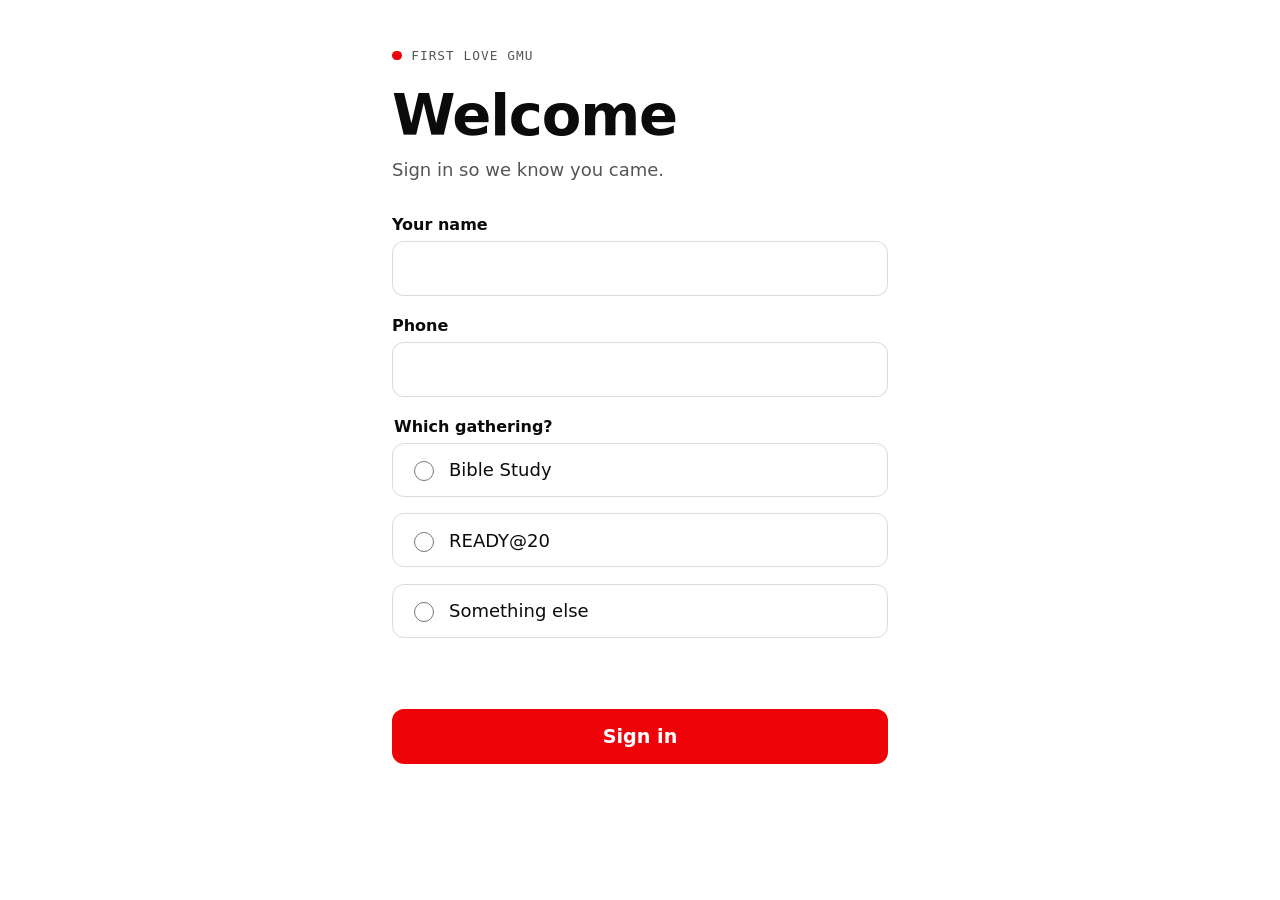
<file: door/index.html>
<!doctype html>
<html lang="en">
<head>
<meta charset="utf-8">
<meta name="viewport" content="width=device-width, initial-scale=1, viewport-fit=cover">
<meta name="robots" content="noindex">
<title>Welcome · First Love GMU</title>
<!--
  THE DOOR FORM (Kofi, 2026-11-06). A visitor at a First Love gathering signs themselves in: name,
  phone, which gathering. On submit they see a welcome, and nothing else: whether they registered on
  the website is matched inside the church's app, never shown here.

  It posts to NOVA's website-intake function as kind "arrival" with the public anon key, the same
  route as the RSVP and prayer forms: the function writes the arrival with the door as its source
  (dated today, New York), anon is granted nothing in the database, and the hidden "company" field
  is the honeypot. An idempotency key makes a double tap one arrival.
-->
<link rel="stylesheet" href="../explore/core.css">
<style>
  :root { color-scheme: light; }
  * { box-sizing: border-box; }
  body { margin: 0; min-height: 100vh; background: var(--paper, #fff); color: var(--ink, #0b0b0b); font-family: var(--f-display, system-ui), system-ui, sans-serif; -webkit-font-smoothing: antialiased; }
  main { max-width: 34rem; margin: 0 auto; padding: max(3rem, env(safe-area-inset-top)) 1.5rem 3rem; }
  .mark { display: flex; align-items: center; gap: .6rem; font-family: var(--f-mono, ui-monospace, monospace); font-size: .8rem; letter-spacing: .08em; color: var(--ink-2, #555); }
  .mark i { width: .6rem; height: .6rem; border-radius: 50%; background: var(--red, #EE0408); display: inline-block; }
  h1 { font-weight: 800; font-variation-settings: "wdth" 100; letter-spacing: -.02em; line-height: 1; font-size: clamp(2.6rem, 9vw, 3.6rem); margin: 1.5rem 0 .75rem; }
  p.lede { font-size: 1.125rem; line-height: 1.45; color: var(--ink-2, #555); margin: 0 0 2rem; }
  form { display: grid; gap: 1.25rem; }
  label, legend { display: block; font-weight: 600; font-size: 1rem; margin-bottom: .45rem; }
  input[type=text], input[type=tel] { width: 100%; font: inherit; font-size: 1.25rem; padding: .9rem 1rem; border: 1px solid var(--line, rgba(0,0,0,.14)); border-radius: 12px; background: #fff; color: inherit; }
  input:focus-visible { outline: 3px solid rgba(238,4,8,.35); outline-offset: 2px; border-color: var(--red, #EE0408); }
  fieldset { border: 0; padding: 0; margin: 0; }
  .choices { display: grid; gap: .6rem; }
  .choice { display: flex; align-items: center; gap: .75rem; padding: .9rem 1rem; border: 1px solid var(--line, rgba(0,0,0,.14)); border-radius: 12px; font-size: 1.125rem; font-weight: 500; cursor: pointer; }
  .choice input { width: 1.25rem; height: 1.25rem; accent-color: var(--red, #EE0408); }
  .choice:has(input:checked) { border-color: var(--ink, #0b0b0b); }
  .hp { position: absolute; left: -9999px; width: 1px; height: 1px; overflow: hidden; }
  button { font: inherit; font-weight: 700; font-size: 1.2rem; padding: 1rem 1.25rem; border: 0; border-radius: 12px; background: var(--red, #EE0408); color: #fff; cursor: pointer; }
  button:disabled { opacity: .6; cursor: default; }
  .why { color: var(--red, #c00); font-weight: 600; min-height: 1.5em; margin: 0; }
  .welcome { display: none; }
  .welcome h2 { font-weight: 800; letter-spacing: -.02em; line-height: 1.05; font-size: clamp(2.2rem, 8vw, 3rem); margin: 1.5rem 0 1rem; }
  .welcome p { font-size: 1.2rem; line-height: 1.5; color: var(--ink-2, #555); }
  .done .ask { display: none; }
  .done .welcome { display: block; }
  .again { background: none; color: var(--ink, #0b0b0b); border: 1px solid var(--line, rgba(0,0,0,.14)); font-weight: 600; font-size: 1rem; }
  @media (prefers-reduced-motion: no-preference) { .welcome { animation: rise .3s ease-out both; } @keyframes rise { from { opacity: 0; transform: translateY(6px); } } }
</style>
</head>
<body>
<main id="door">
  <div class="mark"><i></i> FIRST LOVE GMU</div>

  <section class="ask">
    <h1>Welcome</h1>
    <p class="lede">Sign in so we know you came.</p>
    <form id="door-form" novalidate>
      <div>
        <label for="name">Your name</label>
        <input id="name" name="name" type="text" autocomplete="name" maxlength="120" required>
      </div>
      <div>
        <label for="phone">Phone</label>
        <input id="phone" name="phone" type="tel" autocomplete="tel" inputmode="tel" maxlength="24" required>
      </div>
      <fieldset>
        <legend>Which gathering?</legend>
        <div class="choices">
          <label class="choice"><input type="radio" name="gathering" value="bible-study"> Bible Study</label>
          <label class="choice"><input type="radio" name="gathering" value="ready20"> READY@20</label>
          <label class="choice"><input type="radio" name="gathering" value="special"> Something else</label>
        </div>
      </fieldset>
      <div class="hp" aria-hidden="true"><label for="company">Company</label><input id="company" name="company" type="text" tabindex="-1" autocomplete="off"></div>
      <p class="why" id="why" role="alert"></p>
      <button type="submit" id="send">Sign in</button>
    </form>
  </section>

  <section class="welcome" aria-live="polite">
    <h2 id="hello">Welcome</h2>
    <p>We are glad you are here. Find a seat, and someone will say hello.</p>
    <button class="again" type="button" id="again">Sign in someone else</button>
  </section>
</main>
<script>
(function () {
  var URL_ = "https://fzcujrfopvlokpqigewh.supabase.co/functions/v1/website-intake";
  // The public anon key, the same one the site's RSVP and prayer forms send. It reaches the intake
  // function and nothing else: anon is granted nothing in the database.
  var KEY = "eyJhbGciOiJIUzI1NiIsInR5cCI6IkpXVCJ9.eyJpc3MiOiJzdXBhYmFzZSIsInJlZiI6ImZ6Y3VqcmZvcHZsb2twcWlnZXdoIiwicm9sZSI6ImFub24iLCJpYXQiOjE3ODc2OTE5NTMsImV4cCI6MjEwMzI2Nzk1M30.bMr5xfB7t65tyZslEVEwemTZhmDcs7tNwD86Fi0_C9k";
  // Sends for real only from the GitHub host the function accepts; anywhere else (a local preview),
  // or with ?send=off, it is a dry run.
  var LIVE = /^amokofdar-cmd\.github\.io$|(^|\.)mason360\.gmu\.edu$/.test(location.hostname);
  var DRY = !LIVE || new URLSearchParams(location.search).get("send") === "off";
  var main = document.getElementById("door"), form = document.getElementById("door-form");
  var why = document.getElementById("why"), send = document.getElementById("send");
  var first = function (n) { return (n.trim().split(/\s+/)[0] || "").slice(0, 40); };
  // One key per sign-in: a retry or a double tap sends the same key, so it lands once. A new key
  // after a welcome, or once the visitor changes what they typed.
  var key = null;
  var newKey = function () {
    var r = window.crypto && crypto.randomUUID ? crypto.randomUUID()
      : Date.now().toString(36) + "-" + Math.random().toString(36).slice(2, 12);
    return "door-" + r.replace(/[^A-Za-z0-9_-]/g, "");
  };
  form.addEventListener("input", function () { key = null; });

  form.addEventListener("submit", function (e) {
    e.preventDefault();
    why.textContent = "";
    var name = form.name.value.trim(), phone = form.phone.value.trim();
    var g = form.querySelector("input[name=gathering]:checked");
    if (!name) { why.textContent = "Your name, please."; form.name.focus(); return; }
    if (!phone) { why.textContent = "Your phone number, please."; form.phone.focus(); return; }
    if (!g) { why.textContent = "Which gathering are you at?"; return; }
    if (!key) key = newKey();
    var body = { kind: "arrival", name: name, phone: phone, gathering_key: g.value, idempotency_key: key, company: form.company.value };
    send.disabled = true; send.textContent = "Signing in…";
    var done = function () {
      document.getElementById("hello").textContent = "Welcome, " + first(name);
      main.classList.add("done"); form.reset(); key = null; send.disabled = false; send.textContent = "Sign in";
    };
    if (DRY) { console.info("[First Love] door form dry run, not sent"); done(); return; }
    fetch(URL_, { method: "POST", headers: { "Content-Type": "application/json", apikey: KEY, Authorization: "Bearer " + KEY }, body: JSON.stringify(body) })
      .then(function (r) { return r.json().catch(function () { return {}; }).then(function (j) { return { status: r.status, why: j && j.error }; }); },
            function () { return { status: 0 }; })
      .then(function (res) {
        if (res.status === 201) { done(); return; }
        send.disabled = false; send.textContent = "Sign in";
        why.textContent = res.status === 400 && res.why ? res.why.charAt(0).toUpperCase() + res.why.slice(1) + "." : "That did not go through. Please try again.";
      });
  });
  document.getElementById("again").addEventListener("click", function () { main.classList.remove("done"); form.name.focus(); });
})();
</script>
</body>
</html>
</file>
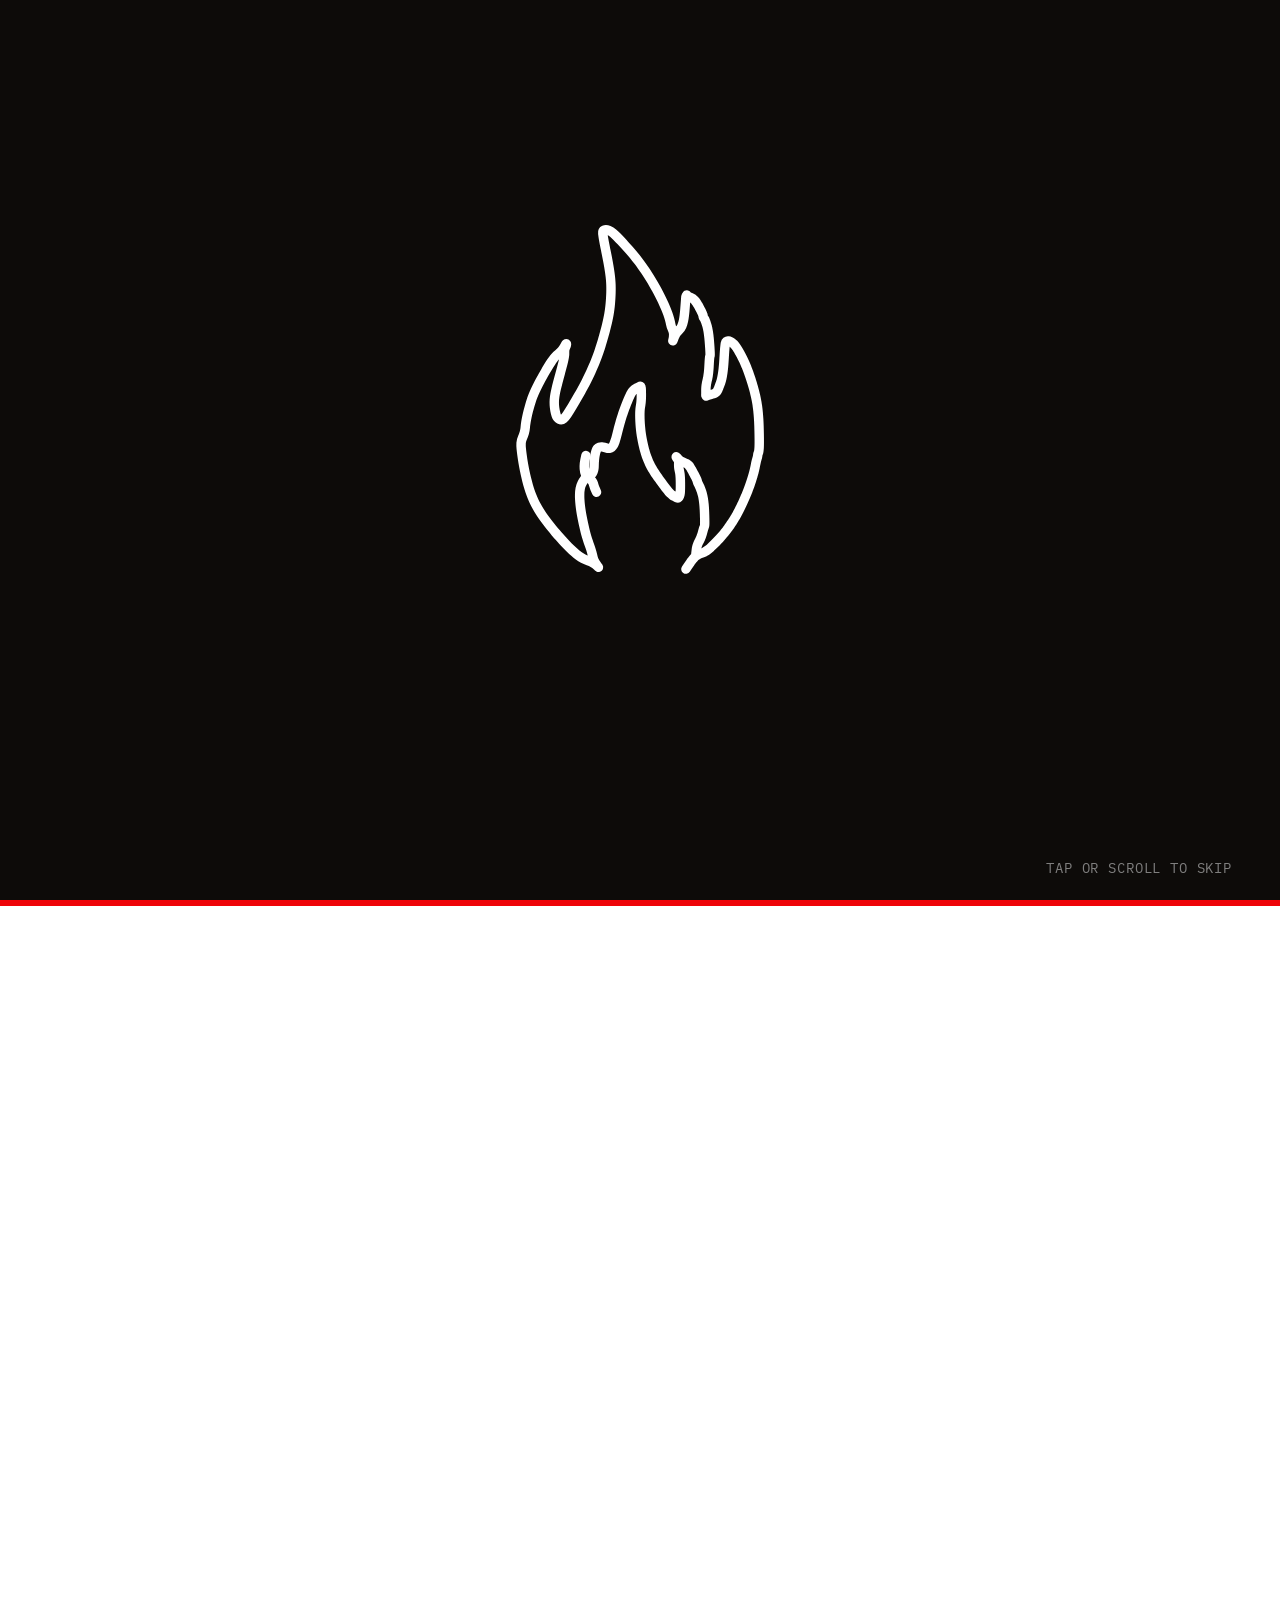
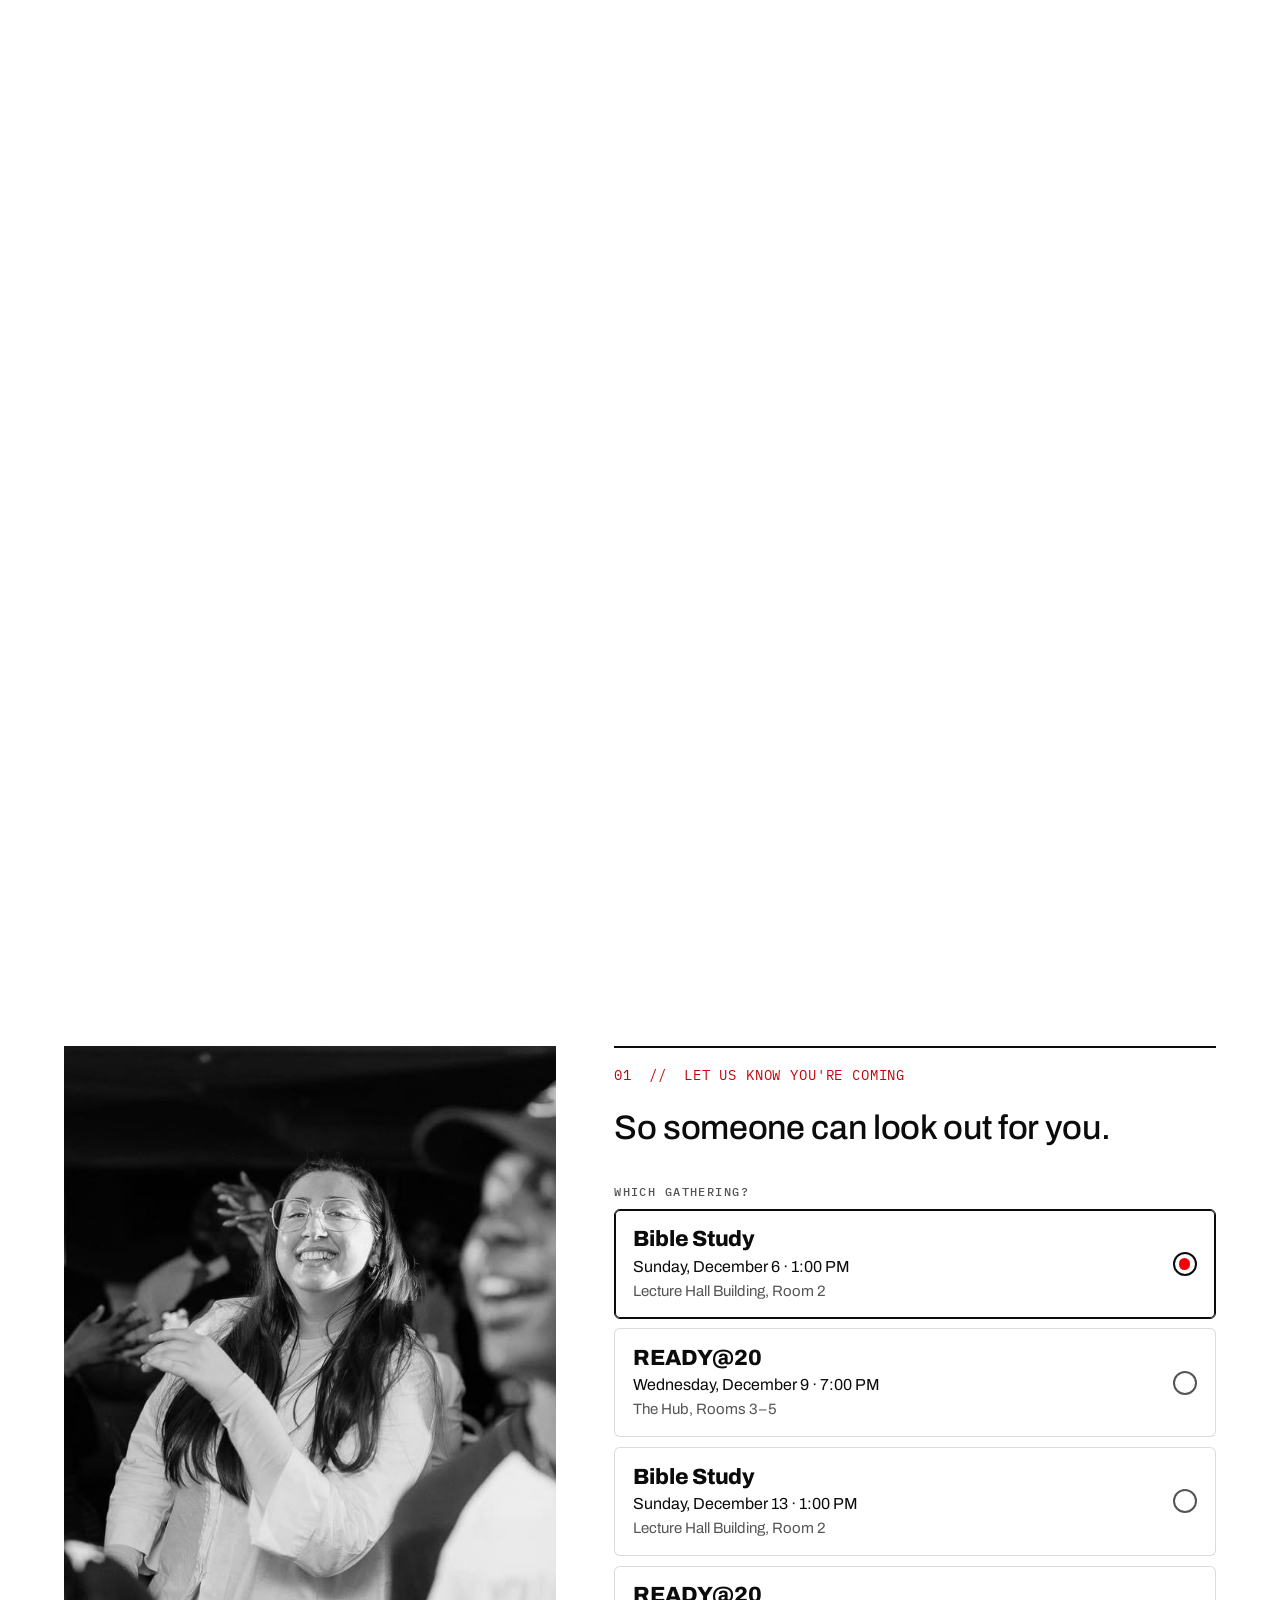
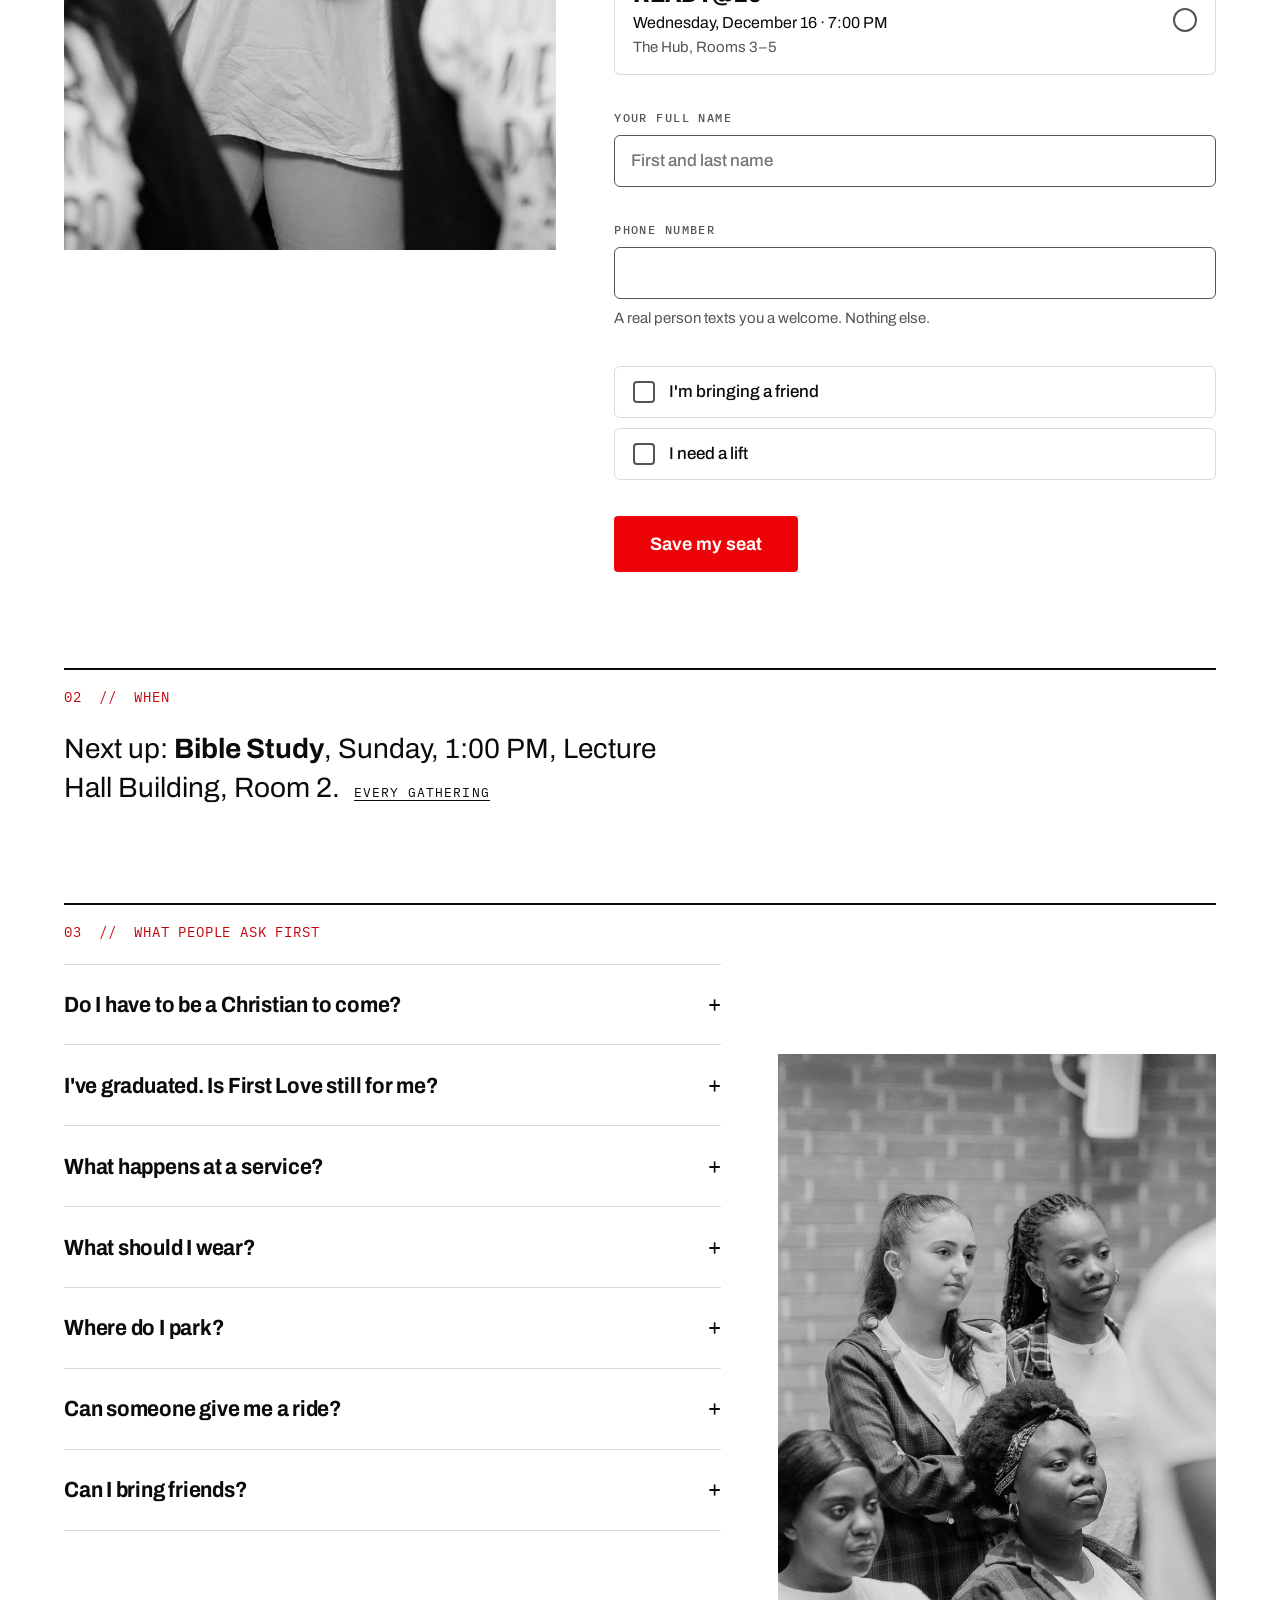
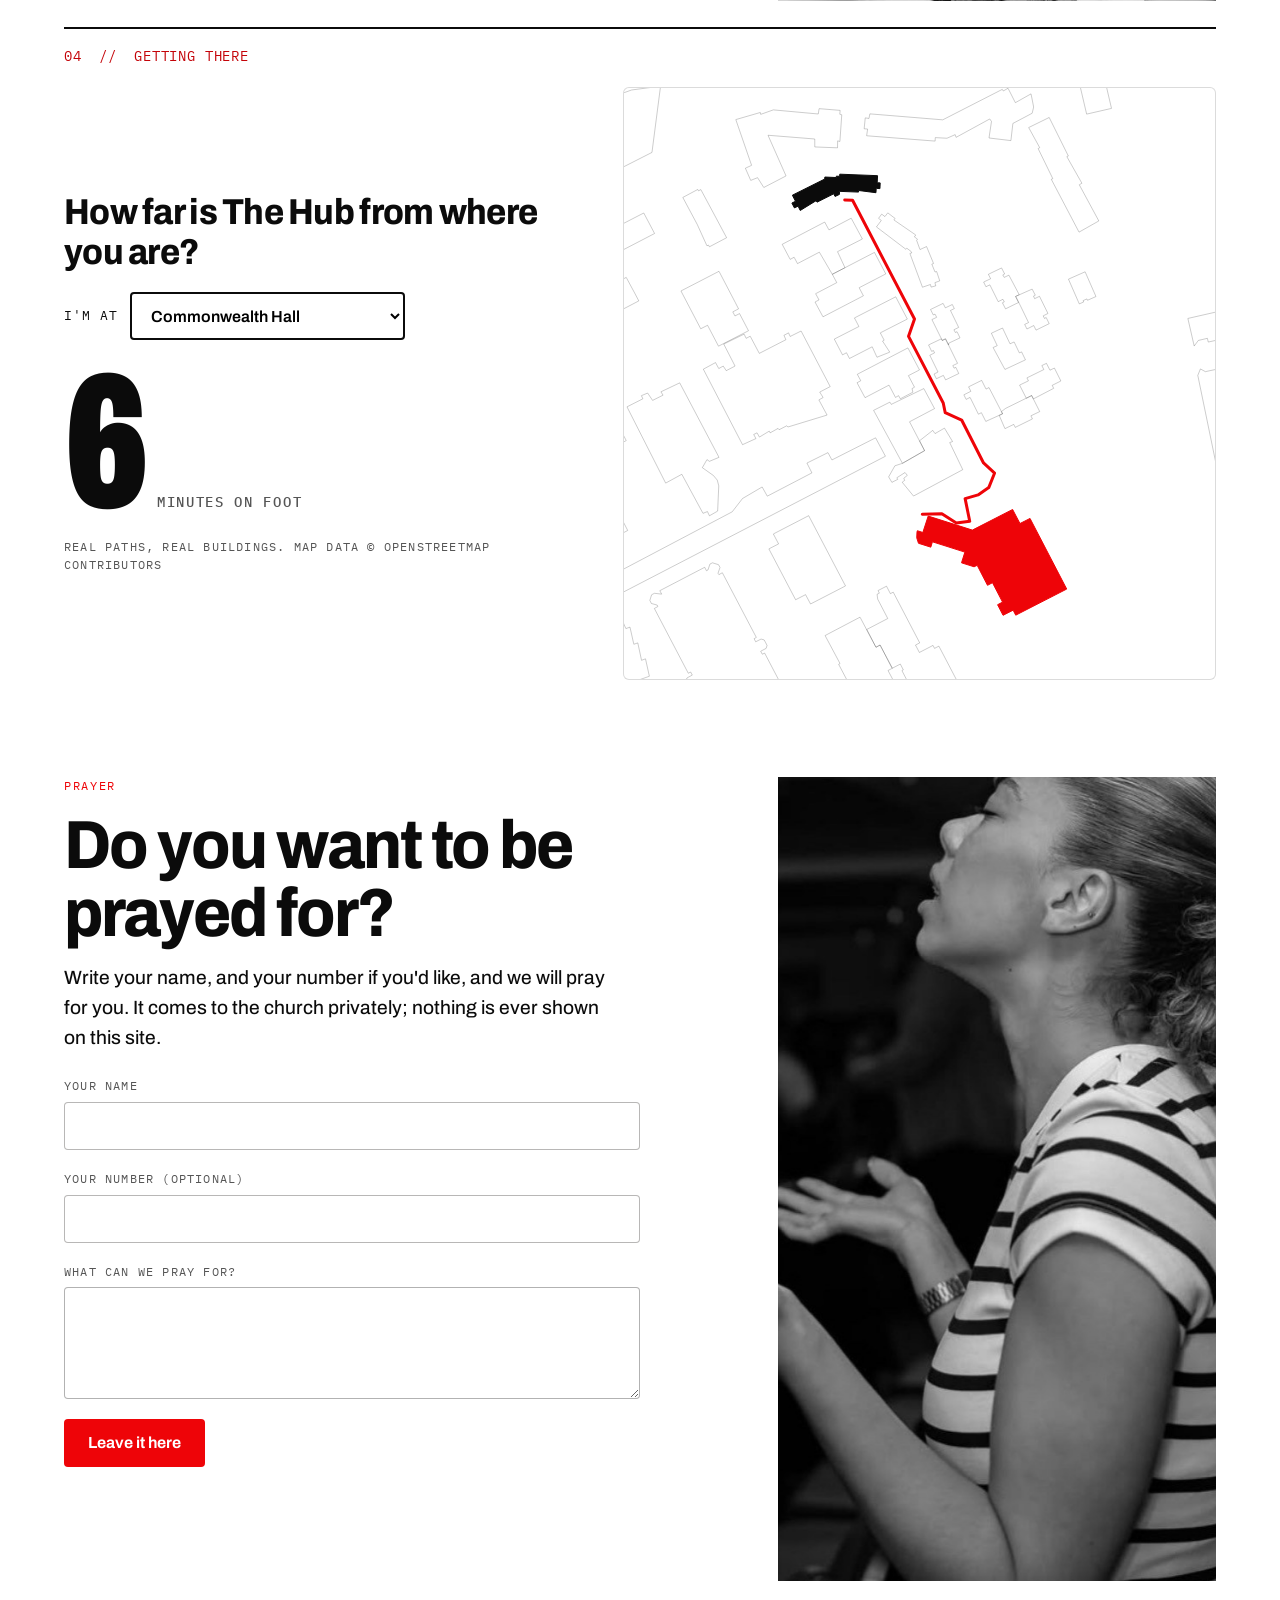
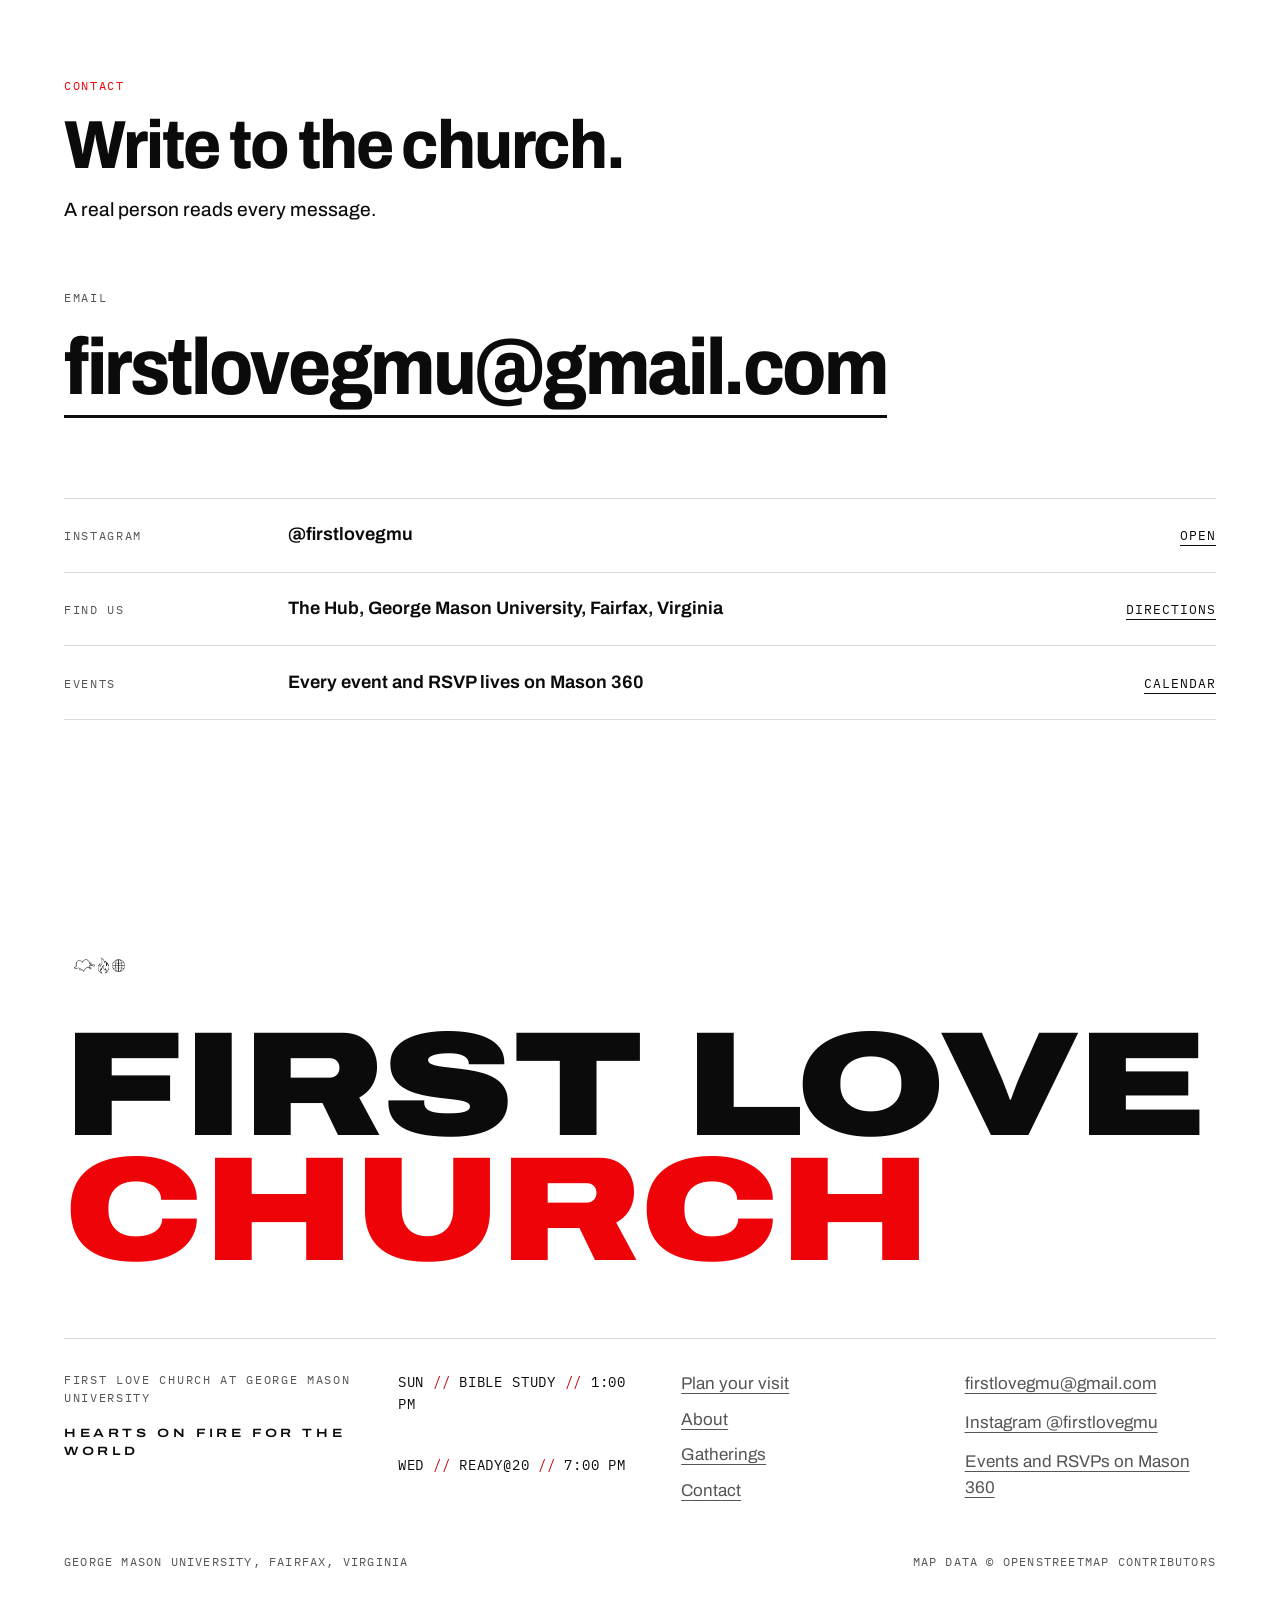
<file: site/index.html>
<!doctype html>
<html lang="en"><head><meta charset="utf-8"><meta name="viewport" content="width=device-width, initial-scale=1, viewport-fit=cover">
<title>First Love Church · Church on Campus</title>
<link rel="icon" type="image/png" href="../logos/web/mark-heart.png">
<link rel="stylesheet" href="vendor/lenis.css">
<link rel="stylesheet" href="../explore/core.css?v=1ff1ee07">
<link rel="stylesheet" href="site.css?v=1ff1ee07">
</head>
<body style="margin:0;background:#0D0B09">
<div class="m360"><div><b>Mason360</b> First Love Church</div></div>
<div class="fl site">
<nav class="nav" aria-label="First Love Church">
  <div class="nav__in">
    <a class="nav__mark" href="index.html"><img src="../logos/web/mark-heart.png" alt="">First Love Church</a>
    <button class="nav__toggle" type="button" aria-expanded="false" aria-controls="menu" aria-label="Open the menu"><span></span><span></span><span></span></button>
    <div class="nav__links">
      <a href="index.html">Home</a><a href="about.html">About</a><a href="gatherings.html">Gatherings</a><a href="index.html#contact">Contact</a>
      <a href="index.html#visit">Plan your visit</a>
    </div>
  </div>
</nav>
<div class="menu" id="menu" role="dialog" aria-modal="true" aria-label="Menu" hidden>
  <div class="menu__top">
    <a class="menu__mark" href="index.html">First Love <span class="red">Church</span></a>
    <button class="menu__close" type="button" aria-label="Close the menu"><span></span><span></span></button>
  </div>
  <nav class="menu__links" aria-label="Pages">
    <a href="index.html">Home</a><a href="about.html">About</a><a href="gatherings.html">Gatherings</a><a href="index.html#contact">Contact</a><a href="index.html#visit">Plan your visit</a>
  </nav>
  <figure class="menu__ph"><img src="img/photo/IMG_5612.jpg" alt="" loading="lazy" style="object-position:50% 35%"></figure>
</div>
<!-- HOME · title: First Love Church · Church on Campus -->
<!-- Revision 35: the invitation in five movements. intro + hero → the declaration → the explanation →
     the people and the way in (map, cross) → plan your visit → the ember close. Home routes; Gatherings hosts. -->
<div class="ent" data-sec="entrance" data-frames="../explore/frames/" role="img" aria-label="First Love Church: Hearts on Fire for the World">
  <canvas aria-hidden="true"></canvas>
  <div class="ent__lock" aria-hidden="true">
    <p class="ent__line"><span class="w">Hearts</span> <span class="w">on</span> <span class="w">Fire</span> <br class="ent__br"><span class="w">for</span> <span class="w">the</span> <span class="w">World.</span></p>
    <p class="ent__id"><span class="t-spec">First Love Church</span><span class="t-spec"><span class="sep">//</span>Church on Campus</span></p>
  </div>
  <p class="ent__hint t-spec" aria-hidden="true">Tap or scroll to skip</p>
</div>

<!-- 1. the opening: ONE unit (Revision 37). The declaration, with its explanation attached directly beneath it:
     one statement, one explanation, one breath. The banner already carries the name and the heart. -->
<section class="opening" data-sec="opening" aria-labelledby="open-t">
  <div class="opening__in">
    <h1 class="opening__type" id="open-t"><span class="wm"><span class="coc__l1 photo-type" style="background-image:url(img/photo/IMG_5649.jpg)">Church</span></span><span class="wm"><span class="coc__l2 red">on Campus</span></span></h1>
    <figure class="op__ph op__ph1" aria-hidden="true"><img src="img/photo/IMG_5595.jpg" alt="" loading="lazy" style="object-position:50% 30%"></figure>
    <p class="opening__say">First Love Church is a church of students and graduates at George Mason, bringing students and graduates to know God. Every week we meet on campus to worship, to hear the Word of God and to pray for one another; then we go back to our classes, our halls and our friends, and we tell people about Jesus.</p>
  </div>
</section>



<section class="kbn" data-sec="kbn" data-stops="9,10,22,23" aria-labelledby="known-t">
  <div class="kbn__pin">
    <div class="kbn__head wrap"><h2 id="known-t">Known by <span class="red">name.</span></h2></div>
    <div class="kbn__view cross" style="aspect-ratio:7.600 / 9.700"><div class="kbn__wall"><figure class="kbn__t" data-i="0" style="left:30.03%;top:0.42%;width:12.80%;height:13.03%;--rot:-0.13deg"><img src="img/photo/tile-01.jpg" alt="" loading="lazy" decoding="sync"></figure><figure class="kbn__t" data-i="1" style="left:43.72%;top:0.29%;width:12.39%;height:12.62%;--rot:0.70deg"><img src="img/photo/tile-02.jpg" alt="" loading="lazy" decoding="sync"></figure><figure class="kbn__t" data-i="2" style="left:57.06%;top:0.38%;width:12.76%;height:12.99%;--rot:-0.48deg"><img src="img/photo/tile-03.jpg" alt="" loading="lazy" decoding="sync"></figure><figure class="kbn__t" data-i="3" style="left:1.41%;top:14.57%;width:12.71%;height:12.94%;--rot:0.69deg"><img src="img/photo/tile-04.jpg" alt="" loading="lazy" decoding="sync"></figure><figure class="kbn__t" data-i="4" style="left:15.03%;top:14.92%;width:12.71%;height:12.95%;--rot:0.21deg"><img src="img/photo/tile-05.jpg" alt="" loading="lazy" decoding="sync"></figure><figure class="kbn__t" data-i="5" style="left:28.98%;top:14.72%;width:12.83%;height:13.07%;--rot:0.67deg"><img src="img/photo/tile-06.jpg" alt="" loading="lazy" decoding="sync"></figure><figure class="kbn__t" data-i="6" style="left:44.41%;top:14.72%;width:12.33%;height:12.56%;--rot:-0.87deg"><img src="img/photo/tile-07.jpg" alt="" loading="lazy" decoding="sync"></figure><figure class="kbn__t" data-i="7" style="left:58.08%;top:14.39%;width:12.38%;height:12.60%;--rot:-0.25deg"><img src="img/photo/tile-08.jpg" alt="" loading="lazy" decoding="sync"></figure><figure class="kbn__t" data-i="8" style="left:72.84%;top:14.67%;width:12.62%;height:12.85%;--rot:1.04deg"><img src="img/photo/tile-09.jpg" alt="" loading="lazy" decoding="sync"></figure><figure class="kbn__t" data-i="9" style="left:86.23%;top:14.98%;width:12.84%;height:13.08%;--rot:0.48deg"><img src="img/photo/tile-10.jpg" alt="" loading="lazy" decoding="sync"></figure><figure class="kbn__t" data-i="10" style="left:1.26%;top:29.36%;width:13.13%;height:13.37%;--rot:-0.71deg"><img src="img/photo/tile-11.jpg" alt="" loading="lazy" decoding="sync"></figure><figure class="kbn__t" data-i="11" style="left:15.43%;top:28.71%;width:12.49%;height:12.73%;--rot:1.02deg"><img src="img/photo/tile-12.jpg" alt="" loading="lazy" decoding="sync"></figure><figure class="kbn__t" data-i="12" style="left:28.51%;top:28.55%;width:13.08%;height:13.32%;--rot:1.00deg"><img src="img/photo/tile-13.jpg" alt="" loading="lazy" decoding="sync"></figure><figure class="kbn__t" data-i="13" style="left:43.93%;top:29.12%;width:13.12%;height:13.36%;--rot:0.62deg"><img src="img/photo/tile-14.jpg" alt="" loading="lazy" decoding="sync"></figure><figure class="kbn__t" data-i="14" style="left:57.57%;top:29.32%;width:12.52%;height:12.75%;--rot:0.92deg"><img src="img/photo/tile-15.jpg" alt="" loading="lazy" decoding="sync"></figure><figure class="kbn__t" data-i="15" style="left:72.41%;top:28.38%;width:13.11%;height:13.35%;--rot:-0.78deg"><img src="img/photo/tile-16.jpg" alt="" loading="lazy" decoding="sync"></figure><figure class="kbn__t" data-i="16" style="left:86.11%;top:28.64%;width:12.65%;height:12.89%;--rot:-0.74deg"><img src="img/photo/tile-17.jpg" alt="" loading="lazy" decoding="sync"></figure><figure class="kbn__t" data-i="17" style="left:29.45%;top:43.13%;width:12.70%;height:12.93%;--rot:-0.80deg"><img src="img/photo/tile-18.jpg" alt="" loading="lazy" decoding="sync"></figure><figure class="kbn__t" data-i="18" style="left:44.24%;top:44.13%;width:12.27%;height:12.50%;--rot:-0.72deg"><img src="img/photo/tile-19.jpg" alt="" loading="lazy" decoding="sync"></figure><figure class="kbn__t" data-i="19" style="left:56.76%;top:43.21%;width:12.82%;height:13.06%;--rot:-0.40deg"><img src="img/photo/tile-20.jpg" alt="" loading="lazy" decoding="sync"></figure><figure class="kbn__t" data-i="20" style="left:29.54%;top:57.91%;width:13.05%;height:13.29%;--rot:0.71deg"><img src="img/photo/tile-21.jpg" alt="" loading="lazy" decoding="sync"></figure><figure class="kbn__t" data-i="21" style="left:43.37%;top:58.12%;width:12.76%;height:13.00%;--rot:0.68deg"><img src="img/photo/tile-22.jpg" alt="" loading="lazy" decoding="sync"></figure><figure class="kbn__t" data-i="22" style="left:57.28%;top:57.96%;width:12.29%;height:12.52%;--rot:0.93deg"><img src="img/photo/tile-23.jpg" alt="" loading="lazy" decoding="sync"></figure><figure class="kbn__t" data-i="23" style="left:29.92%;top:72.43%;width:12.50%;height:12.73%;--rot:-0.29deg"><img src="img/photo/tile-24.jpg" alt="" loading="lazy" decoding="sync"></figure><figure class="kbn__t" data-i="24" style="left:44.17%;top:72.56%;width:12.70%;height:12.93%;--rot:-0.27deg"><img src="img/photo/tile-25.jpg" alt="" loading="lazy" decoding="sync"></figure><figure class="kbn__t" data-i="25" style="left:57.44%;top:72.53%;width:12.38%;height:12.61%;--rot:0.35deg"><img src="img/photo/tile-26.jpg" alt="" loading="lazy" decoding="sync"></figure><figure class="kbn__t" data-i="26" style="left:30.56%;top:86.60%;width:13.16%;height:13.40%;--rot:0.99deg"><img src="img/photo/tile-27.jpg" alt="" loading="lazy" decoding="sync"></figure><figure class="kbn__t" data-i="27" style="left:43.31%;top:86.59%;width:12.64%;height:12.88%;--rot:1.01deg"><img src="img/photo/tile-28.jpg" alt="" loading="lazy" decoding="sync"></figure><figure class="kbn__t" data-i="28" style="left:57.86%;top:87.14%;width:12.40%;height:12.63%;--rot:-0.80deg"><img src="img/photo/tile-29.jpg" alt="" loading="lazy" decoding="sync"></figure><p class="kbn__n right" data-for="9" style="left:100.13%;top:21.52%"><span>Christian</span><svg class="kbn__arrow" viewBox="0 0 60 34" aria-hidden="true"><path d="M3 9 C 20 2, 40 6, 52 22"/><path d="M41 21 L 53 23 L 51 11"/></svg></p><p class="kbn__n left" data-for="10" style="right:99.79%;top:36.05%"><span>Jessica</span><svg class="kbn__arrow" viewBox="0 0 60 34" aria-hidden="true"><path d="M3 9 C 20 2, 40 6, 52 22"/><path d="M41 21 L 53 23 L 51 11"/></svg></p><p class="kbn__n right" data-for="22" style="left:70.62%;top:64.22%"><span>Zach</span><svg class="kbn__arrow" viewBox="0 0 60 34" aria-hidden="true"><path d="M3 9 C 20 2, 40 6, 52 22"/><path d="M41 21 L 53 23 L 51 11"/></svg></p><p class="kbn__n left" data-for="23" style="right:71.13%;top:78.80%"><span>Wenwu</span><svg class="kbn__arrow" viewBox="0 0 60 34" aria-hidden="true"><path d="M3 9 C 20 2, 40 6, 52 22"/><path d="M41 21 L 53 23 L 51 11"/></svg></p></div></div>
    <div class="wrap kbn__care">
      <h3>Everybody is important here.</h3>
      <p class="t-prose">You are not just a number. Here you will be known by name and cared for: someone learns your name, prays for you, and walks with you as you come to know God.</p>
    </div>
  </div>
</section>

<!-- 01: the form, right under "Your first time" (Revision 58), one decision at a time (Revision 40.4) -->
<section class="section rsvp" id="visit" aria-labelledby="seat-t"><span id="rsvp"></span>
  <div class="wrap">
    <div class="duo duo--left duo--sticky duo--form"><figure class="duo__ph"><img src="img/photo/IMG_5592.jpg" alt="" loading="lazy" style="object-position:50% 35%"></figure><div class="duo__text">
    <div class="seats" data-sec="seats">
      <p class="visit__n t-spec">01 <span class="sep">//</span> Let us know you're coming</p>
      <form class="vform" data-seats novalidate>
        <h2 class="vform__lead" id="seat-t">So someone can look out for you.</h2>
        <fieldset class="vform__group">
          <legend class="vform__label">Which gathering?</legend>
          <div class="gpick" data-gatherings></div>
        </fieldset>
        <div class="vform__field"><label class="vform__label" for="v-n">Your full name</label><input id="v-n" name="name" autocomplete="name" placeholder="First and last name"></div>
        <div class="vform__field"><label class="vform__label" for="v-p">Phone number</label><input id="v-p" name="phone" type="tel" autocomplete="tel"><span class="vform__hint">A real person texts you a welcome. Nothing else.</span></div>
        <div class="vform__opts">
          <label class="vopt"><input type="checkbox" name="friend"><span class="vopt__box" aria-hidden="true"></span><span>I'm bringing a friend</span></label>
          <label class="vopt"><input type="checkbox" name="lift"><span class="vopt__box" aria-hidden="true"></span><span>I need a lift</span></label>
        </div>
        <div class="form__hp" hidden aria-hidden="true" style="display:none"><label>Company <input name="company" tabindex="-1" autocomplete="off" value=""></label></div>
        <button class="send vform__send" type="submit">Save my seat</button>
        <p class="vform__hint form__err" role="alert" hidden style="color:var(--red)"></p>
      </form>
    </div>
    </div></div>
    <div class="seated" role="dialog" aria-modal="true" aria-labelledby="seated-t">
      <div class="congregation small"></div>
      <p class="seated__say" id="seated-t">Your seat is saved.</p>
      <p class="t-spec seated__spec"></p>
      <div class="seated__acts"><button class="seated__m360" type="button">Now register on Mason 360 too</button><button class="seated__save" type="button">Save the seat image</button><button class="seated__close" type="button">Close</button></div>
    </div>
  </div>
</section>

<section class="section visit visit--more" aria-label="More for your first visit">
  <div class="wrap">
    <div class="visit__step" data-sec="nextline">
      <p class="visit__n t-spec">02 <span class="sep">//</span> When</p>
      <p class="visit__next">Next up: <b class="nl__what">Bible Study</b>, <span class="nl__when">Sunday, 1:00 PM</span>, <span class="nl__where">Lecture Hall Building, Room 2</span>. <a class="mono-link" href="gatherings.html">Every gathering</a></p>
    </div>

    <div class="visit__step">
      <p class="visit__n t-spec">03 <span class="sep">//</span> What people ask first</p>
      <div class="duo duo--faq"><div class="duo__text"><div data-faq="believe,happens,wear,park,lift,friends,grads"></div></div><figure class="duo__ph"><img src="img/photo/IMG_5636.jpg" alt="" loading="lazy" style="object-position:50% 30%"></figure></div>
    </div>

    <div class="visit__step" data-sec="walk" data-map="data/campus.json">
      <p class="visit__n t-spec">04 <span class="sep">//</span> Getting there</p>
      <div class="walk">
        <div>
          <h3 class="walk__q" id="walk-t">How far is The Hub from where you are?</h3>
          <label class="walk__pick">I'm at <select aria-label="Where you are on campus"></select></label>
          <p class="walk__min"><span class="walk__num">0</span><small>minutes on foot</small></p>
          <p class="t-ref" style="margin-top:1rem">Real paths, real buildings. Map data © OpenStreetMap contributors</p>
        </div>
        <div class="walk__map" aria-hidden="true"></div>
      </div>
    </div>

  </div>
</section>

<!-- 2026-11-03 trims: the Contact page, folded into Home: prayer, then how to reach the church -->
<section class="section pray-sec" id="pray" aria-labelledby="pray-t">
  <div class="wrap duo duo--sticky duo--form"><div class="duo__text pray">
    <div class="shead" style="margin:0"><p class="t-kicker red">Prayer</p><h2 id="pray-t">Do you want to be prayed for?</h2>
      <p class="t-prose">Write your name, and your number if you'd like, and we will pray for you. It comes to the church privately; nothing is ever shown on this site.</p></div>
    <form class="form" novalidate aria-labelledby="pray-t">
      <div class="form__fields" style="display:grid;gap:1.25rem">
        <div class="field"><label for="pr-n">Your name</label><input id="pr-n" name="name" autocomplete="name"></div>
        <div class="field"><label for="pr-p">Your number (optional)</label><input id="pr-p" name="phone" type="tel" autocomplete="tel"></div>
        <div class="field"><label for="pr-r">What can we pray for?</label><textarea id="pr-r" name="request"></textarea></div>
        <div class="form__hp" hidden aria-hidden="true" style="display:none"><label>Company <input name="company" tabindex="-1" autocomplete="off" value=""></label></div>
        <button class="send" type="submit">Leave it here</button>
        <p class="vform__hint form__err" role="alert" hidden style="color:var(--red)"></p>
      </div>
      <p class="pray__done" role="status">We are praying for you.</p>
    </form>
  </div><figure class="duo__ph"><img src="img/photo/IMG_5657.jpg" alt="" loading="lazy" style="object-position:50% 35%"></figure></div>
</section>

<section class="section contact-sec" id="contact" aria-labelledby="contact-t">
  <div class="wrap">
    <div class="shead"><p class="t-kicker red">Contact</p><h2 id="contact-t">Write to the church.</h2><p class="t-prose">A real person reads every message.</p></div>
    <p class="t-kicker" style="margin-bottom:1.25rem">Email</p>
    <a class="contact__mail" data-fl-href="links.email" href="#" data-fl="email">firstlovegmu@gmail.com</a>
    <ul class="rows" style="margin-top:clamp(3rem,7vw,5rem)">
      <li><span class="t-kicker">Instagram</span><strong data-fl="handle">@firstlovegmu</strong><a class="mono-link" data-fl-href="links.instagram" href="#" target="_blank" rel="noopener">Open</a></li>
      <li><span class="t-kicker">Find us</span><strong>The Hub, George Mason University, Fairfax, Virginia</strong><a class="mono-link" data-fl-href="links.directions" href="#" target="_blank" rel="noopener">Directions</a></li>
      <li><span class="t-kicker">Events</span><strong>Every event and RSVP lives on Mason 360</strong><a class="mono-link" data-fl-href="links.mason360Events" href="#">Calendar</a></li>
    </ul>
  </div>
</section>

<footer class="foot">
  <div class="wrap">
    <div class="foot__lock"><img class="foot__trio" src="../logos/web/hearts-on-fire.png" alt="First Love Church: heart, flame and globe"></div>
    <p class="foot__big" aria-label="First Love Church"><span>First Love</span><span class="red">Church</span></p>
    <div class="foot__cols">
      <div>
        <p class="t-kicker">First Love Church at George Mason University</p>
        <p class="foot__line">Hearts on Fire for the World</p>
      </div>
      <ul>
        <li><span class="t-spec">Sun<span class="sep">//</span>Bible Study<span class="sep">//</span>1:00 PM</span></li>
        <li><span class="t-spec">Wed<span class="sep">//</span>READY@20<span class="sep">//</span>7:00 PM</span></li>
      </ul>
      <ul><li><a href="index.html#visit">Plan your visit</a></li><li><a href="about.html">About</a></li><li><a href="gatherings.html">Gatherings</a></li><li><a href="index.html#contact">Contact</a></li></ul>
      <ul>
        <li><a data-fl-href="links.email" href="#" data-fl="email">firstlovegmu@gmail.com</a></li>
        <li><a data-fl-href="links.instagram" href="#" target="_blank" rel="noopener">Instagram @firstlovegmu</a></li>
        <li><a data-fl-href="links.mason360Events" href="#">Events and RSVPs on Mason 360</a></li>
      </ul>
    </div>
    <div class="foot__base"><p class="t-ref">George Mason University, Fairfax, Virginia</p><p class="t-ref">Map data © OpenStreetMap contributors</p></div>
  </div>
</footer>
</div>
<script src="vendor/gsap.min.js"></script>
<script src="vendor/ScrollTrigger.min.js"></script>
<script src="vendor/lenis.min.js"></script>
<script src="../explore/core.js?v=1ff1ee07"></script>
<script src="site.js?v=1ff1ee07"></script>
</body></html>
</file>
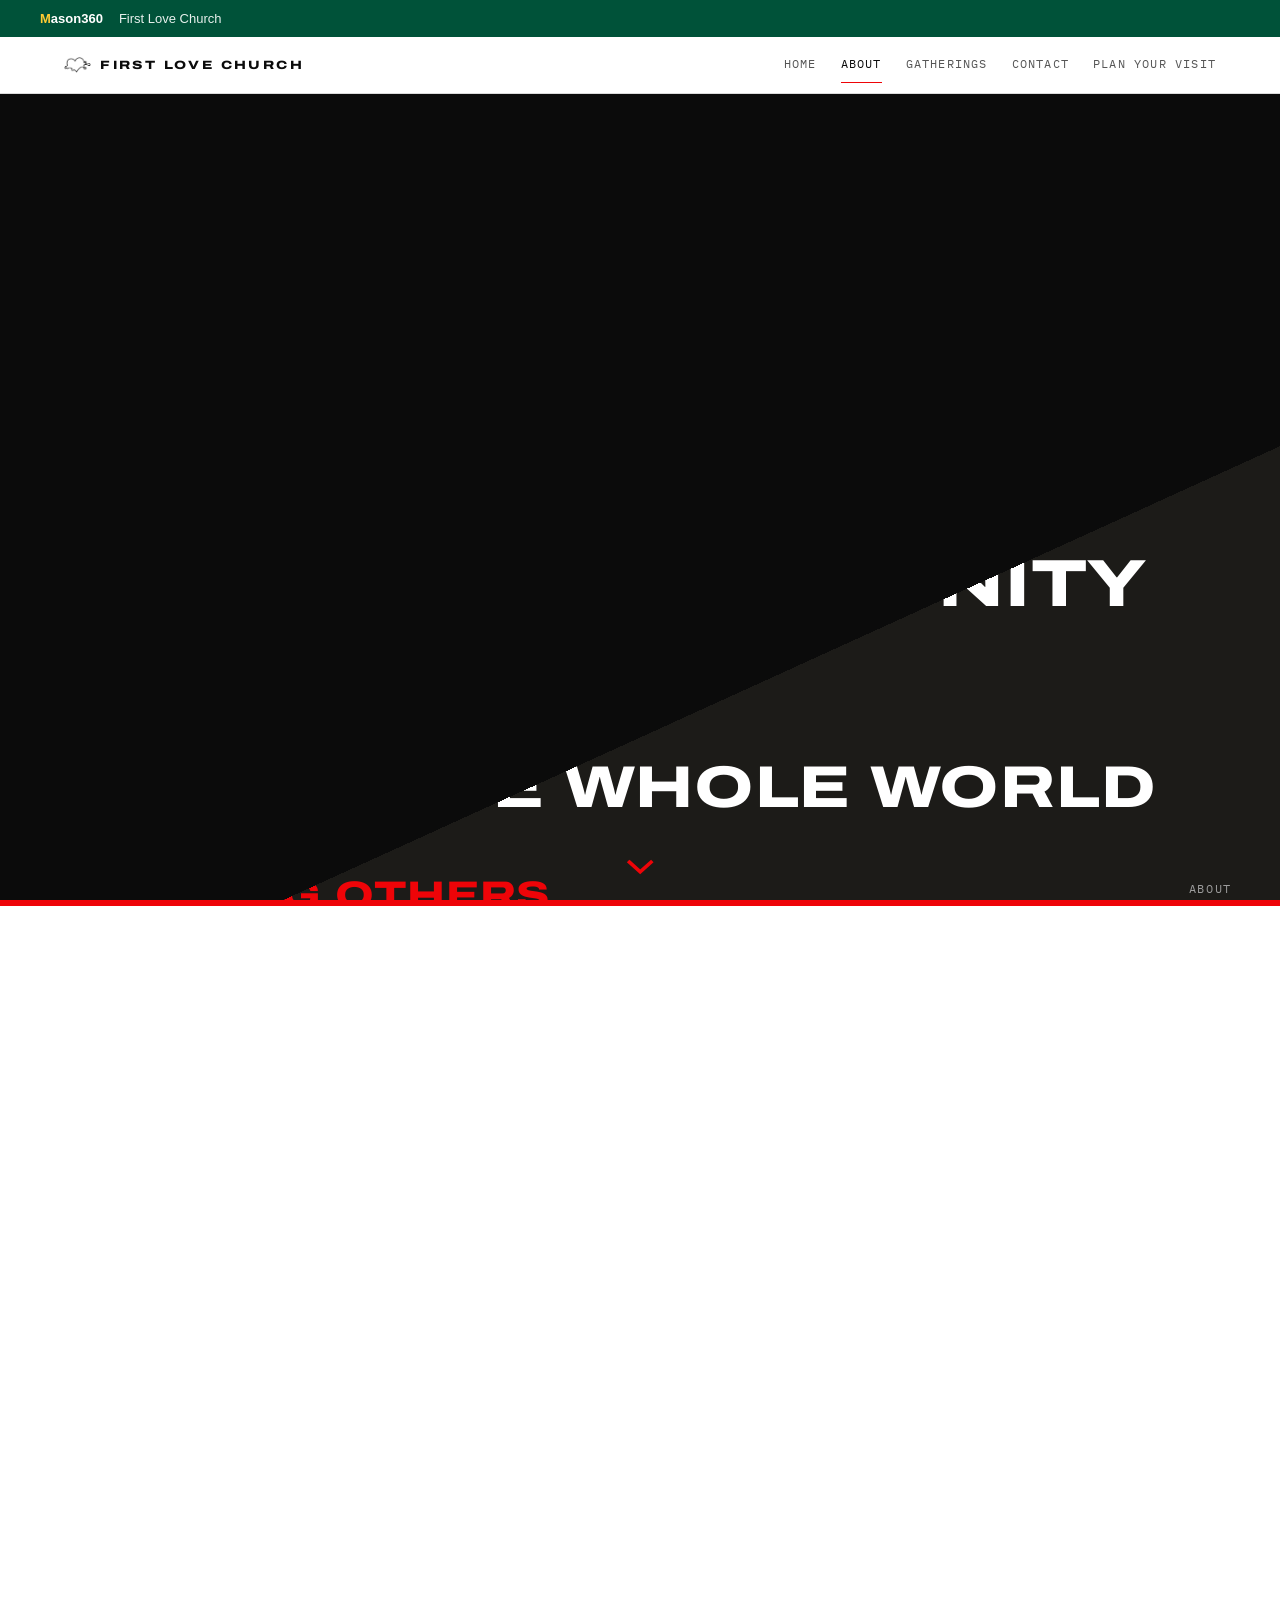
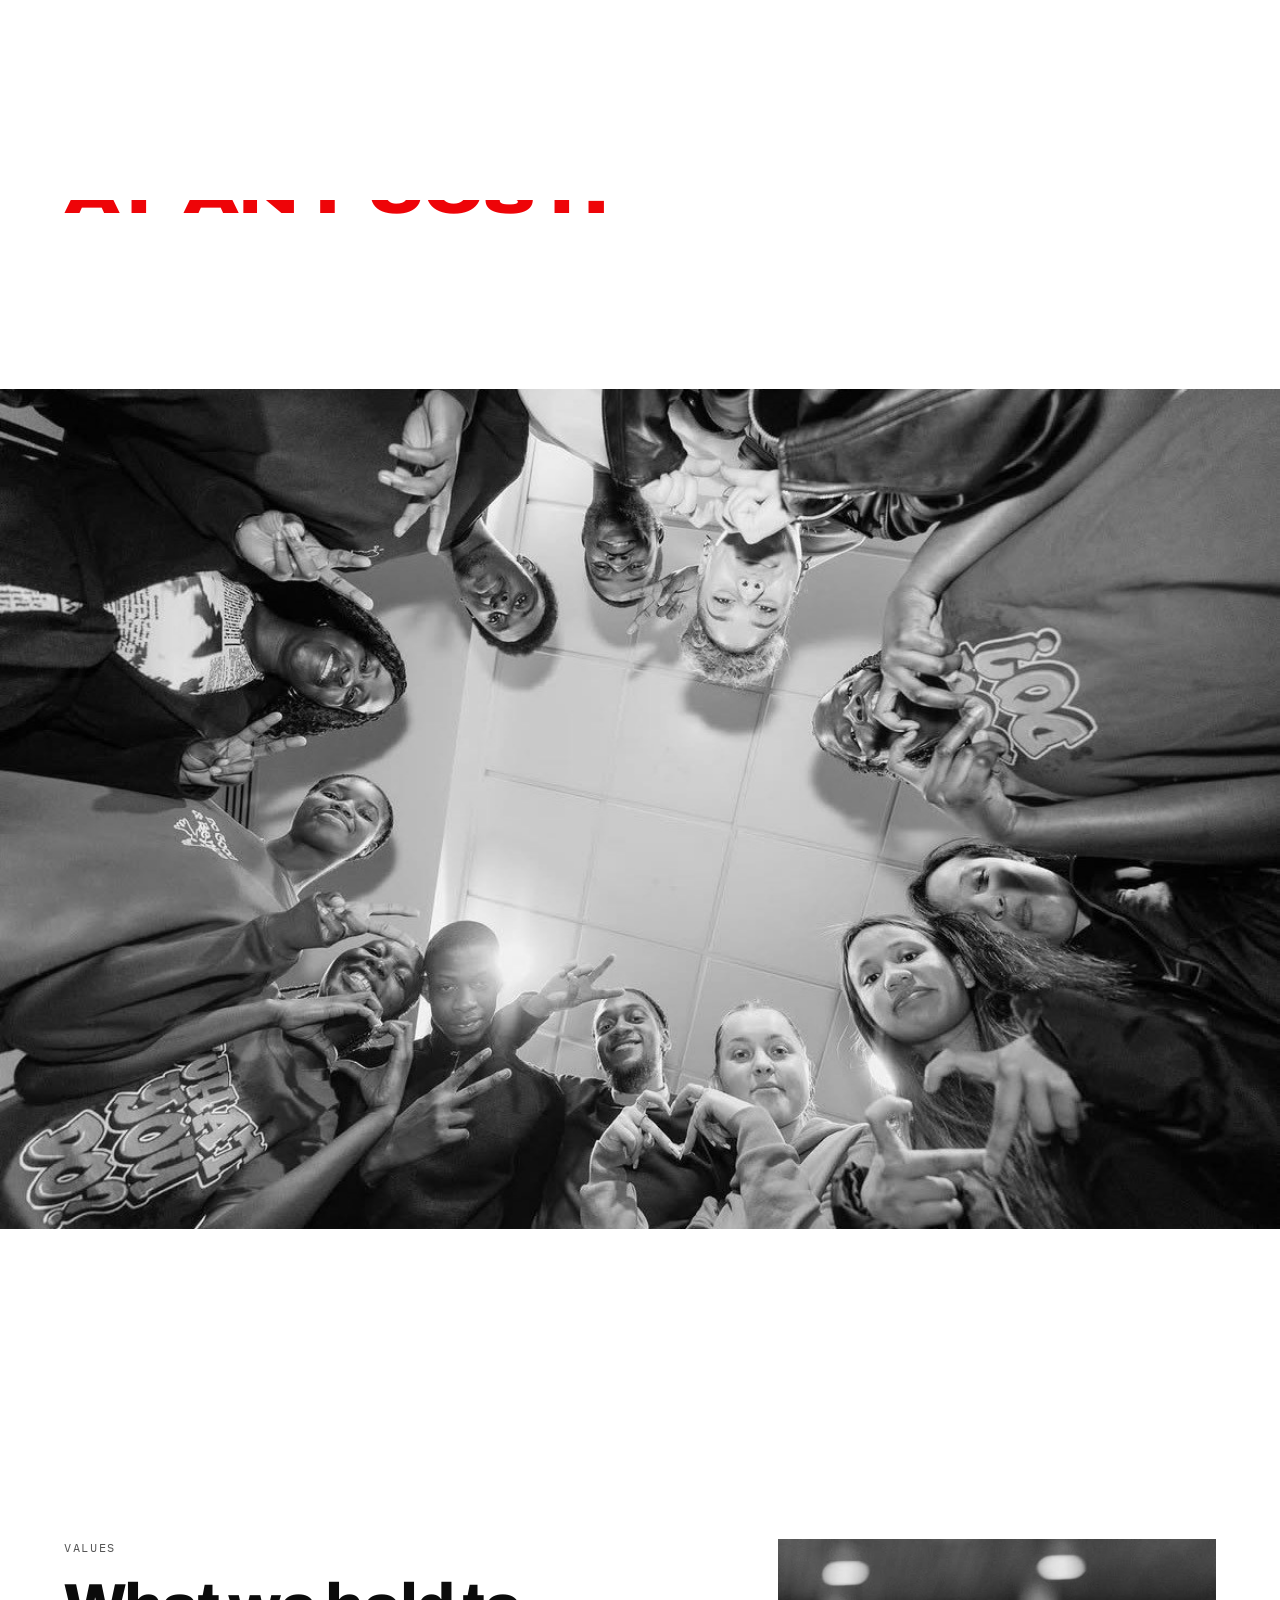
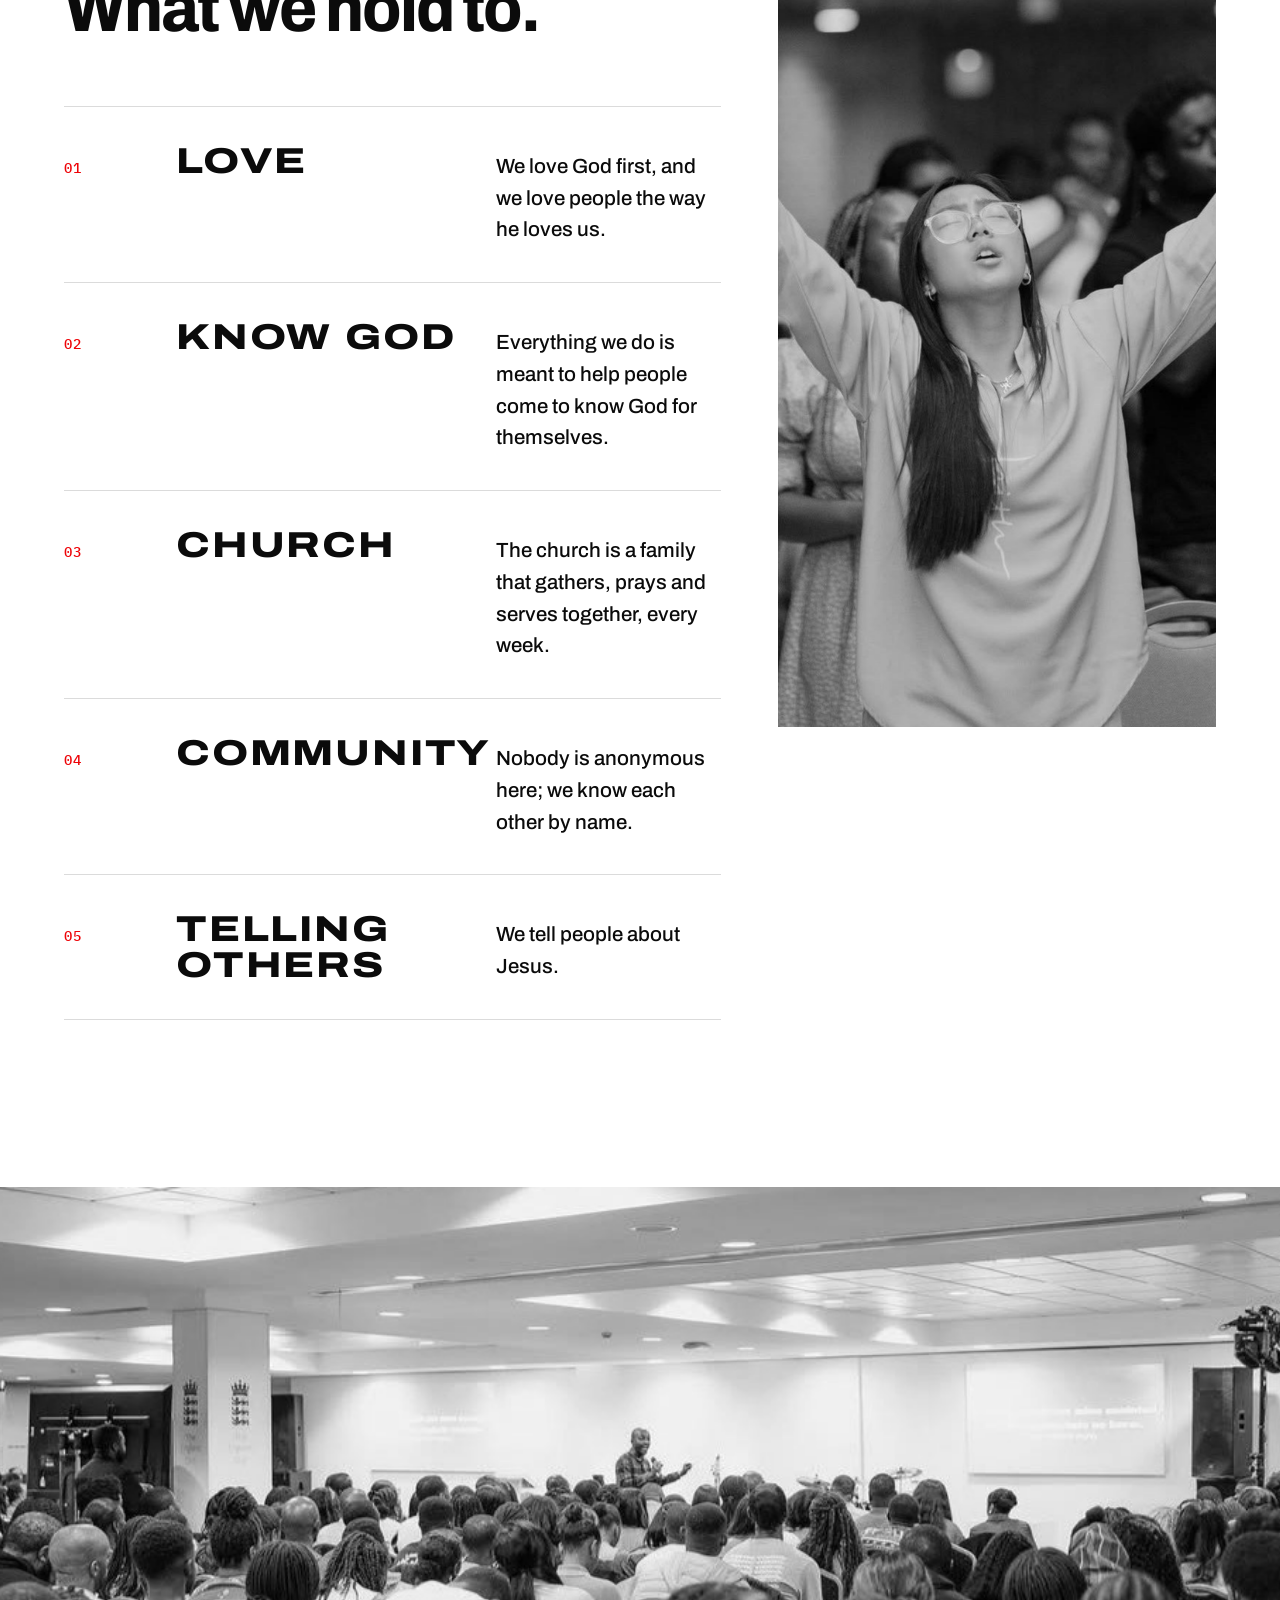
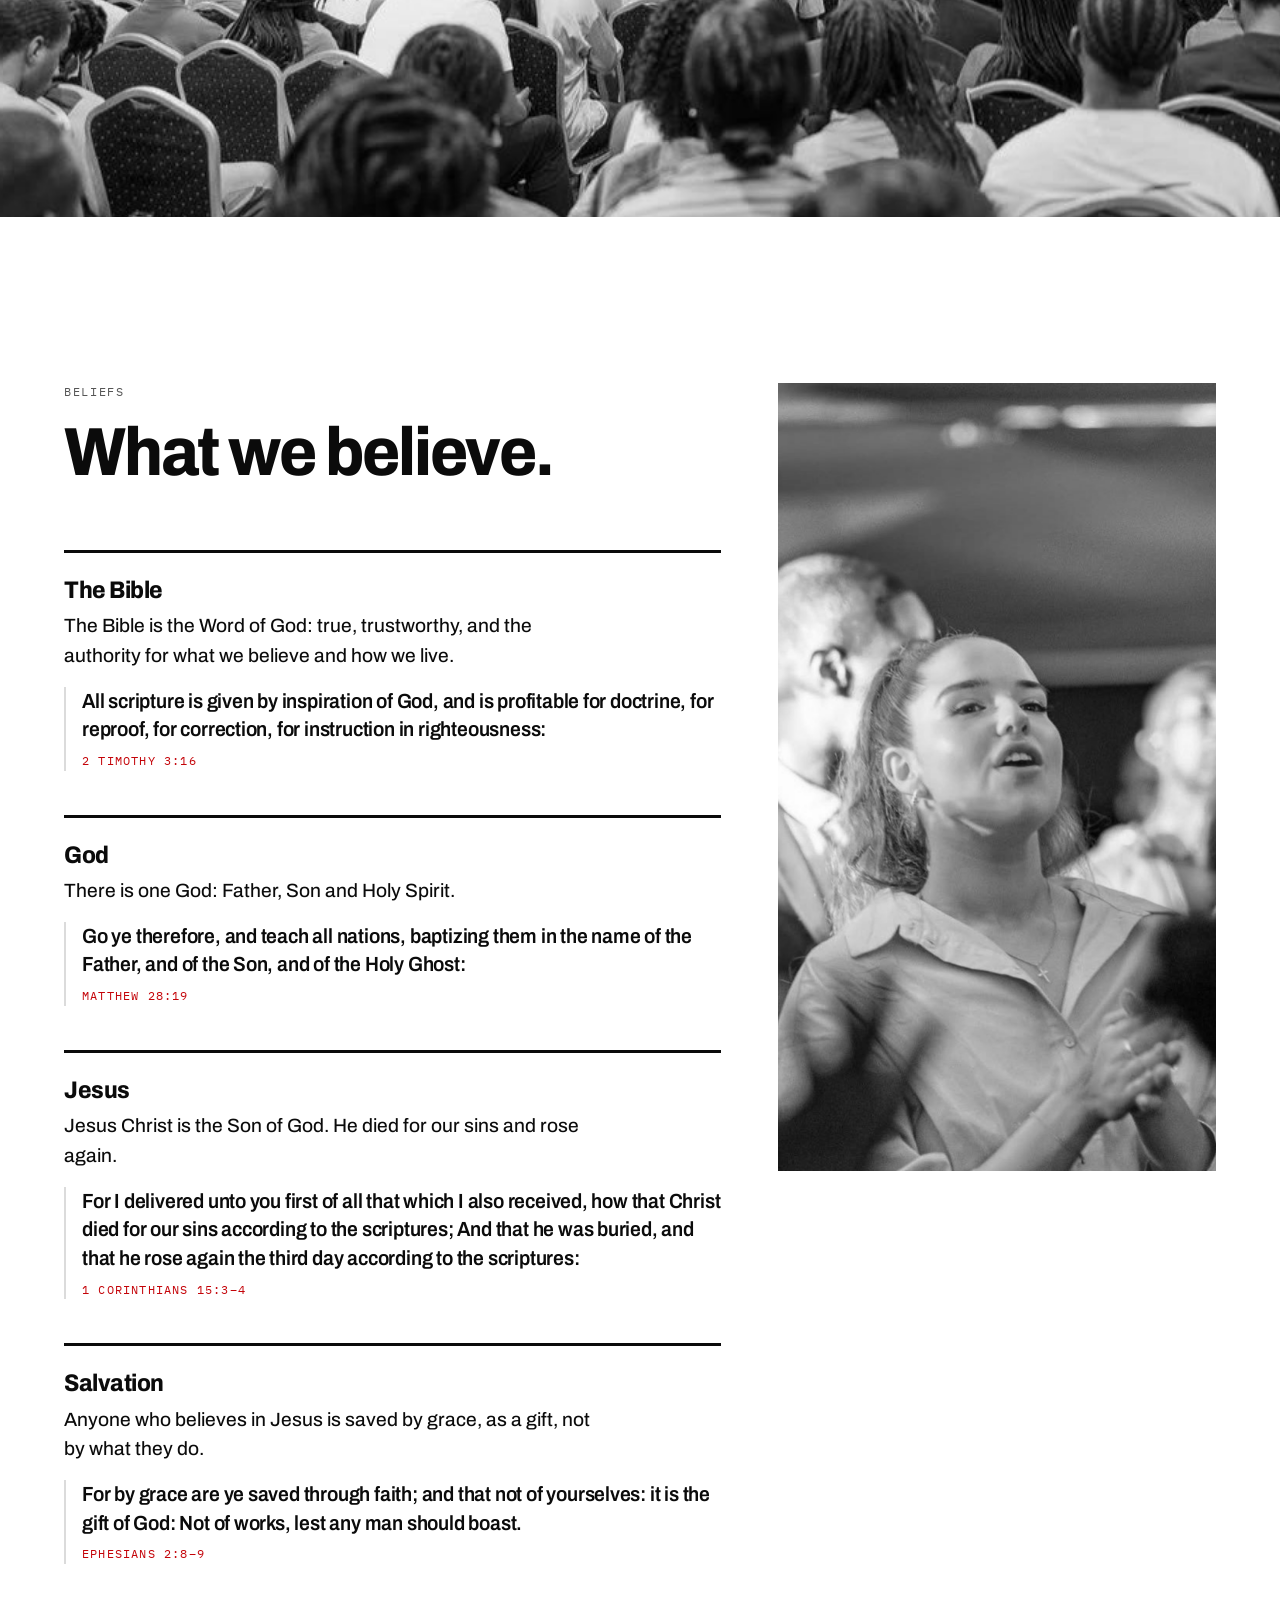
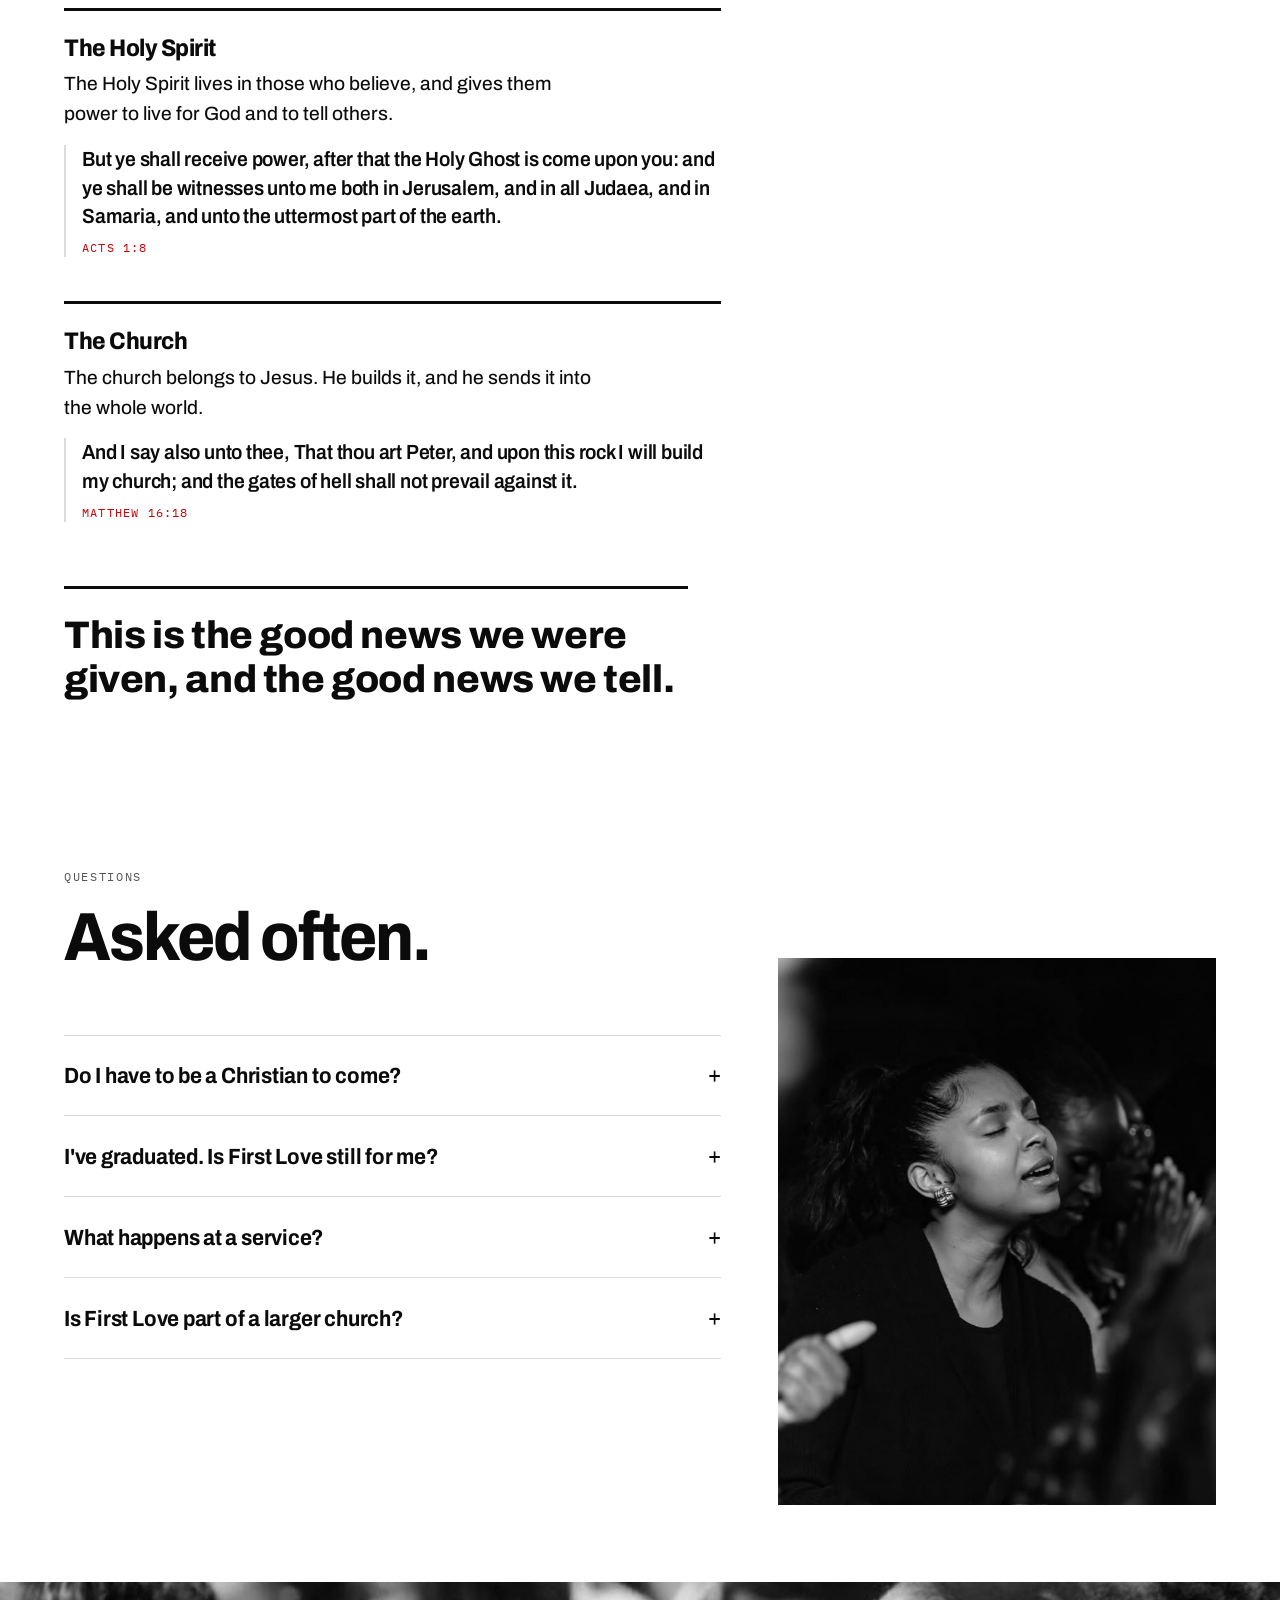
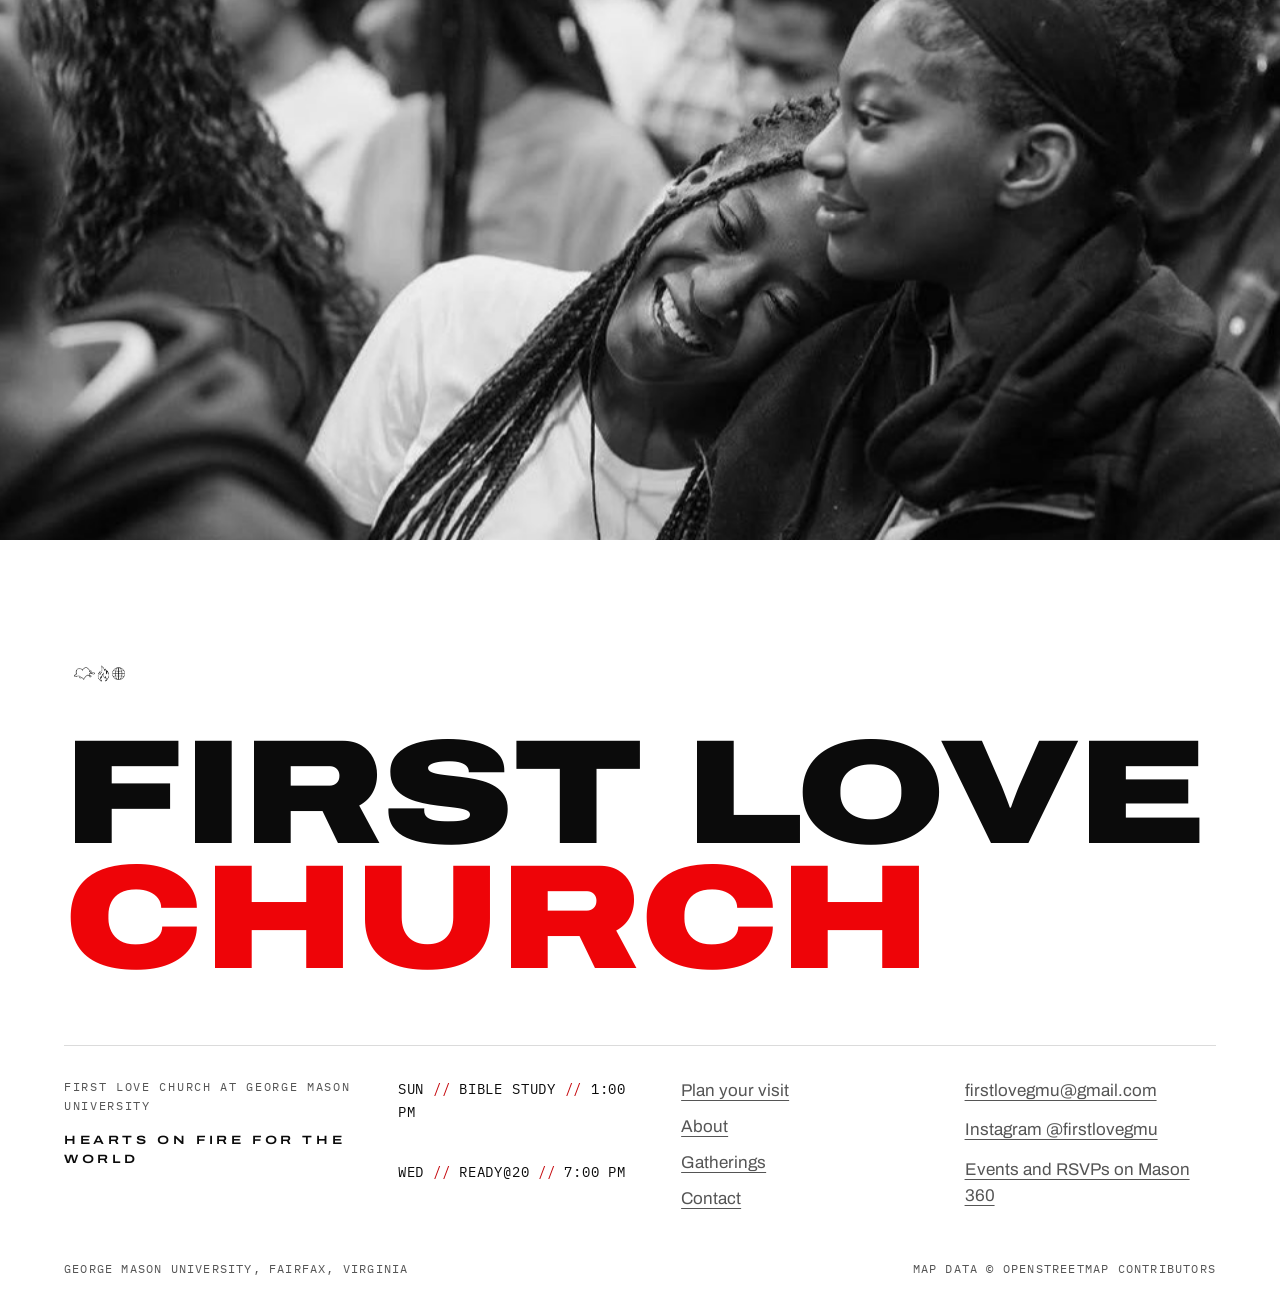
<file: site/about.html>
<!doctype html>
<html lang="en"><head><meta charset="utf-8"><meta name="viewport" content="width=device-width, initial-scale=1, viewport-fit=cover">
<title>About · First Love Church</title>
<link rel="icon" type="image/png" href="../logos/web/mark-heart.png">
<link rel="stylesheet" href="vendor/lenis.css">
<link rel="stylesheet" href="../explore/core.css?v=1ff1ee07">
<link rel="stylesheet" href="site.css?v=1ff1ee07">
</head>
<body style="margin:0;background:#0D0B09">
<div class="m360"><div><b>Mason360</b> First Love Church</div></div>
<div class="fl site">
<nav class="nav" aria-label="First Love Church">
  <div class="nav__in">
    <a class="nav__mark" href="index.html"><img src="../logos/web/mark-heart.png" alt="">First Love Church</a>
    <button class="nav__toggle" type="button" aria-expanded="false" aria-controls="menu" aria-label="Open the menu"><span></span><span></span><span></span></button>
    <div class="nav__links">
      <a href="index.html">Home</a><a href="about.html">About</a><a href="gatherings.html">Gatherings</a><a href="index.html#contact">Contact</a>
      <a href="index.html#visit">Plan your visit</a>
    </div>
  </div>
</nav>
<div class="menu" id="menu" role="dialog" aria-modal="true" aria-label="Menu" hidden>
  <div class="menu__top">
    <a class="menu__mark" href="index.html">First Love <span class="red">Church</span></a>
    <button class="menu__close" type="button" aria-label="Close the menu"><span></span><span></span></button>
  </div>
  <nav class="menu__links" aria-label="Pages">
    <a href="index.html">Home</a><a href="about.html">About</a><a href="gatherings.html">Gatherings</a><a href="index.html#contact">Contact</a><a href="index.html#visit">Plan your visit</a>
  </nav>
  <figure class="menu__ph"><img src="img/photo/IMG_5612.jpg" alt="" loading="lazy" style="object-position:50% 35%"></figure>
</div>
<!-- ABOUT · title: About · First Love Church -->
<!-- Revision 35–37: who we are, told once. the flashlight → who we are → what we want → photo band → what we hold to →
     what we believe → shared FAQ. Photographic punctuation is the congregation photo bands only. "Win the lost at any cost" appears exactly once, here, in Who we are. -->
<!-- Revision 37: the FIRST flashlight, restored. A dark page; nothing is visible until the beam reaches it.
     The beam follows the pointer, a finger, and the scroll; words appear where the light is. -->
<section class="night beam" data-sec="beam" aria-labelledby="about-t">
  <div class="beam__words beam__dark" aria-hidden="true">
    <span class="b1">Love</span><span class="b2">Know God</span><span class="b3">Church</span><span class="b4">Community</span>
    <span class="b5">Known by name</span><span class="b6">The whole world</span><span class="b7">Faith</span><span class="b8">Telling others</span>
  </div>
  <div class="beam__ray"></div>
  <div class="beam__words beam__lit" aria-hidden="true">
    <span class="b1">Love</span><span class="b2">Know God</span><span class="b3">Church</span><span class="b4">Community</span>
    <span class="b5">Known by name</span><span class="b6">The whole world</span><span class="b7">Faith</span><span class="b8 red">Telling others</span>
  </div>
  <div class="beam__lamp" aria-hidden="true"></div>
  <div class="beam__cap"><p class="t-kicker">About</p><h1 id="about-t">Who we are</h1></div>
</section>

<section class="section" aria-labelledby="who-t">
  <div class="wrap duo"><div class="duo__text">
    <hr class="red-rule">
    <div class="shead"><p class="t-kicker">Who we are</p><h2 id="who-t">The church on campus.</h2></div>
    <p class="t-prose reveal">First Love Church is the church on campus at George Mason University: students and recent graduates who have come to know God, gathering every week to worship, to hear the Word and to pray for one another.</p>
    <p class="t-prose reveal">We carry one vision. We tell everyone on this campus about Jesus, and wherever our people go after Mason, a church can begin there too.</p>
    <p class="who__stop">Win the lost at any cost.</p>
  </div><figure class="duo__ph"><img src="img/photo/IMG_5651.jpg" alt="" loading="lazy" style="object-position:50% 30%"></figure></div>
</section>

<section class="band band--full" aria-label="First Love Church, together">
  <img src="img/photo/IMG_5624.jpg" alt="Students from First Love Church standing in a circle, seen from below">
</section>

<section class="section" aria-labelledby="values-t">
  <div class="wrap duo duo--sticky"><div class="duo__text">
    <div class="shead"><p class="t-kicker">Values</p><h2 id="values-t">What we hold to.</h2></div>
    <ol class="values" data-fx="values">
      <li><h3>Love</h3><p>We love God first, and we love people the way he loves us.</p></li>
      <li><h3>Know God</h3><p>Everything we do is meant to help people come to know God for themselves.</p></li>
      <li><h3>Church</h3><p>The church is a family that gathers, prays and serves together, every week.</p></li>
      <li><h3>Community</h3><p>Nobody is anonymous here; we know each other by name.</p></li>
      <li><h3>Telling others</h3><p>We tell people about Jesus.</p></li>
    </ol>
  </div><figure class="duo__ph"><img src="img/photo/IMG_5635.jpg" alt="" loading="lazy" style="object-position:50% 35%"></figure></div>
</section>


<section class="band" data-sec="band" aria-hidden="true">
  <div class="band__in"><img src="img/photo/IMG_5632.jpg" alt="" style="object-position:50% 55%"></div>
</section>

<section class="section" aria-labelledby="believe-t">
  <div class="wrap duo duo--sticky"><div class="duo__text">
    <div class="shead"><p class="t-kicker">Beliefs</p><h2 id="believe-t">What we believe.</h2></div>
    <div class="beliefs beliefs--list">
      <div class="belief"><div><h3>The Bible</h3><p class="t-prose">The Bible is the Word of God: true, trustworthy, and the authority for what we believe and how we live.</p></div>
        <blockquote><p class="t-scripture">All scripture is given by inspiration of God, and is profitable for doctrine, for reproof, for correction, for instruction in righteousness:</p><p class="t-ref">2 Timothy 3:16</p></blockquote></div>
      <div class="belief"><div><h3>God</h3><p class="t-prose">There is one God: Father, Son and Holy Spirit.</p></div>
        <blockquote><p class="t-scripture">Go ye therefore, and teach all nations, baptizing them in the name of the Father, and of the Son, and of the Holy Ghost:</p><p class="t-ref">Matthew 28:19</p></blockquote></div>
      <div class="belief"><div><h3>Jesus</h3><p class="t-prose">Jesus Christ is the Son of God. He died for our sins and rose again.</p></div>
        <blockquote><p class="t-scripture">For I delivered unto you first of all that which I also received, how that Christ died for our sins according to the scriptures; And that he was buried, and that he rose again the third day according to the scriptures:</p><p class="t-ref">1 Corinthians 15:3–4</p></blockquote></div>
      <div class="belief"><div><h3>Salvation</h3><p class="t-prose">Anyone who believes in Jesus is saved by grace, as a gift, not by what they do.</p></div>
        <blockquote><p class="t-scripture">For by grace are ye saved through faith; and that not of yourselves: it is the gift of God: Not of works, lest any man should boast.</p><p class="t-ref">Ephesians 2:8–9</p></blockquote></div>
      <div class="belief"><div><h3>The Holy Spirit</h3><p class="t-prose">The Holy Spirit lives in those who believe, and gives them power to live for God and to tell others.</p></div>
        <blockquote><p class="t-scripture">But ye shall receive power, after that the Holy Ghost is come upon you: and ye shall be witnesses unto me both in Jerusalem, and in all Judaea, and in Samaria, and unto the uttermost part of the earth.</p><p class="t-ref">Acts 1:8</p></blockquote></div>
      <div class="belief"><div><h3>The Church</h3><p class="t-prose">The church belongs to Jesus. He builds it, and he sends it into the whole world.</p></div>
        <blockquote><p class="t-scripture">And I say also unto thee, That thou art Peter, and upon this rock I will build my church; and the gates of hell shall not prevail against it.</p><p class="t-ref">Matthew 16:18</p></blockquote></div>
    </div>
    <p class="beliefs__stop">This is the good news we were given, and the good news we tell.</p>
  </div><figure class="duo__ph"><img src="img/photo/IMG_5596.jpg" alt="" loading="lazy" style="object-position:50% 40%"></figure></div>
</section>

<section class="section" aria-labelledby="afaq-t" style="padding-top:0">
  <div class="wrap duo"><div class="duo__text">
    <div class="shead"><p class="t-kicker">Questions</p><h2 id="afaq-t">Asked often.</h2></div>
    <div data-faq="believe,family,grads,happens"></div>
  </div><figure class="duo__ph"><img src="img/photo/IMG_5656.jpg" alt="" loading="lazy" style="object-position:50% 35%"></figure></div>
</section>

<section class="pband" aria-hidden="true"><img src="img/photo/IMG_5631.jpg" alt="" loading="lazy" style="object-position:50% 45%"></section>

<footer class="foot">
  <div class="wrap">
    <div class="foot__lock"><img class="foot__trio" src="../logos/web/hearts-on-fire.png" alt="First Love Church: heart, flame and globe"></div>
    <p class="foot__big" aria-label="First Love Church"><span>First Love</span><span class="red">Church</span></p>
    <div class="foot__cols">
      <div>
        <p class="t-kicker">First Love Church at George Mason University</p>
        <p class="foot__line">Hearts on Fire for the World</p>
      </div>
      <ul>
        <li><span class="t-spec">Sun<span class="sep">//</span>Bible Study<span class="sep">//</span>1:00 PM</span></li>
        <li><span class="t-spec">Wed<span class="sep">//</span>READY@20<span class="sep">//</span>7:00 PM</span></li>
      </ul>
      <ul><li><a href="index.html#visit">Plan your visit</a></li><li><a href="about.html">About</a></li><li><a href="gatherings.html">Gatherings</a></li><li><a href="index.html#contact">Contact</a></li></ul>
      <ul>
        <li><a data-fl-href="links.email" href="#" data-fl="email">firstlovegmu@gmail.com</a></li>
        <li><a data-fl-href="links.instagram" href="#" target="_blank" rel="noopener">Instagram @firstlovegmu</a></li>
        <li><a data-fl-href="links.mason360Events" href="#">Events and RSVPs on Mason 360</a></li>
      </ul>
    </div>
    <div class="foot__base"><p class="t-ref">George Mason University, Fairfax, Virginia</p><p class="t-ref">Map data © OpenStreetMap contributors</p></div>
  </div>
</footer>
</div>
<script src="vendor/gsap.min.js"></script>
<script src="vendor/ScrollTrigger.min.js"></script>
<script src="vendor/lenis.min.js"></script>
<script src="../explore/core.js?v=1ff1ee07"></script>
<script src="site.js?v=1ff1ee07"></script>
</body></html>
</file>
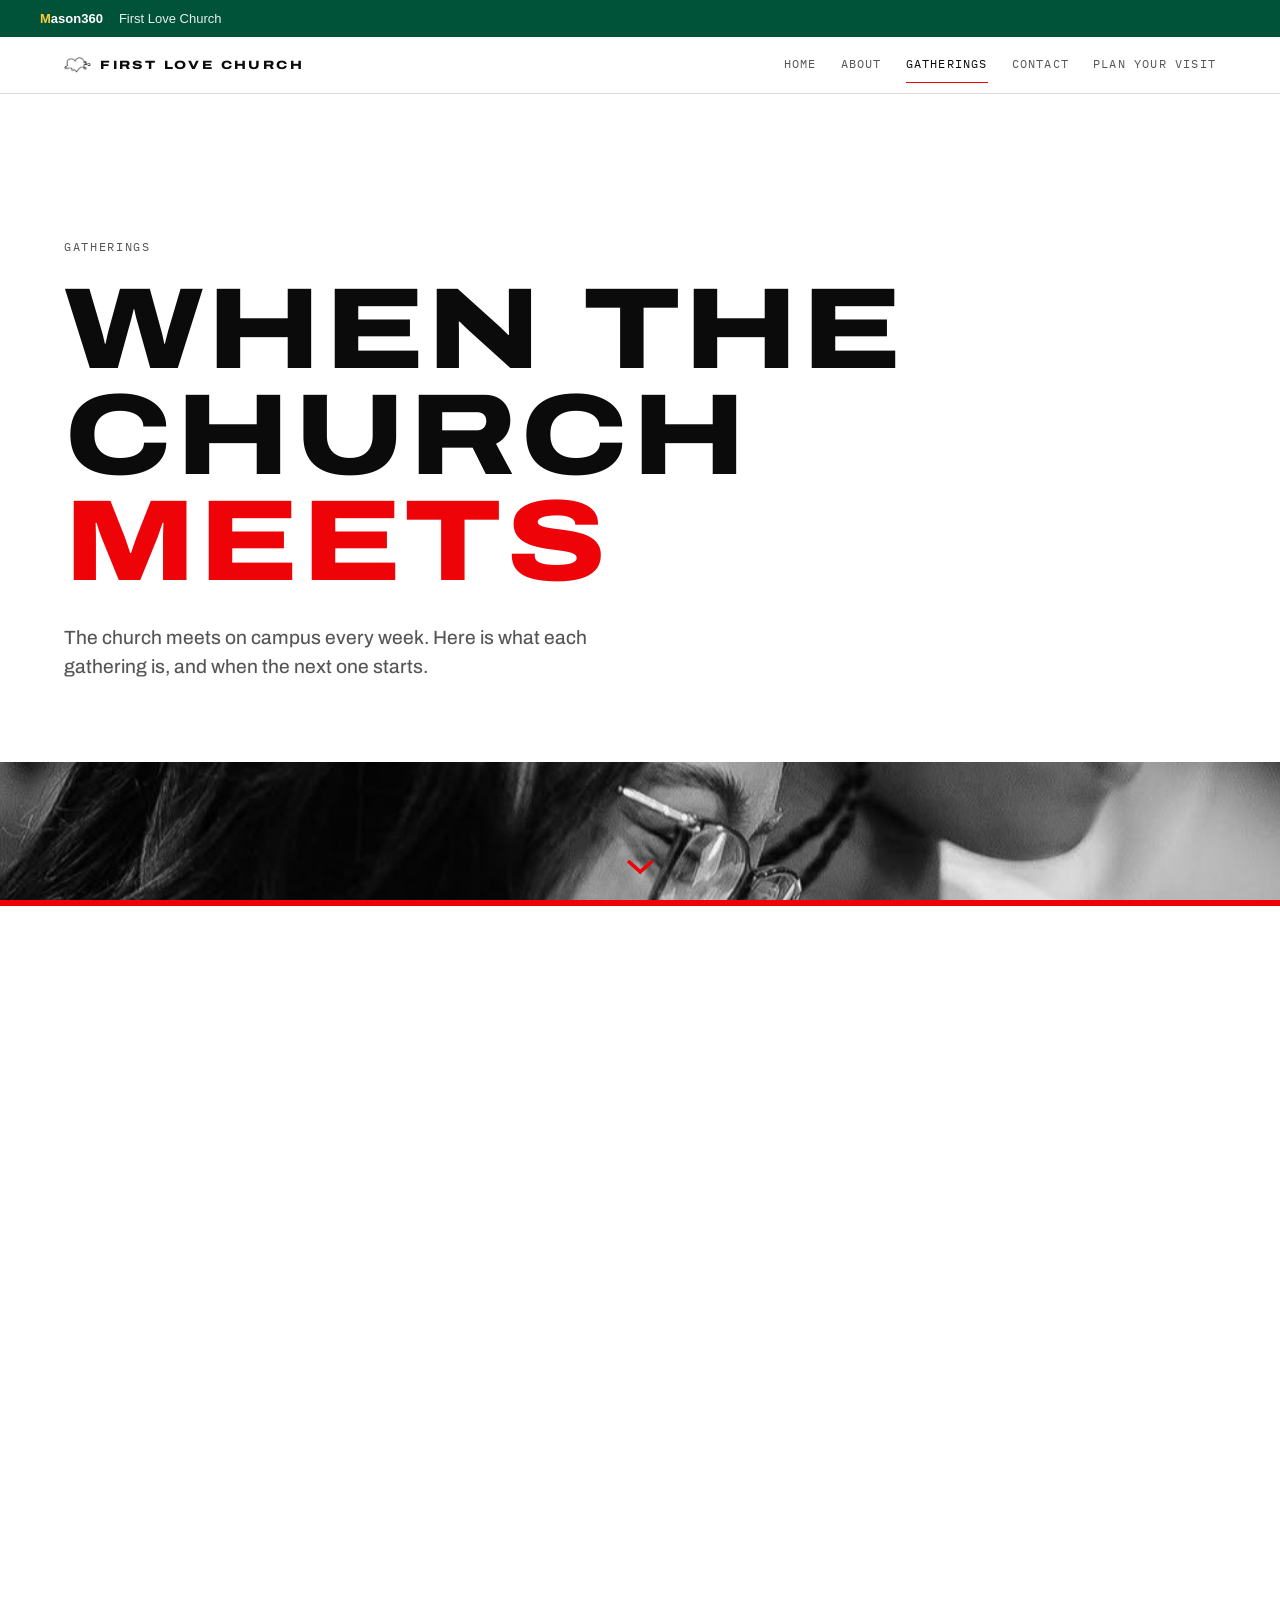
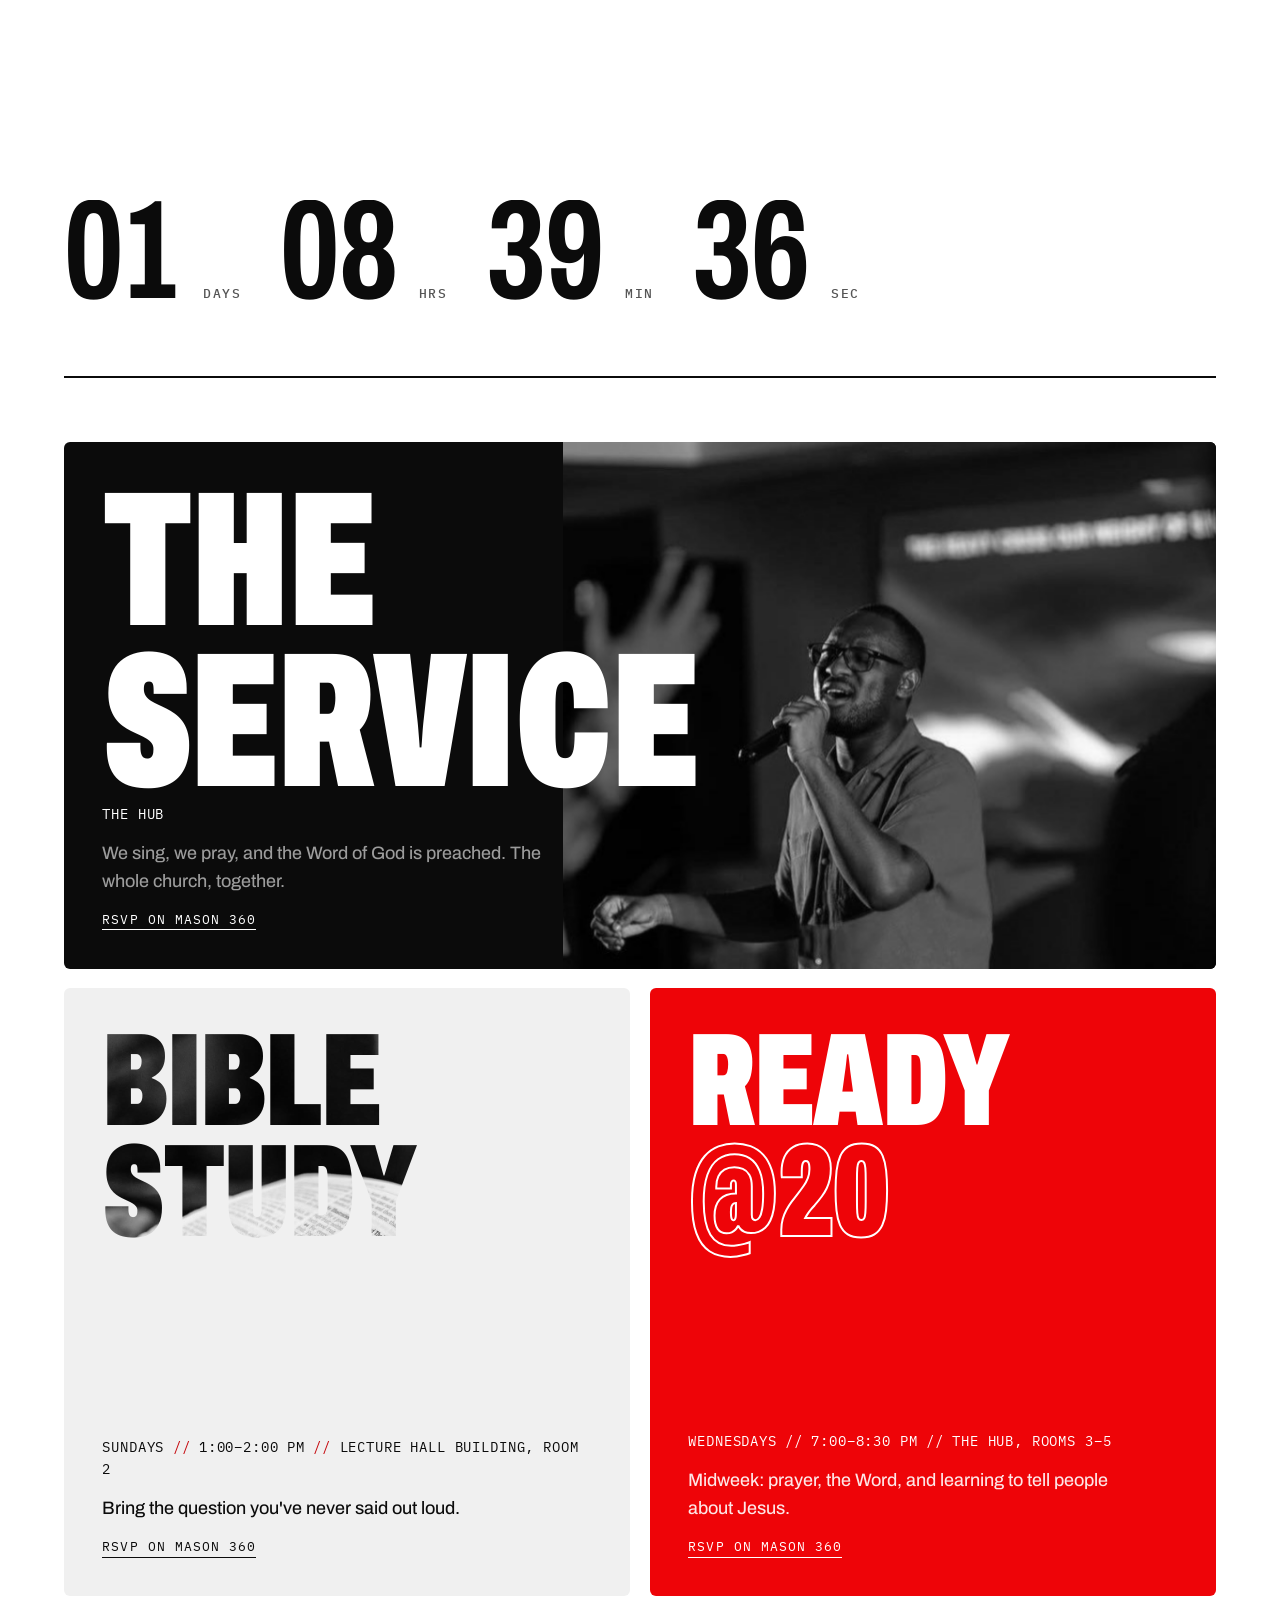
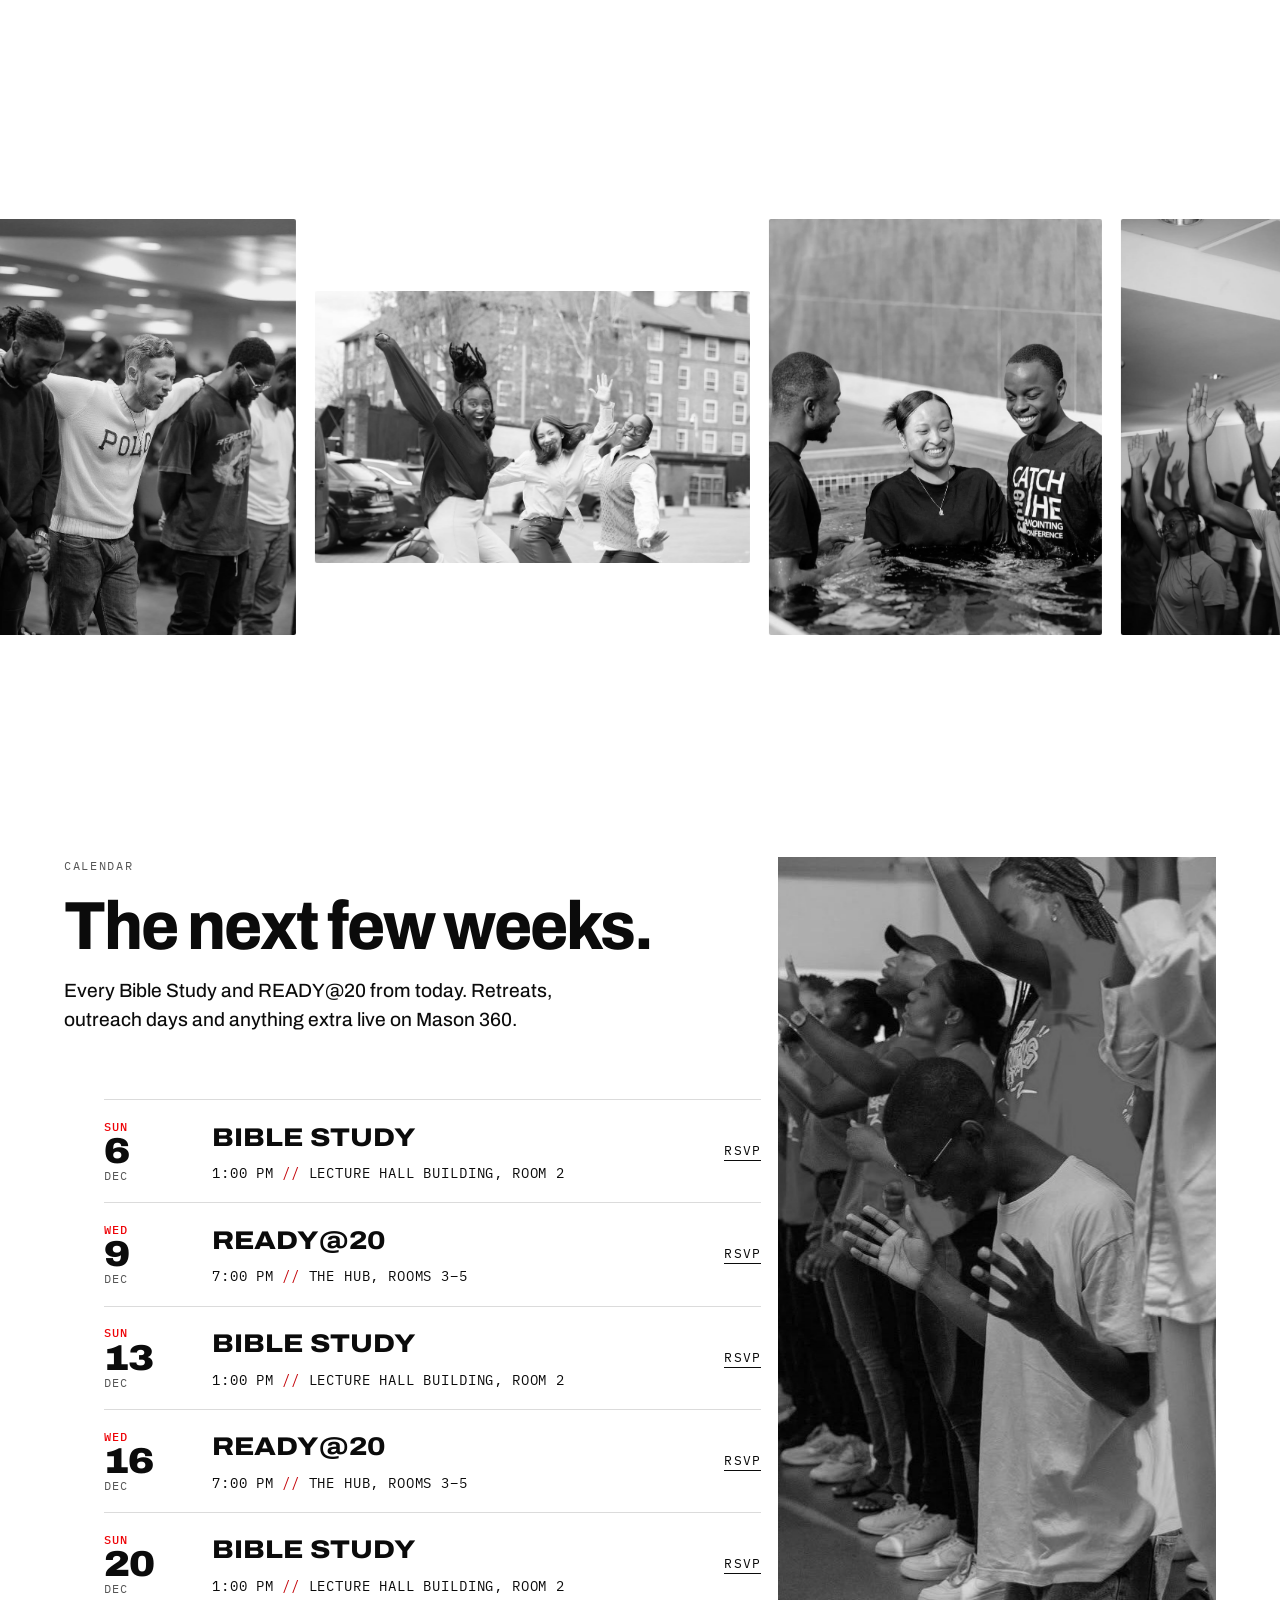
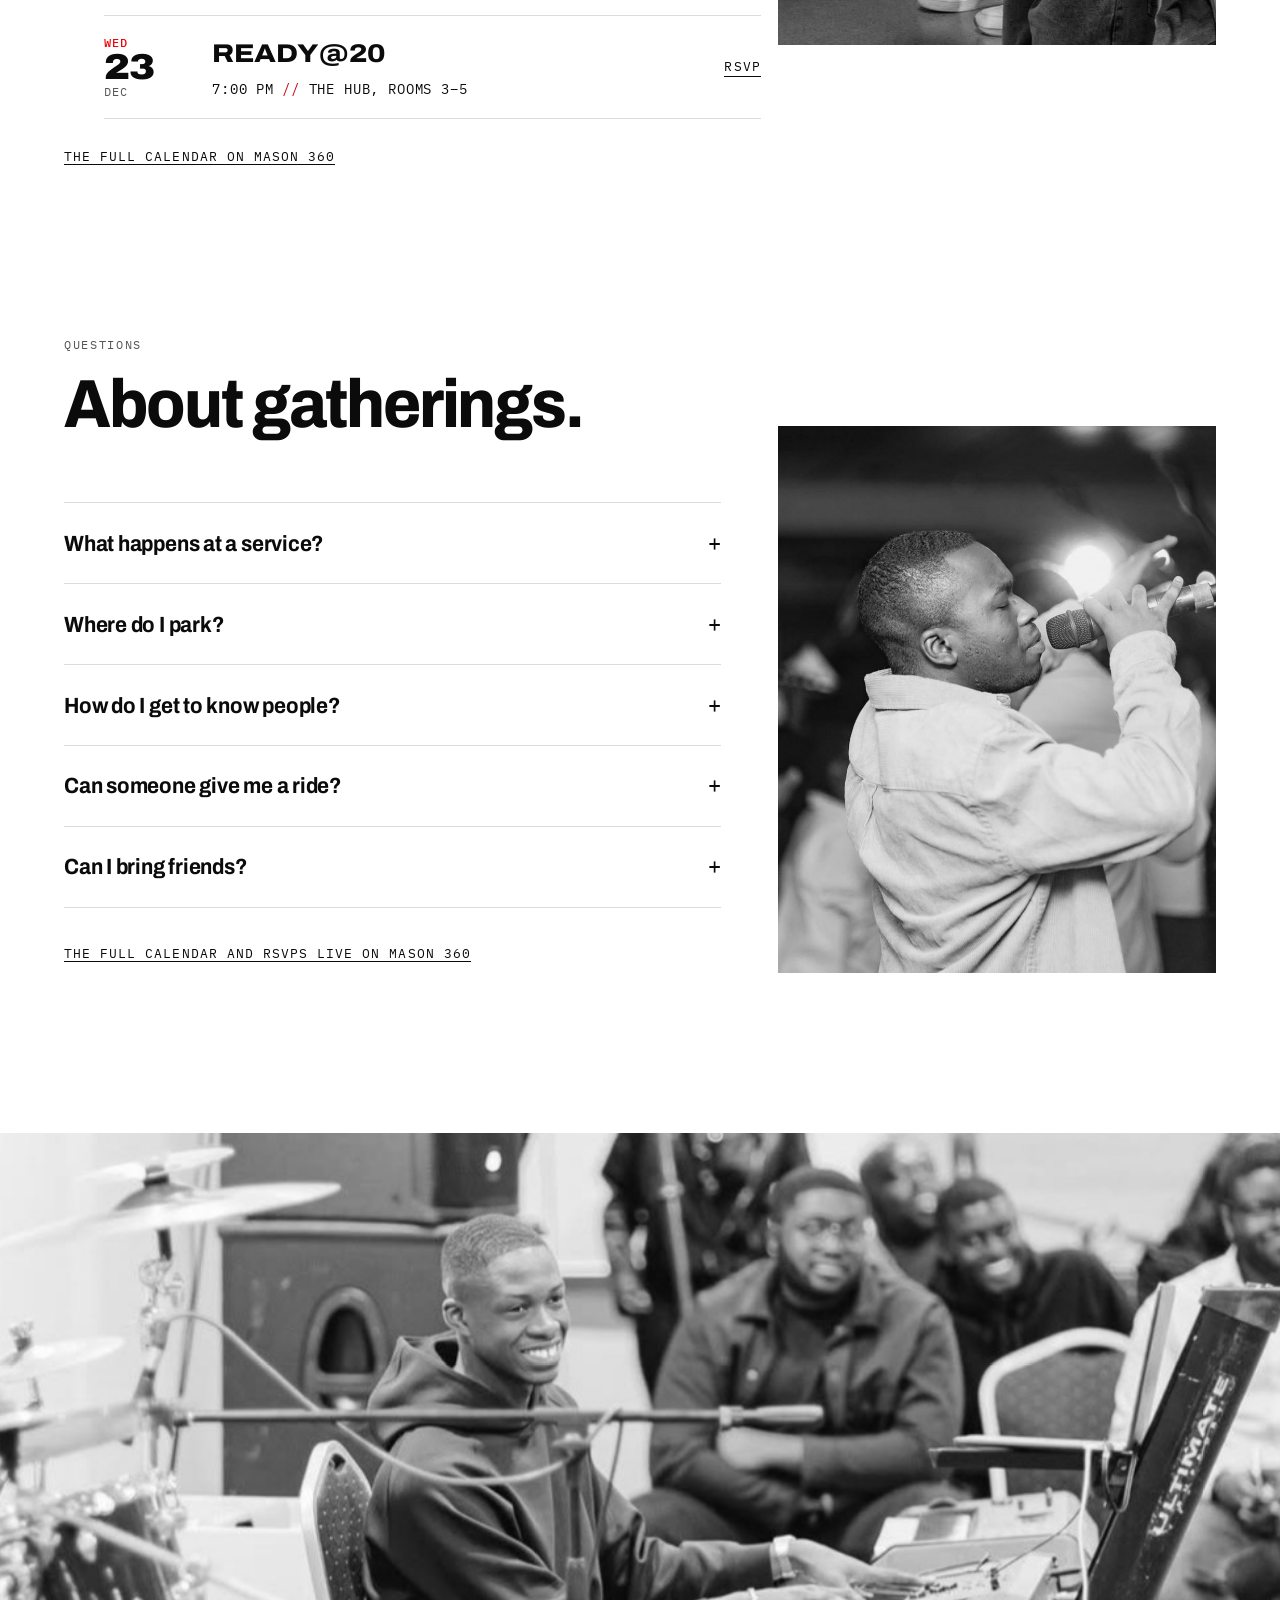
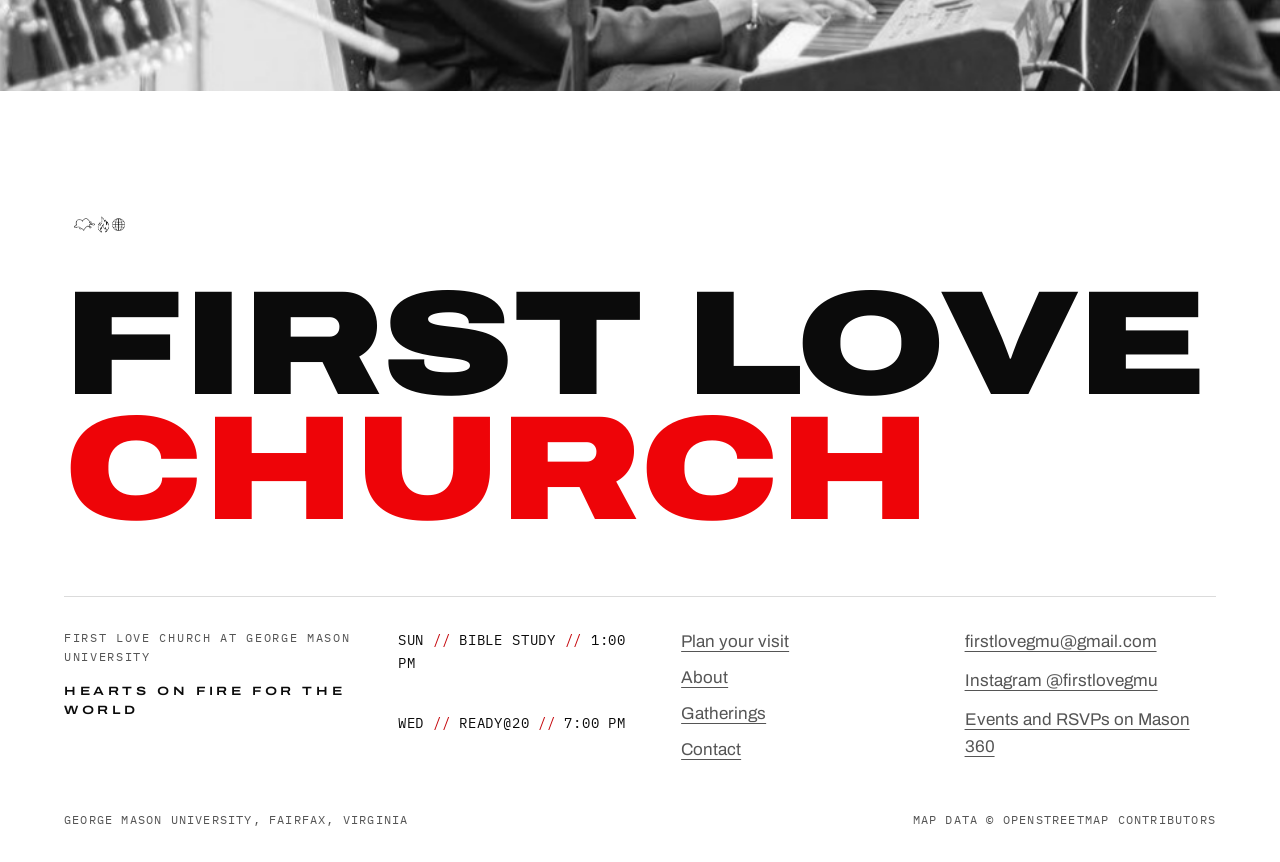
<file: site/gatherings.html>
<!doctype html>
<html lang="en"><head><meta charset="utf-8"><meta name="viewport" content="width=device-width, initial-scale=1, viewport-fit=cover">
<title>Gatherings · First Love Church</title>
<link rel="icon" type="image/png" href="../logos/web/mark-heart.png">
<link rel="stylesheet" href="vendor/lenis.css">
<link rel="stylesheet" href="../explore/core.css?v=1ff1ee07">
<link rel="stylesheet" href="site.css?v=1ff1ee07">
</head>
<body style="margin:0;background:#0D0B09">
<div class="m360"><div><b>Mason360</b> First Love Church</div></div>
<div class="fl site">
<nav class="nav" aria-label="First Love Church">
  <div class="nav__in">
    <a class="nav__mark" href="index.html"><img src="../logos/web/mark-heart.png" alt="">First Love Church</a>
    <button class="nav__toggle" type="button" aria-expanded="false" aria-controls="menu" aria-label="Open the menu"><span></span><span></span><span></span></button>
    <div class="nav__links">
      <a href="index.html">Home</a><a href="about.html">About</a><a href="gatherings.html">Gatherings</a><a href="index.html#contact">Contact</a>
      <a href="index.html#visit">Plan your visit</a>
    </div>
  </div>
</nav>
<div class="menu" id="menu" role="dialog" aria-modal="true" aria-label="Menu" hidden>
  <div class="menu__top">
    <a class="menu__mark" href="index.html">First Love <span class="red">Church</span></a>
    <button class="menu__close" type="button" aria-label="Close the menu"><span></span><span></span></button>
  </div>
  <nav class="menu__links" aria-label="Pages">
    <a href="index.html">Home</a><a href="about.html">About</a><a href="gatherings.html">Gatherings</a><a href="index.html#contact">Contact</a><a href="index.html#visit">Plan your visit</a>
  </nav>
  <figure class="menu__ph"><img src="img/photo/IMG_5612.jpg" alt="" loading="lazy" style="object-position:50% 35%"></figure>
</div>
<!-- GATHERINGS · title: Gatherings · First Love Church -->
<!-- Revision 35/36: the sole owner of meeting detail. hero → the three gatherings → photo band → live calendar →
     small groups → shared FAQ. Every stretch moves with the scroll; no photograph just sits there. -->
<header class="phead" data-sec="phead">
  <div class="wrap">
    <p class="t-kicker">Gatherings</p>
    <h1>When the church <span class="red">meets</span></h1>
    <p class="t-prose">The church meets on campus every week. Here is what each gathering is, and when the next one starts.</p>
  </div>
</header>

<section class="pband" aria-hidden="true"><img src="img/photo/IMG_5611.jpg" alt="" loading="lazy" style="object-position:50% 62%"></section>

<section class="section" aria-labelledby="g-t" style="padding-top:clamp(1rem,3vw,2rem)">
  <div class="wrap">
    <div class="shead"><p class="t-kicker">Every week</p><h2 id="g-t">Three gatherings.</h2></div>
    <div class="next" data-sec="next" style="margin-bottom:clamp(2.5rem,6vw,4rem)">
      <p class="t-kicker">Next on campus</p>
      <p class="next__what">Bible Study</p><p class="t-spec next__when">&nbsp;</p><div class="next__clock" aria-hidden="true"></div>
    </div>
    <div class="posters" data-sec="posters">
      <article class="poster p3" style="grid-column:1/-1;min-height:clamp(22rem,40vw,30rem)">
        <figure class="poster__ph" aria-hidden="true"><img src="img/photo/IMG_5622.jpg" alt="" loading="lazy" style="object-position:60% 40%"></figure>
        <h3 class="poster__title" style="font-size:min(31cqi,12rem)"><span>The</span><span>Service</span></h3>
        <div class="poster__info">
          <p class="t-spec">The Hub</p>
          <p class="t-prose">We sing, we pray, and the Word of God is preached. The whole church, together.</p>
          <a class="mono-link" data-fl-href="links.mason360Events" href="#">RSVP on Mason 360</a>
        </div>
      </article>
      <article class="poster p1">
        <h3 class="poster__title photo-type" style="background-image:url(img/photo/IMG_5654.jpg)"><span>Bible</span><span>Study</span></h3>
        <div class="poster__info">
          <p class="t-spec">Sundays<span class="sep">//</span>1:00–2:00 PM<span class="sep">//</span>Lecture Hall Building, Room 2</p>
          <p class="t-prose">Bring the question you've never said out loud.</p>
          <a class="mono-link" data-fl-href="links.mason360Events" href="#">RSVP on Mason 360</a>
        </div>
      </article>
      <article class="poster p4">
        <h3 class="poster__title"><span>Ready</span><span class="o">@20</span></h3>
        <div class="poster__info">
          <p class="t-spec">Wednesdays<span class="sep">//</span>7:00–8:30 PM<span class="sep">//</span>The Hub, Rooms 3–5</p>
          <p class="t-prose">Midweek: prayer, the Word, and learning to tell people about Jesus.</p>
          <a class="mono-link" data-fl-href="links.mason360Events" href="#">RSVP on Mason 360</a>
        </div>
      </article>
    </div>
  </div>
</section>

<section class="drift" data-sec="drift" aria-label="Pictures from the gatherings">
  <div class="drift__row">
    <figure><img src="img/photo/IMG_5584.jpg" alt=""></figure>
    <figure><img src="img/photo/IMG_5593.jpg" alt=""></figure>
    <figure><img src="img/photo/IMG_5628.jpg" alt=""></figure>
    <figure><img src="img/photo/IMG_5642.jpg" alt=""></figure>
    <figure><img src="img/photo/IMG_5612.jpg" alt=""></figure>
    <figure><img src="img/photo/IMG_5603.jpg" alt=""></figure>
    <figure><img src="img/photo/IMG_5630.jpg" alt=""></figure>
    <figure><img src="img/photo/IMG_5586.jpg" alt=""></figure>
    <figure><img src="img/photo/IMG_5600.jpg" alt=""></figure>
    <figure><img src="img/photo/IMG_5621.jpg" alt=""></figure>
    <figure><img src="img/photo/IMG_5629.jpg" alt=""></figure>
    <figure><img src="img/photo/IMG_5608.jpg" alt=""></figure>
  </div>
</section>

<section class="section" data-sec="calendar" aria-labelledby="cal-t">
  <div class="wrap duo duo--sticky"><div class="duo__text">
    <div class="shead"><p class="t-kicker">Calendar</p><h2 id="cal-t">The next few weeks.</h2>
      <p class="t-prose">Every Bible Study and READY@20 from today. Retreats, outreach days and anything extra live on Mason 360.</p></div>
    <ol class="cal__list"><li class="cal__row"><span class="cal__what"><strong>Bible Study</strong><span class="t-spec">Sundays, 1:00 PM<span class="sep">//</span>Lecture Hall Building, Room 2</span></span></li><li class="cal__row"><span class="cal__what"><strong>READY@20</strong><span class="t-spec">Wednesdays, 7:00 PM<span class="sep">//</span>The Hub, Rooms 3–5</span></span></li></ol>
    <p style="margin-top:1.5rem"><a class="mono-link" data-fl-href="links.mason360Events" href="#">The full calendar on Mason 360</a></p>
  </div><figure class="duo__ph"><img src="img/photo/IMG_5605.jpg" alt="" loading="lazy" style="object-position:50% 40%"></figure></div>
</section>

<section class="section" aria-labelledby="gfaq-t" style="padding-top:0">
  <div class="wrap duo"><div class="duo__text">
    <div class="shead"><p class="t-kicker">Questions</p><h2 id="gfaq-t">About gatherings.</h2></div>
    <div data-faq="happens,people,park,lift,friends"></div>
    <p style="margin-top:2rem"><a class="mono-link" data-fl-href="links.mason360Events" href="#">The full calendar and RSVPs live on Mason 360</a></p>
  </div><figure class="duo__ph"><img src="img/photo/IMG_5639.jpg" alt="" loading="lazy" style="object-position:50% 30%"></figure></div>
</section>

<section class="pband" aria-hidden="true"><img src="img/photo/IMG_5578.jpg" alt="" loading="lazy" style="object-position:50% 50%"></section>

<footer class="foot">
  <div class="wrap">
    <div class="foot__lock"><img class="foot__trio" src="../logos/web/hearts-on-fire.png" alt="First Love Church: heart, flame and globe"></div>
    <p class="foot__big" aria-label="First Love Church"><span>First Love</span><span class="red">Church</span></p>
    <div class="foot__cols">
      <div>
        <p class="t-kicker">First Love Church at George Mason University</p>
        <p class="foot__line">Hearts on Fire for the World</p>
      </div>
      <ul>
        <li><span class="t-spec">Sun<span class="sep">//</span>Bible Study<span class="sep">//</span>1:00 PM</span></li>
        <li><span class="t-spec">Wed<span class="sep">//</span>READY@20<span class="sep">//</span>7:00 PM</span></li>
      </ul>
      <ul><li><a href="index.html#visit">Plan your visit</a></li><li><a href="about.html">About</a></li><li><a href="gatherings.html">Gatherings</a></li><li><a href="index.html#contact">Contact</a></li></ul>
      <ul>
        <li><a data-fl-href="links.email" href="#" data-fl="email">firstlovegmu@gmail.com</a></li>
        <li><a data-fl-href="links.instagram" href="#" target="_blank" rel="noopener">Instagram @firstlovegmu</a></li>
        <li><a data-fl-href="links.mason360Events" href="#">Events and RSVPs on Mason 360</a></li>
      </ul>
    </div>
    <div class="foot__base"><p class="t-ref">George Mason University, Fairfax, Virginia</p><p class="t-ref">Map data © OpenStreetMap contributors</p></div>
  </div>
</footer>
</div>
<script src="vendor/gsap.min.js"></script>
<script src="vendor/ScrollTrigger.min.js"></script>
<script src="vendor/lenis.min.js"></script>
<script src="../explore/core.js?v=1ff1ee07"></script>
<script src="site.js?v=1ff1ee07"></script>
</body></html>
</file>
<file: explore/core.css>
/* =====================================================================
   First Love Church at GMU · v2 exploration · SHARED DESIGN LANGUAGE
   Phase 2 channel: Website Custom CSS (site-wide). Every component's
   <style data-site-css> block appends to this file in production.
   One type system, one palette, one spacing scale, one motion grammar.
   ===================================================================== */
@import url('https://fonts.googleapis.com/css2?family=Archivo:ital,wdth,wght@0,62..125,100..900;1,62..125,100..900&family=IBM+Plex+Mono:wght@400;500&family=Caveat:wght@500;600&display=swap');

.fl {
  /* palette (Revisions 18-19, locked): WHITE is the ground, black everything on it, the logo's own red as the accent.
     Neutral only: no warm paper, nothing soft. Black appears in moments (entrance, night scenes, full-bleed photos). */
  --paper: #FFFFFF;
  --paper-2: #F0F0F0;
  --ink: #0B0B0B;
  --ink-2: #555555;        /* secondary text on white (7.5:1) */
  --night: #0B0B0B;
  --night-2: #171717;
  --ash: #9C9C9C;          /* secondary text on black (7.4:1) */
  --bone: #FFFFFF;         /* primary text on black */
  --red: #EE0408;          /* First Love red: the fire and one invitation, nowhere else */
  --red-ink: #C40308;      /* red for small text on paper (5.9:1) */
  --ember: #FF7A1A;        /* fire only, never UI */
  --line: rgba(0,0,0,.14);
  --line-night: rgba(255,255,255,.16);

  /* type: BOLD graphic type only (Revision 18). Archivo for everything, with its width axis; Plex Mono for spec lines */
  --f-display: "Archivo", system-ui, sans-serif;
  --f-prose: "Archivo", system-ui, sans-serif;
  --f-mono: "IBM Plex Mono", ui-monospace, monospace;

  /* spacing: 8px base, spacious */
  --s1: .5rem; --s2: 1rem; --s3: 1.5rem; --s4: 2rem; --s5: 3rem; --s6: 4.5rem; --s7: 7rem;
  --section: clamp(5.5rem, 13vw, 11rem);
  --gutter: clamp(1.25rem, 4vw, 3rem);
  --measure: 34rem;

  /* motion grammar (apple-design): critically damped by default, nothing overshoots unless thrown */
  --ease-out: cubic-bezier(.16, 1, .3, 1);                       /* expo.out: entrances */
  --ease-spring: linear(0, .157 4.2%, .438 10%, .672 16.6%, .832 23.8%, .926 31.4%, .973 39.6%, .993 49.6%, 1);
  --t-press: 100ms; --t-quick: 220ms; --t-enter: 900ms;

  background: var(--paper); color: var(--ink);
  font: 400 1.0625rem/1.55 var(--f-display); font-variation-settings: "wdth" 100;
  -webkit-font-smoothing: antialiased; text-rendering: optimizeLegibility;
}
.fl *, .fl *::before, .fl *::after { box-sizing: border-box; }
.fl :where(h1, h2, h3, h4, p, ul, ol, dl, dd, figure, blockquote) { margin: 0; padding: 0; }
.fl :where(h1, h2, h3, h4) { font-size: inherit; font-weight: inherit; }
.fl :where(ul, ol) { list-style: none; }
.fl a { color: inherit; }
.fl img, .fl canvas, .fl svg { display: block; max-width: 100%; }
.fl .night, .fl.night { background: var(--night); color: var(--bone); }

.fl .wrap { width: min(100% - 2 * var(--gutter), 72rem); margin-inline: auto; }
.fl .bleed { width: 100vw; margin-inline: calc(50% - 50vw); }
.fl .section { padding-block: var(--section); }

/* ---------- type system ---------- */
/* billboard: 2819 register. Wide caps, letter-spaced, the declaration voice */
.fl .t-billboard {
  font-family: var(--f-display); font-weight: 800; text-transform: uppercase;
  font-variation-settings: "wdth" 125; letter-spacing: .04em; line-height: .92;
  font-size: clamp(2.6rem, 9.2vw, 9rem);
}
/* display: headline voice, tight */
.fl .t-display {
  font-family: var(--f-display); font-weight: 760; font-variation-settings: "wdth" 92;
  letter-spacing: -.03em; line-height: 1; font-size: clamp(2.25rem, 6vw, 5rem);
}
/* condensed: key-art / poster voice */
.fl .t-poster {
  font-family: var(--f-display); font-weight: 900; text-transform: uppercase;
  font-variation-settings: "wdth" 62; letter-spacing: -.01em; line-height: .84;
  font-size: clamp(4rem, 17vw, 15rem);
}
/* prose: the church speaking, and scripture */
.fl .t-prose { font-family: var(--f-prose); font-weight: 450; font-size: clamp(1.0625rem, 1.5vw, 1.25rem); line-height: 1.55; max-width: var(--measure); }
.fl .t-prose + .t-prose { margin-top: 1em; }
.fl .t-scripture { font-family: var(--f-display); font-weight: 600; font-variation-settings: "wdth" 92; font-size: clamp(1.125rem, 1.6vw, 1.375rem); line-height: 1.4; letter-spacing: -.01em; }
/* spec line: 2819 "//" rhythm for times and rooms */
.fl .t-spec { font-family: var(--f-mono); font-size: clamp(.8125rem, 1.1vw, .9375rem); letter-spacing: .06em; text-transform: uppercase; line-height: 1.6; }
.fl .t-spec .sep { color: var(--red-ink); padding-inline: .6em; }
.fl .night .t-spec .sep, .fl.night .t-spec .sep { color: var(--red); }
/* kicker / label */
.fl .t-kicker { font-family: var(--f-mono); font-size: .75rem; letter-spacing: .14em; text-transform: uppercase; color: var(--ink-2); }
.fl .night .t-kicker, .fl.night .t-kicker { color: var(--ash); }
.fl .t-ref { font-family: var(--f-mono); font-size: .75rem; letter-spacing: .1em; text-transform: uppercase; color: var(--ink-2); }
.fl .night .t-ref, .fl.night .t-ref { color: var(--ash); }

/* the one invitation link style: text, underlined, never a pill-button funnel */
.fl .invite { font-family: var(--f-display); font-weight: 650; text-decoration: underline; text-decoration-thickness: 2px; text-underline-offset: .22em; text-decoration-color: var(--red); transition: text-decoration-color var(--t-quick) ease; }
.fl .invite:hover { text-decoration-color: currentColor; }
.fl .invite:active { opacity: .7; }

.fl a:focus-visible, .fl button:focus-visible, .fl input:focus-visible, .fl [tabindex]:focus-visible { outline: 3px solid var(--red); outline-offset: 4px; border-radius: 4px; }

/* screen-reader text for canvas-only moments */
.fl .sr { position: absolute; width: 1px; height: 1px; overflow: hidden; clip: rect(0 0 0 0); white-space: nowrap; }

/* ---------- motion helpers ---------- */
.fl .reveal { opacity: 0; transform: translateY(18px); transition: opacity var(--t-enter) var(--ease-out), transform var(--t-enter) var(--ease-out); }
.fl .reveal.is-in { opacity: 1; transform: none; }
@media (prefers-reduced-motion: reduce) {
  .fl .reveal { opacity: 1; transform: none; transition: none; }
  .fl *, .fl *::before, .fl *::after { animation-duration: 1ms !important; animation-iteration-count: 1 !important; transition-duration: 1ms !important; }
}
@media (prefers-contrast: more) { .fl { --ink-2: #2E2822; --ash: #D2C8BA; --line: rgba(21,17,14,.5); } }

/* =====================================================================
   DEMO CHROME (exploration only, never shipped): label bar per component
   ===================================================================== */
body.x-demo { margin: 0; background: #0B0B0B; }
.x-label {
  position: fixed; z-index: 1000; left: 12px; top: 12px; max-width: calc(100vw - 24px);
  display: flex; flex-wrap: wrap; gap: 2px 10px; align-items: baseline;
  font: 500 12px/1.35 "IBM Plex Mono", ui-monospace, monospace; letter-spacing: .02em;
  background: rgba(11,11,11,.88); color: #FFFFFF; padding: 8px 12px; border-radius: 8px;
  border: 1px solid rgba(255,255,255,.18); pointer-events: none;
}
.x-label b { color: #EE0408; font-weight: 500; }
.x-label span { color: #9C9C9C; }
body.x-shot .x-label { display: none; }
</file>
<file: site/vendor/lenis.css>
html.lenis,html.lenis body{height:auto}.lenis:not(.lenis-autoToggle).lenis-stopped{overflow:clip}.lenis [data-lenis-prevent],.lenis [data-lenis-prevent-wheel],.lenis [data-lenis-prevent-touch]{overscroll-behavior:contain}.lenis.lenis-smooth iframe{pointer-events:none}.lenis.lenis-autoToggle{transition-property:overflow;transition-duration:1ms;transition-behavior:allow-discrete}
</file>
<file: site/site.css>
/* =====================================================================
   First Love Church at GMU · SITE STYLES (sections for the six pages)
   Phase 2: appended after explore/core.css in Mason 360's Website Custom CSS.
   Design law (Revision 5): two calm colours + one loud accent. Paper/ink and
   night/bone are the calm pair; First Love red is spent once per view.
   ===================================================================== */

/* ---------- demo-only stand-in for Mason 360's own top bar ---------- */
.m360 { background: #005239; color: #E6F0EC; font: 500 13px/1 Arial, sans-serif; }
.m360 > div { max-width: 1200px; margin: 0 auto; padding: 12px 16px; display: flex; gap: 16px; align-items: center; }
.m360 b { color: #fff; } .m360 b::first-letter { color: #FFCC33; } .m360 span { opacity: .75; margin-left: auto; font-size: 11px; }

/* ---------- our in-content navigation (Mason 360 keeps its own header above it) ---------- */
.fl .nav { position: sticky; top: 0; z-index: 50; background: var(--paper); color: var(--ink); border-bottom: 1px solid var(--line); }
.fl .nav__in { width: min(100% - 2 * var(--gutter), 72rem); margin-inline: auto; display: flex; align-items: center; gap: 1.5rem; min-height: 3.5rem; }
.fl .nav__mark { display: flex; align-items: center; gap: .6rem; text-decoration: none; font-family: var(--f-display); font-weight: 800; text-transform: uppercase; font-variation-settings: "wdth" 125; letter-spacing: .2em; font-size: .75rem; white-space: nowrap; }
.fl .nav__mark img { height: 1.15rem; width: auto; filter: invert(1); }
.fl .nav__links { display: flex; gap: 1.5rem; margin-left: auto; font-family: var(--f-mono); font-size: .75rem; letter-spacing: .1em; text-transform: uppercase; }
.fl .nav__links a { text-decoration: none; color: var(--ink-2); padding: .5rem 0; border-bottom: 1px solid transparent; transition: color var(--t-quick) ease, border-color var(--t-quick) ease; }
.fl .nav__links a:hover { color: var(--ink); }
.fl .nav__links a[aria-current="page"] { color: var(--ink); border-color: var(--red); }
.fl .nav__visit { font-family: var(--f-mono); font-size: .75rem; letter-spacing: .1em; text-transform: uppercase; text-decoration: none; background: var(--red); color: var(--paper) !important; padding: .55rem .9rem; border-radius: 3px; white-space: nowrap; }
.fl .nav__toggle { display: none; margin-left: auto; background: none; border: 0; color: var(--ink); font: 500 .75rem/1 var(--f-mono); letter-spacing: .12em; text-transform: uppercase; padding: .9rem 0; cursor: pointer; }
@media (max-width: 60rem) {
  .fl .nav__toggle { display: block; }
  .fl .nav__links { position: absolute; left: 0; right: 0; top: 100%; display: grid; gap: 0; margin: 0; background: var(--paper); border-bottom: 1px solid var(--line);
    padding: .5rem var(--gutter) 1.25rem; clip-path: inset(0 0 100% 0); transition: clip-path .45s var(--ease-out); }
  .fl .nav.is-open .nav__links { clip-path: inset(0 0 0 0); }
  .fl .nav__links a { padding: .9rem 0; border-bottom: 1px solid var(--line); font-size: .875rem; }
  .fl .nav__visit { margin-top: .75rem; text-align: center; }
}

/* ---------- page head (inner pages) ---------- */
.fl .phead { padding: clamp(5rem, 12vw, 9rem) 0 clamp(3rem, 7vw, 5rem); }
.fl .phead .t-kicker { margin-bottom: 1.25rem; }
.fl .phead h1 { font-family: var(--f-display); font-weight: 800; text-transform: uppercase; font-variation-settings: "wdth" 125; letter-spacing: .03em; line-height: .92; font-size: clamp(2.75rem, 9vw, 8rem); }
.fl .phead p.t-prose { margin-top: 1.75rem; }
.fl .phead .w { display: inline-block; }

/* ---------- section heads ---------- */
.fl .shead { display: grid; gap: 1rem; margin-bottom: clamp(2.5rem, 6vw, 4rem); max-width: 46rem; }
.fl .shead h2 { font-family: var(--f-display); font-weight: 760; font-variation-settings: "wdth" 92; letter-spacing: -.03em; line-height: 1; font-size: clamp(2.1rem, 5.4vw, 4.25rem); }
.fl .night .shead .t-prose, .fl.night .shead .t-prose { color: var(--ash); }

/* ---------- mission + founding scripture ---------- */
.fl .mission { padding-block: var(--section); }
.fl .mission__say { font-family: var(--f-display); font-weight: 760; font-variation-settings: "wdth" 92; letter-spacing: -.03em; line-height: 1.04; font-size: clamp(2rem, 5vw, 4.25rem); max-width: 20ch; }
.fl .mission__say .w { display: inline-block; }
.fl .mission__scripture { display: grid; gap: .75rem; margin-top: clamp(2.5rem, 6vw, 4rem); max-width: 34rem; margin-left: auto; padding-left: 1.5rem; border-left: 2px solid var(--line); }
.fl .mission__spec { margin-top: clamp(3rem, 7vw, 5rem); padding-top: 1.5rem; border-top: 1px solid var(--line); display: flex; flex-wrap: wrap; gap: .5rem 2rem; align-items: baseline; justify-content: space-between; }

/* ---------- kinetic declaration (2819 mechanic: the headline assembles itself from scattered words) ---------- */
.fl .kin__pin { position: relative; height: 100svh; overflow: hidden; display: grid; align-content: center; padding: 0 var(--gutter); }
.fl .kin__field { position: absolute; inset: 0; pointer-events: none; }
.fl .kin__ghost { position: absolute; font-family: var(--f-display); font-weight: 800; text-transform: uppercase; font-variation-settings: "wdth" 125; letter-spacing: .04em; color: var(--ink); opacity: .06; white-space: nowrap; will-change: transform; }
.fl .night .kin__ghost { color: var(--bone); opacity: .05; }
.fl .kin__stage { position: relative; display: grid; }
.fl .kin__set { grid-area: 1 / 1; display: grid; gap: .04em; font-family: var(--f-display); font-weight: 800; text-transform: uppercase; font-variation-settings: "wdth" 125; letter-spacing: .03em; line-height: .92; font-size: clamp(2.4rem, 9vw, 8.5rem); }
.fl .kin__set .line { display: block; white-space: nowrap; }
.fl .kin__set .line.r { text-align: right; }
.fl .kin__set .w { display: inline-block; will-change: transform, opacity; }
.fl .kin__foot { position: absolute; left: var(--gutter); right: var(--gutter); bottom: clamp(1.25rem, 4vh, 2.5rem); display: flex; justify-content: space-between; }
@media (max-width: 47.99rem) { .fl .kin__set { font-size: 7.6vw; letter-spacing: .01em; } }

/* ---------- dorms at night (C07 developed: many students, many rooms) ---------- */
.fl .dorms__pin { position: relative; height: 100svh; overflow: hidden; }
.fl .dorms__sky { position: absolute; inset: 0; }
.fl .dorms__sky svg { position: absolute; left: 50%; bottom: 0; height: 78%; width: auto; min-width: 100%; transform: translateX(-50%); }
.fl .dorms .win { fill: #221C17; } .fl .dorms .lit { fill: #F4C77B; opacity: 0; }
.fl .dorms .bldg { fill: #17130F; } .fl .dorms .bldg.far { fill: #120F0C; }
.fl .dorms__beats { position: absolute; left: var(--gutter); right: var(--gutter); top: clamp(5rem, 14vh, 8rem); }
.fl .dorms__beat { position: absolute; left: 0; top: 0; max-width: 18ch; opacity: 0; font-family: var(--f-display); font-weight: 760; font-variation-settings: "wdth" 92; letter-spacing: -.03em; line-height: 1.02; font-size: clamp(2.25rem, 6vw, 5rem); color: var(--bone); }
.fl .dorms__beat .t-kicker { display: block; margin-bottom: 1rem; }
.fl .dorms__beat:first-child { opacity: 1; }
@media (max-width: 47.99rem) { .fl .dorms__sky svg { height: 62%; } }

/* ---------- campus journey on the real map ---------- */
.fl .map__pin { position: relative; height: 100svh; overflow: hidden; background: var(--paper); }
.fl .map__svg { position: absolute; inset: 0; width: 100%; height: 100%; }
.fl .map .b { fill: none; stroke: rgba(0,0,0,.22); stroke-width: 1.1; vector-effect: non-scaling-stroke; }
.fl .map .b.named { stroke: rgba(0,0,0,.45); }
.fl .map .b.stop { fill: rgba(0,0,0,.08); stroke: var(--ink); stroke-width: 1.6; }
.fl .map .b.hub { fill: var(--red); stroke: var(--red); stroke-width: 2; }
.fl .map .pth { fill: none; stroke: rgba(0,0,0,.07); stroke-width: 1; vector-effect: non-scaling-stroke; }
.fl .map .route { fill: none; stroke: var(--red); stroke-width: 2.6; stroke-linecap: round; stroke-linejoin: round; vector-effect: non-scaling-stroke; }
.fl .map .dot { fill: var(--red); }
.fl .map__cap { position: absolute; left: var(--gutter); top: clamp(4.5rem, 12vh, 7rem); max-width: 22rem; }
.fl .map__cap h2 { font-family: var(--f-display); font-weight: 800; text-transform: uppercase; font-variation-settings: "wdth" 125; letter-spacing: .03em; line-height: .95; font-size: clamp(2rem, 5.2vw, 4.25rem); color: var(--ink); }
.fl .map__stops { position: absolute; right: var(--gutter); bottom: clamp(2rem, 7vh, 4rem); display: grid; gap: .5rem; text-align: right; }
.fl .map__stop { font-family: var(--f-mono); font-size: .8125rem; letter-spacing: .1em; text-transform: uppercase; color: rgba(0,0,0,.3); transition: color .4s ease; }
.fl .map__stop small { display: block; font-size: .6875rem; letter-spacing: .08em; opacity: .8; text-transform: none; font-family: var(--f-prose); font-style: italic; font-size: .9375rem; }
.fl .map__stop.is-on { color: var(--ink); } .fl .map__stop.is-hub.is-on { color: var(--red); }
.fl .map__credit { position: absolute; left: var(--gutter); bottom: 1rem; font: 400 .6875rem/1.3 var(--f-mono); color: var(--ink-2); }
@media (max-width: 47.99rem) { .fl .map__stops { left: var(--gutter); right: var(--gutter); text-align: left; grid-template-columns: 1fr 1fr; } .fl .map__cap { right: var(--gutter); } }

/* ---------- gathering posters (C15) ---------- */
.fl .posters { display: grid; gap: 1.25rem; }
@media (min-width: 60rem) { .fl .posters { grid-template-columns: 1fr 1fr; } }
.fl .poster { container-type: inline-size; position: relative; display: grid; grid-template-rows: 1fr auto; min-height: clamp(28rem, 58vw, 38rem); padding: clamp(1.5rem, 3vw, 2.5rem); border-radius: 6px; overflow: hidden; }
.fl .poster.p1 { background: var(--paper-2); color: var(--ink); } .fl .poster.p2 { background: var(--night); color: var(--bone); }
.fl .poster.p3 { background: var(--ink); color: var(--bone); }
.fl .poster__title { font-family: var(--f-display); font-weight: 900; text-transform: uppercase; font-variation-settings: "wdth" 62; letter-spacing: -.01em; line-height: .84; font-size: 27cqi; }
.fl .poster__title span { display: block; } .fl .poster__title .o { color: transparent; -webkit-text-stroke: 2px currentColor; }
.fl .poster__info { display: grid; gap: .9rem; }
.fl .poster__info .t-prose { font-size: 1.125rem; max-width: 28rem; } .fl .poster.p2 .t-prose, .fl .poster.p3 .t-prose { color: var(--ash); }
.fl .poster__mark { position: absolute; right: 1.25rem; top: 1.25rem; width: 2.75rem; }
.fl .poster.p1 .poster__mark { filter: invert(1); }
.fl .mono-link { font-family: var(--f-mono); font-size: .8125rem; letter-spacing: .08em; text-transform: uppercase; text-underline-offset: .3em; justify-self: start; }

/* ---------- Known by Name (white background, B/W portrait wall, one red thread) ---------- */
.fl .known { background: #FFFFFF; color: var(--ink); padding-block: var(--section); }
.fl .known__wall { position: relative; display: grid; grid-template-columns: repeat(4, 1fr); gap: clamp(.75rem, 2vw, 1.5rem); margin-top: clamp(2.5rem, 6vw, 4rem); }
@media (max-width: 47.99rem) { .fl .known__wall { grid-template-columns: repeat(3, 1fr); } }
.fl .known__p { position: relative; z-index: 1; }
.fl .known__photo { aspect-ratio: 4 / 5; background: #E9E6E1; border-radius: 3px; overflow: hidden; filter: grayscale(1); display: grid; place-items: center; }
.fl .known__photo svg { width: 46%; height: auto; opacity: .35; }
.fl .known__photo img { width: 100%; height: 100%; object-fit: cover; }
.fl .known__name { font-family: "Caveat", "Bradley Hand", cursive; font-weight: 600; font-size: clamp(1.25rem, 2.2vw, 1.75rem); line-height: 1; margin-top: .4rem; transform: rotate(-2deg); }
.fl .known__note { margin-top: 1.5rem; }

/* ---------- latest message (C16) ---------- */
.fl .msg__grid { display: grid; gap: 2rem; }
@media (min-width: 60rem) { .fl .msg__grid { grid-template-columns: 1.6fr 1fr; align-items: end; gap: 3rem; } }
.fl .msg__art { position: relative; aspect-ratio: 16 / 9; background: var(--night-2); border-radius: 6px; overflow: hidden; display: grid; align-content: end; padding: clamp(1.25rem, 3vw, 2.25rem); border: 0; width: 100%; text-align: left; color: var(--bone); cursor: pointer; }
.fl .msg__art .t-poster { font-size: clamp(3rem, 9vw, 7.5rem); line-height: .84; position: relative; z-index: 1; }
.fl .msg__art img { position: absolute; right: 6%; top: 10%; height: 74%; width: auto; opacity: .14; }
.fl .msg__tag { position: absolute; top: 1rem; left: 1rem; z-index: 1; }
.fl .msg__play { position: absolute; right: clamp(1rem, 3vw, 2rem); bottom: clamp(1rem, 3vw, 2rem); z-index: 1; width: clamp(3.25rem, 6vw, 4.5rem); aspect-ratio: 1; border-radius: 50%; border: 2px solid var(--bone); display: grid; place-items: center; transition: transform var(--t-quick) var(--ease-spring); }
.fl .msg__play::before { content: ""; margin-left: 12%; border-style: solid; border-width: .7em 0 .7em 1.15em; border-color: transparent transparent transparent var(--bone); }
.fl .msg__art:active .msg__play { transform: scale(.94); }
.fl .msg__art iframe { position: absolute; inset: 0; width: 100%; height: 100%; border: 0; z-index: 3; }
.fl .msg__meta { display: grid; gap: 1rem; } .fl .msg__meta .t-spec { color: var(--bone); }

/* ---------- the one invitation (C18, ember field) ---------- */
.fl .invite-sec { position: relative; min-height: 92svh; display: grid; place-items: center; overflow: hidden; touch-action: pan-y; }
.fl .invite-sec canvas { position: absolute; inset: 0; width: 100%; height: 100%; }
.fl .invite-sec__in { position: relative; z-index: 1; display: grid; justify-items: center; gap: clamp(1.75rem, 4vh, 2.75rem); padding: 0 var(--gutter); text-align: center; pointer-events: none; }
.fl .invite-sec__in a { pointer-events: auto; }
.fl .invite-sec__mark { width: clamp(5.5rem, 12vw, 8.5rem); }
.fl .invite-sec__say { font-family: var(--f-prose); font-size: clamp(1.5rem, 3.2vw, 2.5rem); line-height: 1.3; max-width: 22ch; }
.fl .invite-sec__say .invite { font-family: var(--f-prose); font-weight: 500; font-style: italic; }

/* ---------- FAQ module (written once, reused on New Here, About, Gatherings) ---------- */
.fl .faq { border-top: 1px solid var(--line); }
.fl .night .faq { border-color: var(--line-night); }
.fl .faq details { border-bottom: 1px solid var(--line); }
.fl .night .faq details { border-color: var(--line-night); }
.fl .faq summary { list-style: none; cursor: pointer; display: flex; justify-content: space-between; gap: 1.5rem; align-items: baseline; padding: 1.4rem 0; font-family: var(--f-display); font-weight: 700; font-variation-settings: "wdth" 92; font-size: clamp(1.125rem, 1.8vw, 1.375rem); letter-spacing: -.01em; }
.fl .faq summary::-webkit-details-marker { display: none; }
.fl .faq summary::after { content: "+"; font-family: var(--f-mono); font-weight: 400; transition: transform var(--t-quick) var(--ease-spring); }
.fl .faq details[open] summary::after { transform: rotate(45deg); }
.fl .faq .ans { padding: 0 0 1.6rem; max-width: 40rem; }
.fl .faq .ans .t-prose { color: var(--ink-2); }
.fl .night .faq .ans .t-prose { color: var(--ash); }

/* ---------- New Here: the fork, the arrival, the form (last) ---------- */
.fl .fork { display: grid; gap: 1rem; }
@media (min-width: 48rem) { .fl .fork { grid-template-columns: 1fr 1fr; } }
.fl .fork button { text-align: left; font: inherit; color: inherit; background: none; border: 1px solid var(--line-night); border-radius: 6px; padding: clamp(1.5rem, 3vw, 2.25rem); cursor: pointer; display: grid; gap: .75rem; transition: border-color var(--t-quick) ease, background-color var(--t-quick) ease, transform var(--t-press) ease; }
.fl .fork button:hover { border-color: var(--bone); }
.fl .fork button:active { transform: scale(.985); }
.fl .fork button[aria-pressed="true"] { border-color: var(--red); background: rgba(238,4,8,.06); }
.fl .fork strong { font-family: var(--f-display); font-weight: 760; font-variation-settings: "wdth" 92; letter-spacing: -.02em; font-size: clamp(1.5rem, 3vw, 2.25rem); line-height: 1.05; }
.fl .fork span { color: var(--ash); font-family: var(--f-prose); font-size: 1.125rem; }
.fl .fork-ans { margin-top: 1.5rem; min-height: 4rem; }
.fl .fork-ans p { font-family: var(--f-display); font-weight: 650; font-size: clamp(1.25rem, 2.2vw, 1.625rem); line-height: 1.35; max-width: 36rem; }
.fl .arrive { counter-reset: a; display: grid; gap: 0; }
.fl .arrive li { counter-increment: a; display: grid; gap: .5rem 2rem; padding: clamp(1.75rem, 4vw, 2.5rem) 0; border-top: 1px solid var(--line); }
.fl .arrive li:last-child { border-bottom: 1px solid var(--line); }
@media (min-width: 60rem) { .fl .arrive li { grid-template-columns: 5rem 16rem 1fr; align-items: baseline; } }
.fl .arrive li::before { content: counter(a, decimal-leading-zero); font-family: var(--f-mono); font-size: .875rem; letter-spacing: .1em; color: var(--ink-2); }
.fl .arrive h3 { font-family: var(--f-display); font-weight: 800; text-transform: uppercase; font-variation-settings: "wdth" 125; letter-spacing: .06em; font-size: 1.125rem; }
.fl .arrive .t-prose { color: var(--ink-2); }
.fl .seat { display: grid; gap: 2rem; align-items: center; }
@media (min-width: 60rem) { .fl .seat { grid-template-columns: 1fr 1fr; gap: 4rem; } }
.fl .seat__photo { aspect-ratio: 4 / 5; background: #E9E6E1; border-radius: 3px; display: grid; place-items: center; filter: grayscale(1); overflow: hidden; }
.fl .seat__photo svg { width: 42%; opacity: .45; }
.fl .seat__photo img { width: 100%; height: 100%; object-fit: cover; }
.fl .seat__say { font-family: var(--f-display); font-weight: 800; text-transform: uppercase; font-variation-settings: "wdth" 125; letter-spacing: .04em; line-height: .95; font-size: clamp(2.25rem, 6vw, 4.75rem); }
.fl .form { display: grid; gap: 1.25rem; max-width: 36rem; }
.fl .form > p:first-child { font-family: var(--f-prose); font-size: clamp(1.375rem, 2.4vw, 1.75rem); line-height: 1.35; }
.fl .field { display: grid; gap: .4rem; }
.fl .field label { font-family: var(--f-mono); font-size: .75rem; letter-spacing: .1em; text-transform: uppercase; color: var(--ink-2); }
.fl .field input, .fl .field select { font: inherit; min-height: 3rem; padding: 0 .9rem; border: 1px solid rgba(21,17,14,.3); border-radius: 4px; background: #fff; color: var(--ink); }
.fl .send { justify-self: start; font: 650 1rem/1 var(--f-display); min-height: 3rem; padding: 0 1.5rem; border-radius: 4px; border: 0; background: var(--ink); color: var(--bone); cursor: pointer; transition: transform var(--t-press) ease; }
.fl .send:active { transform: scale(.97); }
.fl .form__done { display: none; font-family: var(--f-prose); font-size: 1.375rem; }
.fl .form.is-sent .form__done { display: block; } .fl .form.is-sent .form__fields { display: none; }

/* ---------- About: values (one word + one sentence), beliefs (in full), leaders (prose) ---------- */
.fl .values { counter-reset: v; }
.fl .values li { counter-increment: v; display: grid; gap: .5rem 2rem; padding: clamp(1.5rem, 3.5vw, 2.25rem) 0; border-top: 1px solid var(--line-night); align-items: baseline; }
.fl .values li:last-child { border-bottom: 1px solid var(--line-night); }
@media (min-width: 60rem) { .fl .values li { grid-template-columns: 5rem 18rem 1fr; } }
.fl .values li::before { content: counter(v, decimal-leading-zero); font-family: var(--f-mono); font-size: .875rem; color: var(--ash); letter-spacing: .1em; }
.fl .values h3 { font-family: var(--f-display); font-weight: 800; text-transform: uppercase; font-variation-settings: "wdth" 125; letter-spacing: .05em; font-size: clamp(1.5rem, 3vw, 2.25rem); line-height: 1; }
.fl .values p { font-family: var(--f-prose); font-size: clamp(1.125rem, 1.6vw, 1.3125rem); color: var(--bone); max-width: 32rem; }
.fl .beliefs { display: grid; gap: clamp(2rem, 5vw, 3rem); }
.fl .belief { display: grid; gap: .75rem 3rem; padding-top: 1.5rem; border-top: 1px solid var(--line); }
@media (min-width: 60rem) { .fl .belief { grid-template-columns: 1fr 1fr; } }
.fl .belief h3 { font-family: var(--f-display); font-weight: 760; font-variation-settings: "wdth" 92; font-size: 1.5rem; letter-spacing: -.02em; line-height: 1.1; }
.fl .belief .t-prose { margin-top: .5rem; }
.fl .belief blockquote { display: grid; gap: .5rem; align-content: start; }
.fl .leaders { display: grid; gap: 2.5rem; }
@media (min-width: 60rem) { .fl .leaders { grid-template-columns: 1fr 1fr; gap: 4rem; } }
.fl .leaders h3 { font-family: var(--f-display); font-weight: 760; font-variation-settings: "wdth" 92; font-size: 1.5rem; letter-spacing: -.02em; margin-bottom: .75rem; }

/* ---------- light beam (the mechanic Kofi loved; never titled "Lighthouse") ---------- */
.fl .beam { --a: 40deg; --ox: 6%; --oy: 100%; position: relative; height: 100svh; min-height: 36rem; overflow: hidden; cursor: crosshair; touch-action: pan-y; }
.fl .beam__words { position: absolute; inset: 0; font-family: var(--f-display); font-weight: 800; text-transform: uppercase; font-variation-settings: "wdth" 125; letter-spacing: .04em; line-height: .95; }
.fl .beam__words span { position: absolute; white-space: nowrap; }
.fl .beam__dark { color: #241E18; }
.fl .beam__lit { color: var(--bone); -webkit-mask: conic-gradient(from calc(var(--a) - 15deg) at var(--ox) var(--oy), #000 0deg 24deg, transparent 31deg); mask: conic-gradient(from calc(var(--a) - 15deg) at var(--ox) var(--oy), #000 0deg 24deg, transparent 31deg); }
.fl .beam__ray { position: absolute; inset: 0; background: rgba(255, 232, 196, .07); pointer-events: none; -webkit-mask: conic-gradient(from calc(var(--a) - 15deg) at var(--ox) var(--oy), #000 0deg 24deg, transparent 31deg); mask: conic-gradient(from calc(var(--a) - 15deg) at var(--ox) var(--oy), #000 0deg 24deg, transparent 31deg); }
.fl .beam__lamp { position: absolute; left: var(--ox); top: var(--oy); width: 18px; height: 18px; margin: -9px 0 0 -9px; border-radius: 50%; background: #FFF1D6; box-shadow: 0 0 24px 8px rgba(255, 214, 150, .5); }
.fl .beam__cap { position: absolute; right: var(--gutter); bottom: clamp(1.25rem, 4vh, 2.25rem); max-width: 24rem; text-align: right; display: grid; gap: .6rem; }
.fl .beam__cap h1 { font-family: var(--f-display); font-weight: 800; text-transform: uppercase; font-variation-settings: "wdth" 125; letter-spacing: .06em; font-size: clamp(1.25rem, 2.6vw, 2rem); color: var(--bone); }
.fl .beam .b1 { left: 8%; top: 12%; font-size: 7vw; } .fl .beam .b2 { left: 44%; top: 27%; font-size: 4.4vw; } .fl .beam .b3 { left: 14%; top: 39%; font-size: 5.8vw; }
.fl .beam .b4 { left: 46%; top: 51%; font-size: 5.2vw; } .fl .beam .b5 { left: 6%; top: 63%; font-size: 4.2vw; } .fl .beam .b6 { left: 30%; top: 74%; font-size: 4.6vw; }
.fl .beam .b7 { left: 64%; top: 6%; font-size: 3.6vw; } .fl .beam .b8 { left: 8%; top: 87%; font-size: 3vw; }
@media (max-width: 47.99rem) {
  .fl .beam { --ox: 50%; }
  .fl .beam .b1 { left: 6%; top: 10%; font-size: 12vw; } .fl .beam .b2 { left: 8%; top: 20%; font-size: 8vw; } .fl .beam .b3 { left: 6%; top: 29%; font-size: 10vw; }
  .fl .beam .b4 { left: 10%; top: 39%; font-size: 7.4vw; } .fl .beam .b5 { left: 6%; top: 48%; font-size: 8.4vw; } .fl .beam .b6 { left: 8%; top: 56%; font-size: 7vw; }
  .fl .beam .b7 { left: 6%; top: 4%; font-size: 6vw; } .fl .beam .b8 { left: 6%; top: 64%; font-size: 5.4vw; }
  .fl .beam__cap { left: var(--gutter); text-align: left; }
}

/* ---------- Gatherings: groups (named, seasonal, honest "full"), serving on-ramp ---------- */
.fl .groups { display: grid; gap: 1px; background: var(--line); border: 1px solid var(--line); border-radius: 6px; overflow: hidden; }
@media (min-width: 48rem) { .fl .groups { grid-template-columns: repeat(3, 1fr); } }
.fl .group { background: var(--paper); padding: clamp(1.5rem, 3vw, 2rem); display: grid; gap: .75rem; align-content: start; }
.fl .group h3 { font-family: var(--f-display); font-weight: 800; text-transform: uppercase; font-variation-settings: "wdth" 125; letter-spacing: .05em; font-size: 1.25rem; }
.fl .group .state { font-family: var(--f-mono); font-size: .75rem; letter-spacing: .1em; text-transform: uppercase; }
.fl .group .state.full { color: var(--red-ink); }
.fl .serve { display: grid; gap: 2rem; }
@media (min-width: 60rem) { .fl .serve { grid-template-columns: 1fr 1fr; gap: 4rem; } }
.fl .serve ol { counter-reset: s; }
.fl .serve li { counter-increment: s; padding: 1.25rem 0 1.25rem 3rem; border-top: 1px solid var(--line); position: relative; }
.fl .serve li::before { content: counter(s); position: absolute; left: 0; top: 1.25rem; width: 1.9rem; height: 1.9rem; border-radius: 50%; border: 1px solid var(--ink); display: grid; place-items: center; font: 500 .8125rem/1 var(--f-mono); }
.fl .serve li strong { display: block; font-family: var(--f-display); font-weight: 700; font-size: 1.125rem; margin-bottom: .25rem; }

/* ---------- Contact ---------- */
.fl .contact__mail { display: inline-block; font-family: var(--f-display); font-weight: 760; font-variation-settings: "wdth" 88; letter-spacing: -.03em; line-height: 1; font-size: clamp(1.75rem, 6.2vw, 5.25rem); text-decoration: none; overflow-wrap: anywhere; border-bottom: 3px solid var(--ink); padding-bottom: .1em; transition: border-color var(--t-quick) ease; }
.fl .contact__mail:hover { border-color: var(--red); }
.fl .rows li { display: grid; gap: .35rem 2rem; padding: 1.4rem 0; border-top: 1px solid var(--line); }
.fl .rows li:last-child { border-bottom: 1px solid var(--line); }
@media (min-width: 48rem) { .fl .rows li { grid-template-columns: 12rem 1fr auto; align-items: baseline; } }
.fl .rows strong { font-weight: 650; font-size: 1.125rem; }
.fl .minimap { position: relative; aspect-ratio: 16 / 9; background: var(--paper); border: 1px solid var(--line); border-radius: 6px; overflow: hidden; }
.fl .minimap svg { width: 100%; height: 100%; }

/* ---------- footer (C20, no "Lighthouse" branding) ---------- */
.fl .foot { padding: clamp(4rem, 10vw, 7rem) 0 2rem; overflow: hidden; }
.fl .foot__marks { display: flex; gap: clamp(.9rem, 2vw, 1.5rem); align-items: center; }
.fl .foot__marks img { height: clamp(1.75rem, 3.2vw, 2.5rem); width: auto; filter: invert(1); }
.fl .foot__word { margin-top: clamp(1.5rem, 4vw, 2.5rem); font-family: var(--f-display); font-weight: 800; text-transform: uppercase; font-variation-settings: "wdth" 125; letter-spacing: .02em; line-height: .86; white-space: nowrap; font-size: 10vw; }
.fl .foot__word span { display: block; width: max-content; }
.fl .foot__cols { display: grid; gap: 2rem; margin-top: clamp(2.5rem, 6vw, 4rem); padding-top: 2rem; border-top: 1px solid var(--line); }
@media (min-width: 60rem) { .fl .foot__cols { grid-template-columns: 1.2fr 1fr 1fr 1fr; } }
.fl .foot__cols .t-spec { color: var(--ink); display: block; }
.fl .foot__cols ul { display: grid; gap: .6rem; }
.fl .foot__cols a { color: var(--ink-2); text-underline-offset: .25em; } .fl .foot__cols a:hover { color: var(--ink); }
.fl .foot__line { font-family: var(--f-display); font-weight: 600; text-transform: uppercase; font-variation-settings: "wdth" 125; letter-spacing: .3em; font-size: .75rem; color: var(--ink); margin-top: 1rem; }
.fl .foot__base { margin-top: 3rem; display: flex; flex-wrap: wrap; gap: .5rem 2rem; justify-content: space-between; }

/* ---------- demo notes (review only) ---------- */
.fl .demo-note { font: 500 .75rem/1.45 var(--f-mono); letter-spacing: .04em; color: var(--ink-2); border: 1px dashed currentColor; border-radius: 4px; padding: .6rem .8rem; max-width: 40rem; }
.fl .night .demo-note { color: var(--ash); }

@media (prefers-reduced-motion: reduce) {
  .fl .kin__pin, .fl .dorms__pin, .fl .map__pin { height: auto; min-height: 0; padding-block: 5rem; }
  .fl .kin__set { grid-area: auto; } .fl .kin__stage { gap: 3rem; } .fl .kin__foot { position: static; margin-top: 2rem; }
  .fl .dorms__beats { position: static; display: grid; gap: 2rem; padding: 0 0 2rem; } .fl .dorms__beat { position: static; opacity: 1; }
  .fl .dorms__sky { position: relative; height: 60vh; } .fl .dorms .lit { opacity: 1; }
  .fl .map__pin { height: 100svh; } .fl .map__stop { color: var(--ink); }
  .fl .beam__lit { -webkit-mask: none; mask: none; } .fl .beam__ray { display: none; }
}

/* ---------- the entrance (video frames, landing on the real logo) ---------- */
.fl .ent { position: relative; height: 100svh; min-height: 34rem; overflow: hidden; background: #0D0B09; }
.fl .ent canvas { position: absolute; inset: 0; width: 100%; height: 100%; }
.fl .ent__true { position: absolute; opacity: 0; transition: opacity .5s linear; pointer-events: none; }
.fl .ent.is-landed .ent__true { opacity: 1; }
.fl .ent__lock { position: absolute; left: 0; right: 0; bottom: clamp(3.5rem, 12vh, 7rem); display: grid; justify-items: center; gap: 1rem; padding: 0 var(--gutter); text-align: center; }
.fl .ent__line { font-family: var(--f-display); font-weight: 600; text-transform: uppercase; font-variation-settings: "wdth" 125; letter-spacing: .36em; margin-right: -.36em; font-size: clamp(.875rem, 1.9vw, 1.375rem); line-height: 1.6; color: var(--bone); }
.fl .ent__line .w { display: inline-block; opacity: 0; transform: translateY(.5em); filter: blur(6px); transition: opacity .9s var(--ease-out), transform .9s var(--ease-out), filter .9s var(--ease-out); }
.fl .ent.is-landed .ent__line .w { opacity: 1; transform: none; filter: none; }
.fl .ent.is-landed .ent__line .w:nth-child(2) { transition-delay: .11s; } .fl .ent.is-landed .ent__line .w:nth-child(3) { transition-delay: .22s; }
.fl .ent.is-landed .ent__line .w:nth-child(5) { transition-delay: .33s; } .fl .ent.is-landed .ent__line .w:nth-child(6) { transition-delay: .44s; } .fl .ent.is-landed .ent__line .w:nth-child(7) { transition-delay: .55s; }
.fl .ent__id { opacity: 0; transition: opacity .8s ease .9s; } .fl .ent.is-landed .ent__id { opacity: 1; }
.fl .ent__id .t-spec { color: var(--ash); }
.fl .ent__br { display: none; } @media (max-width: 47.99rem) { .fl .ent__br { display: inline; } }
.fl .ent__replay { position: absolute; right: var(--gutter); bottom: 1.25rem; font: 500 .75rem/1 var(--f-mono); letter-spacing: .12em; text-transform: uppercase; color: var(--ash); background: none; border: 0; padding: .75rem 0; cursor: pointer; opacity: 0; transition: opacity .4s 1.6s; }
.fl .ent.is-landed .ent__replay { opacity: 1; } .fl .ent__replay:hover { color: var(--bone); }
@media (prefers-reduced-motion: reduce) { .fl .ent canvas { display: none; } .fl .ent__true { opacity: 1; transition: none; } .fl .ent__line .w, .fl .ent__id { opacity: 1; transform: none; filter: none; transition: none; } }

/* ---------- origin: Legon to Fairfax ---------- */
.fl .origin svg { width: 100%; height: auto; overflow: visible; }
.fl .origin .dot { fill: #CFCFCF; } .fl .origin .arc { fill: none; stroke: var(--ink); stroke-width: 2.2; stroke-linecap: round; }
.fl .origin .pin { fill: var(--ink); } .fl .origin .ring { fill: none; stroke: var(--ink); stroke-width: 1.5; }
.fl .origin .lbl { font: 500 13px/1 "IBM Plex Mono", monospace; letter-spacing: .08em; text-transform: uppercase; fill: var(--ink); }
.fl .origin .lbl.sub { fill: var(--ink-2); font-size: 11px; }
.fl .origin__story { display: grid; gap: 2.5rem; margin-top: clamp(2.5rem, 6vw, 4.5rem); }
@media (min-width: 60rem) { .fl .origin__story { grid-template-columns: 1fr 1fr; gap: 4rem; } }
.fl .origin__year { font-family: var(--f-display); font-weight: 900; font-variation-settings: "wdth" 62; font-size: clamp(5rem, 14vw, 11rem); line-height: .8; letter-spacing: -.02em; }
@media (max-width: 47.99rem) { .fl .origin .lbl { font-size: 22px; } .fl .origin .lbl.sub { font-size: 18px; } }
.fl .statement { font-family: var(--f-display); font-weight: 800; text-transform: uppercase; font-variation-settings: "wdth" 125; line-height: .9; font-size: clamp(2.6rem, 9.5vw, 9rem); letter-spacing: .02em; }
.fl .statement span { display: block; }

/* ---------- the shelf (Faith Resources) ---------- */
.fl .shelf { display: flex; align-items: flex-end; gap: 6px; overflow-x: auto; padding: 1.5rem 0 0; border-bottom: 10px solid var(--ink); scrollbar-width: none; }
.fl .book { flex: none; display: flex; align-items: center; justify-content: center; width: clamp(3.1rem, 6vw, 4.4rem); text-decoration: none; border-radius: 3px 3px 0 0; padding: 1rem 0; transition: transform var(--t-quick) var(--ease-spring); }
.fl .book:hover, .fl .book:focus-visible { transform: translateY(-10px); } .fl .book:active { transform: translateY(-4px); }
.fl .book span { writing-mode: vertical-rl; transform: rotate(180deg); font-family: var(--f-display); font-weight: 760; font-variation-settings: "wdth" 80; text-transform: uppercase; letter-spacing: .08em; font-size: clamp(.8125rem, 1.4vw, 1rem); white-space: nowrap; }
.fl .book.k1 { background: var(--ink); color: var(--bone); height: 19rem; } .fl .book.k2 { background: #D8CFC1; height: 16rem; }
.fl .book.k3 { background: #3A322B; color: var(--bone); height: 21rem; } .fl .book.k4 { background: var(--paper-2); outline: 1px solid var(--line); outline-offset: -1px; height: 17.5rem; }
.fl .book.k5 { background: #8E8172; color: #fff; height: 20rem; } .fl .book.k6 { background: #1F1A16; color: var(--bone); height: 15rem; }
.fl .minimap-sec .minimap { border-radius: 0; aspect-ratio: auto; height: min(70svh, 40rem); }

/* =====================================================================
   Revisions 13-22 additions
   ===================================================================== */

/* ---------- the house grade (Revision 22): red lives in the photograph's shadows ----------
   The SVG filters (#fl-split, #fl-duo) sit once in each page's HTML; these classes apply them. */
/* Revision 23: every photograph is rendered pure black and white, whatever is uploaded. Red never touches a photo. */
/* Revision 43: photographs are shown exactly as they are: no filter, no grade */
.fl .photo { position: relative; overflow: hidden; background: var(--night); }
.fl .photo img { width: 100%; height: 100%; object-fit: cover; display: block; }
.fl .standin { position: absolute; left: .75rem; bottom: .6rem; z-index: 3; font: 500 .625rem/1 var(--f-mono); letter-spacing: .1em; text-transform: uppercase; color: rgba(255,255,255,.7); background: rgba(0,0,0,.45); padding: .35rem .5rem; border-radius: 3px; }

/* ---------- red haze (Revision 22): a blurred red glow that breathes with the scroll ---------- */


/* ---------- CHURCH ON CAMPUS: the big line, assembling and scrolling through the pictures (Revision 21) ---------- */
.fl .coc__pin { position: relative; height: 100svh; overflow: hidden; display: grid; align-content: center; background: var(--paper); }
.fl .coc__photos { position: absolute; inset: 0; pointer-events: none; }
.fl .coc__ph { position: absolute; width: clamp(14rem, 28vw, 24rem); aspect-ratio: 4 / 5; border-radius: 2px; overflow: hidden; will-change: transform; }
.fl .coc__ph img { width: 100%; height: 100%; object-fit: cover; }
.fl .coc__stage { position: relative; z-index: 2; padding: 0 var(--gutter); }
.fl .coc__line { font-family: var(--f-display); font-weight: 900; text-transform: uppercase; font-variation-settings: "wdth" 125; letter-spacing: .01em; line-height: .86;
  font-size: clamp(3rem, 14vw, 15rem); color: var(--ink); }
.fl .coc__line .red { color: var(--red); }           /* solid and separate: never blended into the photographs */
.fl .coc__line span { display: block; white-space: nowrap; } .fl .coc__line .r { text-align: right; }
.fl .coc__line .w { display: inline-block; will-change: transform, opacity; }
.fl .coc__name { position: absolute; z-index: 3; left: var(--gutter); top: clamp(4.5rem, 10vh, 6rem); }
.fl .coc__foot { position: absolute; z-index: 3; left: var(--gutter); right: var(--gutter); bottom: clamp(1.25rem, 4vh, 2.25rem); display: flex; justify-content: space-between; }
@media (max-width: 47.99rem) { .fl .coc__line { font-size: 13.4vw; } .fl .coc__ph { width: 44vw; } }

/* ---------- sliding outlined type through full-bleed photography, one word solid red (Revision 22, mechanic 4) ---------- */
.fl .slide__pin { position: relative; height: 100svh; overflow: hidden; background: var(--night); }
.fl .slide__photo { position: absolute; inset: 0; }
.fl .slide__photo img { width: 100%; height: 100%; object-fit: cover; }
.fl .slide__rows { position: absolute; inset: 0; z-index: 2; display: grid; align-content: center; gap: .02em; }
.fl .slide__row { font-family: var(--f-display); font-weight: 900; text-transform: uppercase; font-variation-settings: "wdth" 125; letter-spacing: .02em; line-height: .9;
  font-size: clamp(4rem, 15vw, 16rem); white-space: nowrap; color: transparent; -webkit-text-stroke: 2px rgba(255,255,255,.9); will-change: transform; }
.fl .slide__row .solid { color: var(--red); -webkit-text-stroke: 0; }
.fl .slide__row .fill { color: #fff; -webkit-text-stroke: 0; }
.fl .slide__cap { position: absolute; z-index: 3; left: var(--gutter); bottom: clamp(1.25rem, 4vh, 2.25rem); color: #fff; }
@media (max-width: 47.99rem) { .fl .slide__row { font-size: 22vw; -webkit-text-stroke-width: 1.5px; } }

/* ---------- the visit, folded into Home (Revisions 15, 21, 22): information first, form last ---------- */
.fl .visit__info { display: grid; gap: 3rem; }
@media (min-width: 60rem) { .fl .visit__info { grid-template-columns: 1fr 1fr; gap: 4rem; align-items: start; } }
.fl .escape { margin-top: 1.75rem; font-family: var(--f-mono); font-size: .875rem; letter-spacing: .06em; text-transform: uppercase; color: var(--ink-2); }
.fl .escape b { color: var(--ink); font-weight: 500; }

/* ---------- the seats (Revisions 14, 15, 20, 22): normal church chairs seen from behind, your name on the card ---------- */
.fl .seats { display: grid; gap: clamp(2rem, 5vw, 4rem); align-items: center; }
@media (min-width: 60rem) { .fl .seats { grid-template-columns: 1fr 1.05fr; } }
.fl .row-of-chairs { position: relative; display: flex; justify-content: center; align-items: flex-end; gap: clamp(.5rem, 1.6vw, 1.25rem); min-height: 22rem; padding: 2rem 1rem 0; border-bottom: 2px solid var(--ink); }
.fl .chair { position: relative; width: clamp(7rem, 12vw, 10rem); flex: none; transform-origin: 50% 100%; }
.fl .chair svg { width: 100%; height: auto; display: block; }
.fl .chair .back { fill: #1C1C1C; } .fl .chair .seam { fill: none; stroke: #343434; stroke-width: 2; }
.fl .chair .frame { fill: none; stroke: #8A8A8A; stroke-width: 5; stroke-linecap: round; }
.fl .chair .seat { fill: #121212; }
.fl .chair__card { position: absolute; left: 50%; top: 21%; transform: translateX(-50%) rotate(-1.5deg); width: 72%; background: #fff; color: var(--ink); text-align: center;
  font-family: var(--f-display); font-weight: 800; text-transform: uppercase; font-variation-settings: "wdth" 110; letter-spacing: .04em; font-size: clamp(.8rem, 1.3vw, 1.05rem);
  padding: .55rem .3rem; border-radius: 2px; box-shadow: 0 1px 0 rgba(0,0,0,.25); overflow: hidden; white-space: nowrap; text-overflow: ellipsis; min-height: 2.2em; }
.fl .chair__card small { display: block; font: 500 .5625rem/1.2 var(--f-mono); letter-spacing: .1em; color: var(--ink-2); margin-bottom: .2rem; }
.fl .chair.is-you .chair__card { box-shadow: 0 0 0 2px var(--red); }
.fl .chair.is-new { animation: fl-chair-in .6s var(--ease-out) both; }
@keyframes fl-chair-in { from { opacity: 0; transform: translateY(14px) scale(.96); } to { opacity: 1; transform: none; } }
.fl .chair.plus .chair__card { background: var(--ink); color: #fff; white-space: normal; font-size: clamp(.65rem, 1vw, .85rem); line-height: 1.1; }
.fl .row-of-chairs .chair { width: min(clamp(7rem, 12vw, 10rem), calc((100vw - 4rem) / var(--n, 1) - 1rem)); }
.fl .seats__glow { position: absolute; left: 50%; bottom: 10%; width: 60%; height: 40%; transform: translateX(-50%); }
.fl .form .check { display: flex; gap: .7rem; align-items: center; font-weight: 600; }
.fl .form .check input { width: 1.2rem; height: 1.2rem; accent-color: var(--ink); }
.fl .field .hint { font: 400 .8125rem/1.4 var(--f-prose); color: var(--ink-2); }
/* submit: the same chairs expand full-screen with one sentence */
.fl .seated { position: fixed; inset: 0; z-index: 200; background: var(--paper); display: grid; align-content: center; justify-items: center; gap: clamp(1.5rem, 4vh, 2.5rem); padding: 4rem var(--gutter); text-align: center; opacity: 0; pointer-events: none; transition: opacity .5s var(--ease-out); }
.fl .seated.is-on { opacity: 1; pointer-events: auto; }
.fl .seated .row-of-chairs { border: 0; min-height: 0; transform: scale(1.35); transform-origin: 50% 100%; margin-bottom: 2.5rem; }
.fl .seated__say { font-family: var(--f-display); font-weight: 900; text-transform: uppercase; font-variation-settings: "wdth" 125; letter-spacing: .02em; line-height: .95; font-size: clamp(2rem, 6vw, 4.5rem); max-width: 18ch; }
.fl .seated__spec { color: var(--ink-2); }
.fl .seated__acts { display: flex; gap: 1.5rem; flex-wrap: wrap; justify-content: center; }
.fl .seated__acts button { font: 500 .8125rem/1 var(--f-mono); letter-spacing: .1em; text-transform: uppercase; background: none; border: 0; border-bottom: 1px solid currentColor; padding: .5rem 0; cursor: pointer; color: var(--ink); }
@media (max-width: 47.99rem) { .fl .seated .row-of-chairs { transform: scale(1); } .fl .chair { width: 26vw; } }

/* ---------- prayer: private, "We are praying for you." (Revisions 14-15) ---------- */
.fl .pray { display: grid; gap: 2rem; }
@media (min-width: 60rem) { .fl .pray { grid-template-columns: 1fr 1fr; gap: 4rem; align-items: start; } }
.fl .field textarea { font: inherit; min-height: 7rem; padding: .75rem .9rem; border: 1px solid rgba(0,0,0,.3); border-radius: 4px; resize: vertical; }
.fl .pray__done { display: none; font-family: var(--f-display); font-weight: 900; text-transform: uppercase; font-variation-settings: "wdth" 125; font-size: clamp(1.75rem, 4.4vw, 3.25rem); line-height: .95; }
.fl .form.is-sent .pray__done { display: block; }

/* ---------- WILD CARD W1 (Claude original): the next gathering, counting down live ---------- */
.fl .next { display: grid; gap: 1rem; padding-block: clamp(2.5rem, 6vw, 4rem); border-top: 2px solid var(--ink); border-bottom: 2px solid var(--ink); }
.fl .next__what { font-family: var(--f-display); font-weight: 900; text-transform: uppercase; font-variation-settings: "wdth" 125; letter-spacing: .02em; line-height: .9; font-size: clamp(2rem, 6vw, 5rem); }
.fl .next__clock { display: flex; flex-wrap: wrap; gap: .25rem clamp(1rem, 3vw, 2.5rem); font-family: var(--f-display); font-weight: 900; font-variation-settings: "wdth" 62; line-height: .85; font-size: clamp(3.5rem, 11vw, 9.5rem); font-variant-numeric: tabular-nums; }
.fl .next__clock span { display: inline-flex; align-items: baseline; gap: .15em; }
.fl .next__clock small { font: 500 .8125rem/1 var(--f-mono); letter-spacing: .12em; text-transform: uppercase; color: var(--ink-2); }
.fl .next__clock .digit { display: inline-block; }
.fl .next__clock .digit.tick { animation: fl-tick .45s var(--ease-out); }
@keyframes fl-tick { from { transform: translateY(-.35em); opacity: 0; } to { transform: none; opacity: 1; } }
.fl .next__clock .live { color: var(--red); }

/* ---------- WILD CARD W2 (Claude original): how far is The Hub from where you are? ---------- */
.fl .walk { display: grid; gap: 2rem; align-items: center; }
@media (min-width: 60rem) { .fl .walk { grid-template-columns: 1fr 1.2fr; gap: 4rem; } }
.fl .walk__q { font-family: var(--f-display); font-weight: 760; font-variation-settings: "wdth" 92; letter-spacing: -.02em; font-size: clamp(1.5rem, 3vw, 2.25rem); line-height: 1.1; }
.fl .walk__pick { margin-top: 1.25rem; display: flex; gap: .75rem; align-items: center; flex-wrap: wrap; font-family: var(--f-mono); font-size: .8125rem; letter-spacing: .08em; text-transform: uppercase; }
.fl .walk__pick select { font: 600 1rem/1 var(--f-display); text-transform: none; letter-spacing: 0; min-height: 3rem; padding: 0 .9rem; border: 2px solid var(--ink); border-radius: 4px; background: #fff; }
.fl .walk__min { margin-top: 1.5rem; font-family: var(--f-display); font-weight: 900; font-variation-settings: "wdth" 62; line-height: .82; font-size: clamp(5rem, 16vw, 12rem); }
.fl .walk__min small { font: 500 .875rem/1 var(--f-mono); letter-spacing: .12em; text-transform: uppercase; color: var(--ink-2); margin-left: .5rem; }
.fl .walk__map { position: relative; aspect-ratio: 1; border: 1px solid var(--line); border-radius: 6px; overflow: hidden; background: var(--paper); }
.fl .walk__map svg { width: 100%; height: 100%; }
.fl .walk__map .b { fill: none; stroke: rgba(0,0,0,.2); stroke-width: 1; vector-effect: non-scaling-stroke; }
.fl .walk__map .b.hub { fill: var(--red); stroke: var(--red); }
.fl .walk__map .b.from { fill: var(--ink); stroke: var(--ink); }
.fl .walk__map .route { fill: none; stroke: var(--red); stroke-width: 3; stroke-linecap: round; stroke-linejoin: round; vector-effect: non-scaling-stroke; }

@media (prefers-reduced-motion: reduce) {
  .fl .coc__pin, .fl .slide__pin { height: auto; min-height: 80svh; padding-block: 4rem; }
  .fl .haze { animation: none; } .fl .chair.is-new { animation: none; } .fl .next__clock .digit.tick { animation: none; }
}

/* ---------- white-ground conformance for sections first built on black ---------- */
.fl .mission__name { font-family: var(--f-display); font-weight: 900; text-transform: uppercase; font-variation-settings: "wdth" 125; letter-spacing: .02em; line-height: .92; font-size: clamp(2.4rem, 7vw, 6rem); margin-bottom: clamp(1.75rem, 4vw, 2.75rem); }
.fl .fork button { border-color: var(--line); }
.fl .fork button:hover { border-color: var(--ink); }
.fl .fork span { color: var(--ink-2); font-family: var(--f-prose); font-size: 1.0625rem; }
.fl .values li { border-top-color: var(--line); } .fl .values li:last-child { border-bottom-color: var(--line); }
.fl .values li::before { color: var(--ink-2); } .fl .values p { color: var(--ink); font-family: var(--f-prose); font-weight: 500; }
.fl .phead p.t-prose { color: var(--ink-2); }
.fl .msg__meta .t-spec { color: var(--ink); }
.fl .send { background: var(--red); color: #fff; }
.fl .visit .seats .row-of-chairs { background: var(--paper-2); border-radius: 6px 6px 0 0; }

/* =====================================================================
   Revisions 23-24: red SOLID and SEPARATE, on every page (2819's separation)
   ===================================================================== */
.fl .red-block { background: var(--red); color: #fff; }
.fl .red-block .t-kicker, .fl .red-block .t-ref, .fl .red-block .t-spec { color: rgba(255,255,255,.85); }
.fl .red-block .t-spec .sep { color: #fff; }
.fl .red { color: var(--red); }
.fl .red-rule { display: block; width: clamp(4rem, 10vw, 8rem); height: 8px; background: var(--red); border: 0; margin: 0 0 clamp(1.5rem, 3vw, 2.25rem); }
.fl .foot__word span:last-child { color: var(--red); }
.fl .values li::before { color: var(--red) !important; font-weight: 500; }
.fl .belief { border-top: 3px solid var(--ink); } .fl .belief .t-ref { color: var(--red-ink); }
.fl .poster.p4 { background: var(--red); color: #fff; }
.fl .poster.p4 .t-prose { color: rgba(255,255,255,.9); } .fl .poster.p4 .t-spec .sep { color: #fff; } .fl .poster.p4 .mono-link { color: #fff; }
.fl .next { border-top-color: var(--red); }
.fl .msg__play { background: var(--red); border-color: var(--red); }
.fl .group .state { color: var(--ink-2); } .fl .group .state.full { color: #fff; background: var(--red); justify-self: start; padding: .3rem .5rem; }

/* red page head (Contact: red-and-white, Revision 23) */
.fl .phead.red-block h1 { color: #fff; }
.fl .phead.red-block p.t-prose { color: rgba(255,255,255,.9); }

/* ---------- pictures inside the writing (Revision 23): a B/W photograph fills the letters ---------- */
.fl .photo-type { background-size: cover; background-position: center; -webkit-background-clip: text; background-clip: text; color: transparent; }

/* ---------- scroll effects, varied per page (Revision 23) ---------- */
.fl .fx-grow, .fl .fx-shrink { will-change: transform, border-radius; transform-origin: 50% 50%; overflow: hidden; }
.fl .fx-grow img, .fl .fx-shrink img { width: 100%; height: 100%; object-fit: cover; display: block; }
.fl .expand__pin { position: relative; height: 100svh; overflow: hidden; display: grid; place-items: center; background: var(--paper); }
.fl .expand__img { position: absolute; left: 50%; top: 50%; width: 100vw; height: 100svh; transform: translate(-50%, -50%); clip-path: inset(32% 34% 32% 34%); will-change: clip-path; }
.fl .expand__img img { width: 100%; height: 100%; object-fit: cover; }
.fl .expand__say { position: relative; z-index: 2; color: #fff; text-align: center; opacity: 0; font-family: var(--f-display); font-weight: 900; text-transform: uppercase; font-variation-settings: "wdth" 125; letter-spacing: .02em; line-height: .92; font-size: clamp(2.5rem, 8vw, 7rem); padding: 0 var(--gutter); }
.fl .expand__say .red { color: var(--red); }
.fl .expand__kick { position: absolute; z-index: 2; left: var(--gutter); top: clamp(4.5rem, 10vh, 6rem); }
.fl .drift { overflow: hidden; padding-block: clamp(2rem, 5vw, 3.5rem); }
.fl .drift__row { display: flex; gap: clamp(.75rem, 1.5vw, 1.25rem); width: max-content; will-change: transform; }
.fl .drift__row figure { margin: 0; width: clamp(14rem, 26vw, 22rem); aspect-ratio: 4 / 5; overflow: hidden; border-radius: 2px; flex: none; }
.fl .drift__row figure:nth-child(3n) { aspect-ratio: 16 / 10; width: clamp(18rem, 34vw, 28rem); align-self: center; }
.fl .drift__row img { width: 100%; height: 100%; object-fit: cover; }
.fl .placeholder-note { font: 500 .6875rem/1.4 var(--f-mono); letter-spacing: .08em; text-transform: uppercase; color: var(--ink-2); }

/* ---------- the manifesto (Revision 23 keep): words brighten on a solid red ground ---------- */
.fl .manifesto__pin { min-height: 100svh; display: grid; align-content: center; padding: 4rem var(--gutter); }
.fl .manifesto__text { font-family: var(--f-display); font-weight: 800; font-variation-settings: "wdth" 100; letter-spacing: -.025em; line-height: 1.05; font-size: clamp(2.2rem, 6.4vw, 6rem); max-width: 17ch; }
.fl .manifesto__text .w { opacity: .28; transition: opacity .15s linear; }
@media (prefers-reduced-motion: reduce) { .fl .manifesto__text .w { opacity: 1; } }

/* ---------- Known by Name = frame 13, literally (Revision 24) ---------- */
.fl .wall { display: grid; grid-template-columns: repeat(4, 1fr); gap: clamp(2.6rem, 4.6vw, 3.6rem) clamp(.75rem, 1.8vw, 1.5rem); margin-top: clamp(2.5rem, 6vw, 4rem); padding-inline: clamp(0rem, 3vw, 2rem); }
@media (max-width: 47.99rem) { .fl .wall { grid-template-columns: repeat(3, 1fr); } }
.fl .wall__p { position: relative; margin: 0; }
.fl .wall__p .ph { aspect-ratio: 4 / 5; overflow: hidden; background: #E6E6E6; }
.fl .wall__p .ph img { width: 100%; height: 100%; object-fit: cover; }
.fl .wall__p:nth-child(4n+2) { transform: translateY(1.75rem); } .fl .wall__p:nth-child(4n+4) { transform: translateY(.9rem); }
/* the handwritten first name sits beside the face and points to it */
.fl .wall__name { position: absolute; z-index: 2; display: flex; align-items: center; gap: .15rem; font-family: "Caveat", "Bradley Hand", cursive; font-weight: 600; color: var(--ink);
  font-size: clamp(1.3rem, 2.3vw, 2rem); line-height: 1; white-space: nowrap; }
.fl .wall__name svg { width: clamp(1.6rem, 2.6vw, 2.2rem); height: auto; flex: none; }
.fl .wall__name svg path { fill: none; stroke: var(--red); stroke-width: 2.4; stroke-linecap: round; stroke-linejoin: round; }
/* the arrow is drawn pointing down-left; each corner flips it so it always points from the name to the face */
.fl .wall__name.tr { top: -.9em; right: -.4em; transform: rotate(-4deg); }
.fl .wall__name.tl { top: -.9em; left: -.4em; transform: rotate(4deg); flex-direction: row-reverse; } .fl .wall__name.tl svg { transform: scaleX(-1); }
.fl .wall__name.br { bottom: -1.05em; right: -.3em; transform: rotate(-3deg); } .fl .wall__name.br svg { transform: scaleY(-1); }
.fl .wall__name.bl { bottom: -1.05em; left: -.3em; transform: rotate(3deg); flex-direction: row-reverse; } .fl .wall__name.bl svg { transform: scale(-1, -1); }
.fl .care { display: grid; gap: 1.25rem; margin-top: clamp(4rem, 9vw, 6.5rem); max-width: 46rem; }
.fl .care h3 { font-family: var(--f-display); font-weight: 900; text-transform: uppercase; font-variation-settings: "wdth" 125; letter-spacing: .02em; line-height: .95; font-size: clamp(1.75rem, 4.4vw, 3.5rem); }
@media (max-width: 47.99rem) { .fl .wall__name { font-size: 1.15rem; } .fl .wall__name svg { width: 1.2rem; } }
/* prayer on red: white fields, white words */
.fl .red-block .shead .t-prose { color: rgba(255,255,255,.9); }
.fl .red-block .field label { color: rgba(255,255,255,.85); }
.fl .red-block .field input, .fl .red-block .field textarea { border-color: #fff; }
.fl .red-block .send { background: #fff; color: var(--red); }
.fl .red-block .pray__done { color: #fff; }
.fl .phead.red-block { padding-bottom: clamp(3.5rem, 8vw, 6rem); }
.fl .poster__title.photo-type span { -webkit-text-stroke: 0; }
/* outlined poster words need an explicit stroke colour (their own colour is transparent) */
.fl .poster__title .o { -webkit-text-stroke: 2px #fff; }
.fl .poster.p1 .poster__title .o { -webkit-text-stroke-color: var(--ink); }

/* =====================================================================
   Revision 26
   ===================================================================== */
/* ---------- Known by Name = frame 13: a scattered, overlapping wall of snapshots, names beside specific faces ---------- */
.fl .kbn__pin { position: relative; min-height: 100svh; display: grid; align-content: center; gap: clamp(1.5rem, 4vh, 2.5rem); padding-block: clamp(4.5rem, 10vh, 6rem) 2rem; background: var(--paper); }
.fl .kbn__head { text-align: center; }
.fl .kbn__head h2 { font-family: var(--f-display); font-weight: 900; text-transform: uppercase; font-variation-settings: "wdth" 125; letter-spacing: .02em; line-height: .92; font-size: clamp(2.4rem, 7vw, 6rem); }
.fl .kbn__view { container-type: inline-size; position: relative; width: min(100% - 2 * var(--gutter), 92rem); margin-inline: auto; aspect-ratio: 1459 / 573; overflow: hidden; }
.fl .kbn__wall { position: absolute; inset: 0; transform-origin: 0 0; will-change: transform; }
.fl .kbn__t { position: absolute; overflow: hidden; background: #DADADA; box-shadow: 0 1px 2px rgba(0,0,0,.22); }
.fl .kbn__t img { width: 100%; height: 100%; object-fit: cover; }

.fl .kbn__n { position: absolute; z-index: 2; font-family: "Caveat", "Bradley Hand", cursive; font-weight: 600; font-size: 2.2cqi; line-height: 1; color: var(--ink); transform: translateY(-50%) rotate(-4deg); white-space: nowrap; }
.fl .kbn__care { text-align: center; display: grid; justify-items: center; gap: 1rem; }
.fl .kbn__care h3 { font-family: var(--f-display); font-weight: 900; text-transform: uppercase; font-variation-settings: "wdth" 125; letter-spacing: .02em; line-height: .95; font-size: clamp(1.5rem, 3.6vw, 2.75rem); }
.fl .kbn__care .t-prose { margin-inline: auto; text-align: center; }
@media (max-width: 47.99rem) { .fl .kbn__view { width: 100%; } .fl .kbn__n { font-size: 3.4cqi; } }

/* ---------- the seat, one among many: rows of church chairs from behind ---------- */
.fl .congregation { display: grid; justify-items: center; gap: .35rem; padding: 2.5rem .5rem 1.5rem; background: var(--paper-2); border-radius: 6px; overflow: hidden; }
.fl .crow { display: flex; justify-content: center; gap: calc(var(--s) * .55rem); }
.fl .congregation .chair { width: calc(var(--s) * clamp(2.6rem, 4.6vw, 3.9rem)); flex: none; }
.fl .congregation .chair .back { fill: #2A2A2A; } .fl .congregation .chair .frame { stroke: #9A9A9A; }
.fl .congregation .chair.lit .back { fill: var(--red); }
.fl .congregation .chair__card { font-size: calc(var(--s) * clamp(.42rem, .7vw, .6rem)); padding: .3em .1em; width: 86%; top: 18%; letter-spacing: .02em; min-height: 0; }
.fl .congregation .chair__card small { display: none; }
.fl .congregation .chair.is-you .chair__card { box-shadow: none; outline: 2px solid #fff; }
.fl .congregation .chair.plus .chair__card { background: #fff; color: var(--ink); white-space: normal; line-height: 1.05; }
.fl .seated .congregation { background: transparent; transform: scale(1.25); transform-origin: 50% 70%; margin-bottom: 2rem; }
@media (max-width: 47.99rem) { .fl .congregation .chair { width: calc(var(--s) * 6.4vw); } .fl .seated .congregation { transform: none; } }

/* ---------- the picture becomes the writing (About) ---------- */
.fl .mz__pin { position: relative; height: 100svh; overflow: hidden; display: grid; place-items: center; background: var(--paper); }
.fl .mz__word { font-family: var(--f-display); font-weight: 900; text-transform: uppercase; font-variation-settings: "wdth" 125; letter-spacing: .01em; line-height: .86; text-align: center;
  font-size: clamp(4rem, 17vw, 17rem); background-size: cover; background-position: center; -webkit-background-clip: text; background-clip: text; color: transparent; filter: grayscale(1); will-change: transform; }
.fl .mz__cap { position: absolute; left: var(--gutter); right: var(--gutter); bottom: clamp(1.5rem, 6vh, 3rem); display: flex; justify-content: space-between; align-items: baseline; }
@media (max-width: 47.99rem) { .fl .mz__word { font-size: 22vw; } }
.fl .congregation .chair.plus .chair__card { text-overflow: clip; overflow: visible; font-size: calc(var(--s) * clamp(.36rem, .6vw, .5rem)); padding: .25em .05em; }

/* ---------- Known by Name = a CROSS of small portraits (Revision 27) ---------- */
.fl .kbn__view.cross { width: auto; height: min(62svh, 44rem); max-width: calc(100% - 2 * var(--gutter)); overflow: visible; position: relative; z-index: 1; }
.fl .kbn__head { position: relative; z-index: 2; }
.fl .kbn__view.cross .kbn__wall { overflow: visible; }
.fl .kbn__pin { overflow: hidden; }
.fl .kbn__view.cross .kbn__t { box-shadow: 0 1px 2px rgba(0,0,0,.25); }
.fl .kbn__view.cross .kbn__n { font-size: 6cqi; transform: translateY(-50%) rotate(-5deg); }
.fl .kbn__view.cross .kbn__n.left { text-align: right; }
@media (max-width: 47.99rem) { .fl .kbn__view.cross { height: auto; width: calc(100% - 11rem); } .fl .kbn__view.cross .kbn__n { font-size: 9cqi; } }
/* Revision 28: the pinned stage holds heading, the gathering cross, and the line beneath it */
.fl .kbn__pin { gap: clamp(1rem, 2.6vh, 1.75rem); padding-block: clamp(4rem, 9vh, 5.5rem) 1.5rem; }
.fl .kbn__view.cross { height: min(54svh, 40rem); }
.fl .kbn__view.cross .kbn__t { rotate: 0deg; }
.fl .kbn__care { padding: 0; gap: .6rem; }
.fl .kbn__care .t-prose { font-size: clamp(.9375rem, 1.3vw, 1.125rem); max-width: 38rem; }
.fl .kbn__note { text-align: center; }
@media (max-width: 47.99rem) { .fl .kbn__view.cross { height: auto; width: calc(100% - 11rem); } }
.fl .kbn__view.cross .kbn__t img { transform: rotate(var(--rot, 0deg)) scale(1.06); }

.fl .kbn__view.cross .kbn__t { overflow: visible; background: transparent; box-shadow: none; }
.fl .kbn__view.cross .kbn__t img { box-shadow: 0 1px 3px rgba(0,0,0,.28); }

/* ---------- Revision 29: the cross is the section's hero; heading and the line sit beside it on laptop ---------- */
.fl .kbn__pin { grid-template-columns: 1fr; }
@media (min-width: 60rem) {
  .fl .kbn__pin { grid-template-columns: minmax(16rem, 1fr) auto minmax(16rem, 1fr); grid-template-rows: 1fr auto; align-items: center; column-gap: clamp(1.5rem, 4vw, 4rem);
    padding: clamp(4rem, 9vh, 5rem) var(--gutter) clamp(1.5rem, 4vh, 2.5rem); }
  .fl .kbn__head { grid-column: 1; grid-row: 1; text-align: left; align-self: start; padding-top: 8vh; width: auto; margin: 0; }
  .fl .kbn__view.cross { grid-column: 2; grid-row: 1 / span 2; height: min(84svh, 56rem); max-width: none; }
  .fl .kbn__care { grid-column: 3; grid-row: 1; text-align: left; justify-items: start; align-self: end; padding-bottom: 6vh; width: auto; margin: 0; }
  .fl .kbn__care .t-prose { text-align: left; margin: 0; }
  .fl .kbn__note { grid-column: 3; grid-row: 2; text-align: left; }
}
.fl .kbn__view.cross .kbn__t img { box-shadow: 0 1px 2px rgba(0,0,0,.3); }
.fl .kbn__view.cross .kbn__n { font-size: 5cqi; }
@media (max-width: 47.99rem) { .fl .kbn__view.cross { width: calc(100% - 8rem); } .fl .kbn__view.cross .kbn__n { font-size: 8cqi; } }
@media (min-width: 60rem) {
  .fl .kbn__head { align-self: end; padding-top: 0; padding-bottom: 6vh; }
  .fl .kbn__head h2 { font-size: clamp(2rem, 3.4vw, 3.5rem); }
}
@media (min-width: 60rem) { .fl .kbn__care h3 { font-size: clamp(1.4rem, 2.3vw, 2.2rem); } }

/* ===== Revision 31 ===== */
/* entrance: the scroll is the playhead */
.fl .ent__hint { position: absolute; right: var(--gutter); bottom: 1.25rem; color: var(--ash); transition: opacity .4s; }
.fl .ent.is-landed .ent__hint { opacity: 0; }
/* CHURCH ON CAMPUS: the type slides through a moving wall of photographs; "Church" is cut from a picture */
.fl .coc__wall { position: absolute; inset: -12% 0; display: grid; grid-template-columns: repeat(4, 1fr); gap: clamp(.5rem, 1.2vw, 1rem); padding: 0 clamp(.5rem, 1.2vw, 1rem); pointer-events: none; }
.fl .coc__col { display: grid; gap: clamp(.5rem, 1.2vw, 1rem); align-content: start; will-change: transform; }
.fl .coc__col:nth-child(even) { margin-top: 18vh; }
.fl .coc__col figure { margin: 0; aspect-ratio: 4 / 5; overflow: hidden; }
.fl .coc__col img { width: 100%; height: 100%; object-fit: cover; }
.fl .coc__type { position: relative; z-index: 2; display: grid; gap: 0; font-family: var(--f-display); font-weight: 900; text-transform: uppercase; font-variation-settings: "wdth" 125; line-height: .82; letter-spacing: -.01em; }
.fl .coc__type span { display: block; white-space: nowrap; will-change: transform; }
.fl .coc__l1 { font-size: clamp(5rem, 17vw, 18rem); padding-left: var(--gutter); background-color: var(--ink); }
.fl .coc__l2 { font-size: clamp(3rem, 9vw, 10rem); color: var(--red); background: var(--paper); width: max-content; padding: 0 .12em; }
.fl .coc__pin::before { content: ""; position: absolute; inset: 0; z-index: 1; background: rgba(255,255,255,.72); pointer-events: none; }
@media (max-width: 47.99rem) { .fl .coc__wall { grid-template-columns: repeat(3, 1fr); } .fl .coc__col:nth-child(4) { display: none; } .fl .coc__l1 { font-size: 16.5vw; } .fl .coc__l2 { font-size: 9vw; } .fl .coc__col figure { aspect-ratio: 9 / 20; } }
/* declaration: a ghost layer drifts the other way behind the solid rows */
.fl .slide__ghosts { position: absolute; inset: 0; z-index: 1; display: grid; align-content: space-around; pointer-events: none; }
.fl .slide__ghost { font-family: var(--f-display); font-weight: 900; text-transform: uppercase; font-variation-settings: "wdth" 125; font-size: clamp(6rem, 20vw, 20rem); line-height: .9; white-space: nowrap; color: transparent; -webkit-text-stroke: 1px rgba(255,255,255,.22); will-change: transform; }
/* Gatherings calendar */
.fl .cal__list { list-style: none; padding: 0; margin: 0; perspective: 900px; }
.fl .cal__row { display: grid; grid-template-columns: 5.5rem 1fr auto; gap: 1.25rem; align-items: center; padding: 1.1rem 0; border-top: 1px solid var(--line); }
.fl .cal__row:last-child { border-bottom: 1px solid var(--line); }
.fl .cal__date { display: grid; justify-items: start; font-family: var(--f-mono); font-size: .75rem; letter-spacing: .1em; text-transform: uppercase; line-height: 1.1; }
.fl .cal__date b { color: var(--red); font-weight: 500; } .fl .cal__date em { font-style: normal; color: var(--ink-2); }
.fl .cal__date strong { font-family: var(--f-display); font-weight: 900; font-size: 2.25rem; font-variation-settings: "wdth" 110; letter-spacing: -.02em; line-height: 1; }
.fl .cal__what { display: grid; gap: .3rem; } .fl .cal__what strong { font-family: var(--f-display); font-weight: 800; font-size: clamp(1.25rem, 2.2vw, 1.6rem); text-transform: uppercase; font-variation-settings: "wdth" 115; }
@media (max-width: 47.99rem) { .fl .cal__row { grid-template-columns: 4rem 1fr; } .fl .cal__row .mono-link { grid-column: 2; } }
/* Known by Name sits a little larger (Revision 30) */
@media (prefers-reduced-motion: reduce) { .fl .coc__pin { min-height: 100svh; } .fl .slide__ghost { display: none; } }
@media (min-width: 60rem) { .fl .kbn__view.cross { height: min(90svh, 60rem); } }
@media (max-width: 47.99rem) { .fl .kbn__view.cross { width: calc(100% - 6.5rem); } }
.fl .kbn__pin { overflow: hidden; }

/* ===== Revision 34: the entrance is a load-time intro over the page, then it lifts away ===== */
.fl .ent { position: fixed; inset: 0; z-index: 200; height: auto; min-height: 0; background: #0D0B09; transition: transform .7s cubic-bezier(.7,0,.2,1), opacity .7s ease; will-change: transform; }
.fl .ent.is-leaving { transform: translate3d(0,-100%,0); }
.fl .ent.is-gone { display: none; }
html.fl-intro, html.fl-intro body { overflow: hidden; }
.fl .ent__lock { top: calc(44% + min(21vh, 12rem)); bottom: auto; }
@media (max-width: 47.99rem) { .fl .ent__lock { top: calc(44% + min(13vh, 6.5rem)); } }
.fl .ent__hint { opacity: .8; transition: opacity .4s; }
.fl .ent.is-landed .ent__hint { opacity: 0; }
@media (prefers-reduced-motion: reduce) { .fl .ent { display: none; } }

/* Revision 34: hero words rise inside their own masks; every reveal opens inside its own box (no element crosses another mid-flight) */
.fl .mission__name .wm { display: inline-block; overflow: hidden; vertical-align: top; padding-bottom: .04em; }
.fl .mission__name .w { display: inline-block; will-change: transform; }
.fl .reveal { transform: none; transition: opacity .7s var(--ease-out); }   /* a fade in place: composited (free), and nothing moves, so nothing can overlap */

/* Revision 34: CHURCH reads as people: the photograph sized to the word, full contrast, the wall behind kept quieter */
.fl .coc__l1 { width: max-content; margin-left: var(--gutter); padding-left: 0; background-size: 135% auto; background-position: 50% 38%; filter: none; will-change: transform, background-position; }   /* contrast baked into the file: no live filter on a giant clipped layer */
.fl .coc__pin::before { background: rgba(255,255,255,.8); }

.fl .mz__full { position: absolute; inset: 0; z-index: 2; pointer-events: none; will-change: opacity, transform; }
.fl .mz__full img { width: 100%; height: 100%; object-fit: cover; }
@media (prefers-reduced-motion: reduce) { .fl .mz__full { display: none; } }
.fl .next__clock span { overflow: hidden; }
.fl .coc__l1 { font-size: clamp(5rem, 15vw, 16rem); }
@media (max-width: 47.99rem) { .fl .coc__l1 { font-size: 15vw; } .fl .coc__l2 { font-size: 8.4vw; } }

/* ===================== Revision 35/36: the story pass ===================== */
/* nav: the heart is the logo; "Plan your visit" is a plain link like the others (no red sales button) */
.fl .nav__mark img { height: 1.05rem; }
/* inner-page titles rise inside masks like the hero */
.fl .wm { display: inline-block; overflow: hidden; vertical-align: top; padding-bottom: .04em; }
.fl .phead h1 .w { display: inline-block; will-change: transform; }
/* hero: the name and one sentence */
.fl .mission__say { margin-top: clamp(1.25rem, 3vw, 2rem); max-width: 30ch; font-family: var(--f-prose); font-weight: 500; font-size: clamp(1.375rem, 2.6vw, 2rem); line-height: 1.3; }
/* the declaration on plain white: photographs inside the letters only */
.fl .coc__pin { background: var(--paper); }
.fl .coc__pin::before { display: none; }
.fl .coc__wall, .fl .coc__name { display: none; }
.fl .coc__l2 { background: transparent; }
/* the explanation: prose, read in line by line, ending on the declaration as its full stop */
.fl .explain { padding: clamp(5rem, 14vh, 9rem) 0 clamp(6rem, 16vh, 10rem); background: var(--paper); }
.fl .explain__p { font-family: var(--f-prose); font-weight: 500; font-size: clamp(1.5rem, 3.1vw, 2.6rem); line-height: 1.28; letter-spacing: -.01em; max-width: 28ch; }
.fl .explain__p + .explain__p { margin-top: clamp(1.25rem, 3vw, 2rem); }
.fl .explain__p strong { font-family: var(--f-display); font-weight: 900; text-transform: uppercase; font-variation-settings: "wdth" 125; letter-spacing: .01em; color: var(--red); }
/* the visit movement: numbered steps carry the reader forward */
.fl .visit__step { margin-top: clamp(3.5rem, 8vw, 6rem); }
.fl .visit .shead + .visit__step { margin-top: 0; }
.fl .visit__n { color: var(--red-ink); margin-bottom: 1.25rem; padding-top: 1rem; border-top: 2px solid var(--ink); }
.fl .visit__next { font-family: var(--f-prose); font-size: clamp(1.25rem, 2.4vw, 1.75rem); line-height: 1.4; max-width: 40rem; }
.fl .visit__next b { font-weight: 700; }
.fl .visit__next .mono-link { margin-left: .5rem; white-space: nowrap; }
.fl .form--small .form__fields { display: grid; gap: 1.25rem; }
.fl .checks { display: grid; gap: .8rem; padding: .25rem 0; }
.fl .seats { display: block; }
/* See my seat: a small room; your chair is big, front and centre, with your full name on it */
.fl .congregation.small { background: transparent; padding: 1rem .5rem 0; gap: .5rem; transform: none; margin-bottom: .5rem; }
.fl .congregation.small .chair { width: calc(var(--s) * clamp(2.8rem, 5.6vw, 4.6rem)); }
.fl .congregation.small .chair.is-you { width: calc(var(--s) * clamp(7rem, 15vw, 11.5rem)); z-index: 2; }
.fl .congregation.small .chair.is-friend { width: calc(var(--s) * clamp(3.8rem, 8vw, 6.2rem)); }
.fl .congregation.small .chair__card { white-space: normal; line-height: 1.05; }
.fl .congregation.small .chair.is-you .chair__card { font-size: clamp(.75rem, 1.6vw, 1.2rem); padding: .4em .25em; width: 92%; }
.fl .congregation.small .crow { align-items: flex-end; }
@media (max-width: 47.99rem) { .fl .congregation.small .chair { width: calc(var(--s) * 8.6vw); } .fl .congregation.small .chair.is-you { width: calc(var(--s) * 22vw); } .fl .congregation.small .chair.is-friend { width: calc(var(--s) * 15vw); } }
/* the close: only the line and the embers */
.fl .invite-sec__say { font-size: clamp(1.375rem, 2.8vw, 2.125rem); color: var(--bone); }
/* footer: quiet. the lockup is the one place the marks sit together */
.fl .foot__lock { display: flex; align-items: center; gap: 1.25rem; flex-wrap: wrap; }
.fl .foot__trio { height: clamp(2.25rem, 4vw, 3rem); width: auto; filter: invert(1); }
.fl .foot__name { font-family: var(--f-display); font-weight: 800; text-transform: uppercase; font-variation-settings: "wdth" 125; letter-spacing: .2em; font-size: .8125rem; }
/* About: the light that seeks */
.fl .seek__pin { position: relative; height: 100svh; min-height: 34rem; overflow: hidden; background: #0B0B0B; color: var(--bone); touch-action: pan-y; }
.fl .seek__light { position: absolute; inset: 0; width: 100%; height: 100%; }
.fl .seek__kick { position: absolute; left: var(--gutter); top: clamp(4.5rem, 10vh, 6rem); color: var(--ash); z-index: 2; }
.fl .seek__line { position: absolute; z-index: 1; margin: 0; opacity: .07; will-change: opacity; font-family: var(--f-prose); font-weight: 500; line-height: 1.3; color: #fff; }
.fl .seek__line p { margin: 0; } .fl .seek__line cite { display: block; margin-top: .75rem; font-style: normal; color: var(--ash); }
.fl p.seek__line { font-family: var(--f-display); font-weight: 800; text-transform: uppercase; font-variation-settings: "wdth" 115; letter-spacing: .01em; line-height: 1; font-size: clamp(1.75rem, 4.2vw, 3.75rem); max-width: 16ch; }
.fl blockquote.seek__line { font-size: clamp(1.125rem, 2vw, 1.625rem); max-width: 30ch; }
.fl .seek .s1 { left: 8%; top: 17%; max-width: 12ch; } .fl .seek .s2 { left: 58%; top: 30%; } .fl .seek .s3 { left: 10%; top: 56%; } .fl .seek .s4 { left: 52%; top: 72%; }
.fl .seek__hint { position: absolute; right: var(--gutter); bottom: 1.25rem; color: var(--ash); transition: opacity .4s; z-index: 2; }
@media (max-width: 47.99rem) {
  .fl .seek .s1 { left: var(--gutter); top: 15%; } .fl .seek .s2 { left: var(--gutter); top: 31%; right: var(--gutter); } .fl .seek .s3 { left: var(--gutter); top: 55%; right: var(--gutter); } .fl .seek .s4 { left: var(--gutter); top: 75%; }
  .fl p.seek__line { font-size: 8.4vw; }
}
.fl .seek.is-static .seek__line { opacity: 1; }
@media (prefers-reduced-motion: reduce) { .fl .seek__line { opacity: 1; } }
/* About: who we are lands on the house line, said once */
.fl .who__stop { margin-top: clamp(1.75rem, 4vw, 2.75rem); font-family: var(--f-display); font-weight: 900; text-transform: uppercase; font-variation-settings: "wdth" 125; letter-spacing: .01em; line-height: .95; font-size: clamp(1.75rem, 4.6vw, 3.75rem); color: var(--red); }
.fl .beliefs__stop { margin-top: clamp(2.5rem, 6vw, 4rem); padding-top: 1.5rem; border-top: 3px solid var(--ink); font-family: var(--f-display); font-weight: 800; font-size: clamp(1.5rem, 3vw, 2.5rem); line-height: 1.15; letter-spacing: -.01em; max-width: 26ch; }
/* a photo band: a chapter break, moving while it is on screen */
.fl .band { position: relative; height: clamp(22rem, 70svh, 46rem); overflow: hidden; }
.fl .band__in { position: absolute; inset: 0; }
.fl .band__in img { width: 100%; height: 100%; object-fit: cover; will-change: transform; }
/* KNOW GOD as a band: a picture break, not a second declaration */
.fl .mz--band .mz__word { font-size: clamp(3.5rem, 13vw, 13rem); }
/* photo-filled letters: the contrast is baked into the file; no live filter */
.fl .photo-type { filter: none; }
/* Gatherings: nothing sits still */
.fl [data-flow] { will-change: transform; }
.fl [data-sec='posters'] .poster__title { will-change: transform; }

/* ===================== Revision 37 ===================== */
/* the opening: one unit, one breath. The declaration and its explanation share one block, above the fold */
.fl .opening { background: var(--paper); padding: clamp(5.5rem, 13vh, 8.5rem) 0 clamp(4rem, 10vh, 7rem); overflow: hidden; }
.fl .opening__in { display: grid; gap: clamp(1.5rem, 3.5vh, 2.5rem); }
.fl .opening__type { display: grid; justify-items: start; font-family: var(--f-display); font-weight: 900; text-transform: uppercase; font-variation-settings: "wdth" 125; line-height: .84; letter-spacing: -.01em; }
.fl .opening__type .wm { display: block; overflow: hidden; padding-bottom: .02em; }
.fl .opening__type .coc__l1 { display: block; font-size: clamp(5rem, 15vw, 16rem); margin-left: var(--gutter); }
.fl .opening__type .coc__l2 { display: block; width: max-content; font-size: clamp(3rem, 9vw, 10rem); margin-left: var(--gutter); padding: 0; background: transparent; }
.fl .opening__say { margin: 0 var(--gutter); max-width: 44rem; font-family: var(--f-prose); font-weight: 500; font-size: clamp(1.1875rem, 1.75vw, 1.5rem); line-height: 1.42; }
@media (max-width: 47.99rem) { .fl .opening { padding-top: 5rem; } .fl .opening__type .coc__l1 { font-size: 14.2vw; } .fl .opening__type .coc__l2 { font-size: 9vw; } }
/* the first flashlight: nothing is visible until the beam reaches it */
.fl .beam { background: #0B0B0B; }
.fl .beam .beam__dark { color: transparent; }
/* Revision 37.6: the name on the seat is black. Red may outline the seat; it never writes the name */
.fl .congregation .chair.lit .back { fill: #1C1C1C; stroke: var(--red); stroke-width: 7; paint-order: stroke; }
.fl .congregation .chair.lit .chair__card { color: var(--ink); background: #fff; outline: 0; box-shadow: none; }
/* Revision 37.9: the feathered wipe (a soft edge, never a hard cut through a letter) */
.fl .wipe { -webkit-mask-image: linear-gradient(90deg, #000 42%, transparent 58%); mask-image: linear-gradient(90deg, #000 42%, transparent 58%);
  -webkit-mask-size: 260% 100%; mask-size: 260% 100%; -webkit-mask-repeat: no-repeat; mask-repeat: no-repeat; -webkit-mask-position: var(--wp, 0%) 0; mask-position: var(--wp, 0%) 0; }
.fl .wipe-down { -webkit-mask-image: linear-gradient(180deg, #000 42%, transparent 58%); mask-image: linear-gradient(180deg, #000 42%, transparent 58%);
  -webkit-mask-size: 100% 260%; mask-size: 100% 260%; -webkit-mask-repeat: no-repeat; mask-repeat: no-repeat; -webkit-mask-position: 0 var(--wp, 0%); mask-position: 0 var(--wp, 0%); }
.fl .phead h1 .w { display: inline-block; }
@media (prefers-reduced-motion: reduce) { .fl .wipe, .fl .wipe-down { -webkit-mask-image: none; mask-image: none; } }

/* the map, rebuilt (2026-11-02): a still camera; six roads draw in, each traveller on the tip of its own line */
.fl .map .b { fill: none; stroke: rgba(0,0,0,.16); }
.fl .map .b.named { stroke: rgba(0,0,0,.3); }
.fl .map .b.from { fill: rgba(0,0,0,.06); stroke: rgba(0,0,0,.55); }
.fl .map .b.hub { fill: var(--red); fill-opacity: .12; stroke: var(--red); stroke-width: 2; }
.fl .map .pth { stroke: rgba(0,0,0,.08); }
.fl .map .road { fill: none; stroke: var(--red); stroke-width: 3; stroke-linecap: round; stroke-linejoin: round; vector-effect: non-scaling-stroke; }
.fl .map .dot { fill: var(--red); stroke: #fff; stroke-width: 2.5; vector-effect: non-scaling-stroke; }
.fl .map .origin { fill: #fff; stroke: var(--ink); stroke-width: 2; vector-effect: non-scaling-stroke; transition: fill .3s; }
.fl .map .origin.is-on { fill: var(--ink); }
.fl .map .ring { fill: none; stroke: var(--red); stroke-width: 2; vector-effect: non-scaling-stroke; }
.fl .map__labels { position: absolute; inset: 0; pointer-events: none; }
.fl .map__label { position: absolute; left: 0; top: 0; margin: 0; padding-left: .75rem; display: grid; gap: .1rem; will-change: transform, opacity; opacity: 0; translate: 0 -50%; }
.fl .map__label b { font: 500 .75rem/1.1 var(--f-mono); letter-spacing: .1em; text-transform: uppercase; color: var(--ink); background: rgba(255,255,255,.85); width: max-content; }
.fl .map__label span { font: italic 400 .875rem/1.2 var(--f-prose); color: var(--ink-2); background: rgba(255,255,255,.85); width: max-content; }
.fl .map__label.is-hub b { color: var(--red); font-size: .8125rem; }
.fl .map__label.is-hub { padding-left: 1.75rem; }
@media (max-width: 47.99rem) { .fl .map__label b { font-size: .625rem; } .fl .map__label span { font-size: .75rem; } }
.fl .map__label.flip { padding-left: 0; padding-right: .75rem; translate: -100% -50%; text-align: right; justify-items: end; }
.fl .map__label.is-hub { padding-left: 2.6rem; } .fl .map__label.is-hub.flip { padding-left: 0; padding-right: 2.6rem; }
.fl .map__label b i { display: none; font-style: normal; }
.fl .map__label b { font-size: .8125rem; } .fl .map__label span { font-size: .9375rem; }
@media (max-width: 47.99rem) { .fl .map__label span { display: none; } .fl .map__label b i { display: inline; } .fl .map__label b { font-size: .625rem; } .fl .map__label.is-hub span { display: block; font-size: .75rem; } }

/* ===== interaction polish (2026-11-02), values from live GSAP+Lenis production sites ===== */
:root { --e-out: cubic-bezier(.22,1,.36,1); --e-inout: cubic-bezier(.44,0,.56,1); }
/* page to page: a white panel with a red leading edge */
.swap { position: fixed; inset: 0; z-index: 300; background: #fff; pointer-events: none; transform: translate3d(0,100%,0); }
.swap::before { content: ""; position: absolute; left: 0; right: 0; top: 0; height: 6px; background: #EE0408; }
.swap.is-cover { transform: none; transition: none; }
.swap.is-open { transform: translate3d(0,-100%,0); transition: transform .6s cubic-bezier(.22,1,.36,1); }
.swap.is-closing { transform: none; transition: transform .35s cubic-bezier(.55,0,.68,.53); }
/* press and release: a small press, a springy return */
.fl .send, .fl .fork button, .fl .seated__acts button { transition: transform .5s cubic-bezier(.34,1.56,.64,1), border-color .25s ease, background-color .25s ease; }
.fl .send:active, .fl .fork button:active, .fl .seated__acts button:active { transform: scale(.97); transition-duration: .1s; }
/* links: an underline that wipes in from the left and out to the right (hover devices only) */
.fl .mono-link { text-decoration: none; background: linear-gradient(currentColor, currentColor) 0 100% / 100% 1px no-repeat; }
@media (hover: hover) {
  .fl .mono-link { transition: background-size .4s var(--e-out); }
  .fl .mono-link:hover { animation: fl-underline .55s var(--e-out); }
  .fl .cal__row:hover .cal__date { transform: translateX(4px); }
  .fl .fork button:hover { transform: translateY(-2px); }
}
@keyframes fl-underline { 0% { background-size: 100% 1px; background-position: 100% 100%; } 45% { background-size: 0 1px; background-position: 100% 100%; } 46% { background-position: 0 100%; } 100% { background-size: 100% 1px; background-position: 0 100%; } }
.fl .cal__date { transition: transform .3s var(--e-out); }
.fl .faq summary { transition: color .25s ease; } @media (hover: hover) { .fl .faq summary:hover { color: var(--red-ink); } }
.fl .faq summary::after { transition: transform .4s var(--e-out); }
.fl input[aria-invalid="true"] { border-color: var(--red) !important; }
@media (prefers-reduced-motion: reduce) { .swap { display: none; } .fl .mono-link:hover { animation: none; } }
/* Revision 40: the Hub is a destination point, its label fully clear of it */
.fl .map .b.hub { fill: var(--red); stroke: var(--red); stroke-width: 1.4; }
.fl .map .hubpin { stroke: var(--red); stroke-width: 3; vector-effect: non-scaling-stroke; }
.fl .map__label.is-hub { padding-left: 1.4rem; } .fl .map__label.is-hub.flip { padding-right: 1.4rem; }
.fl .map__label.is-hub b, .fl .map__label.is-hub span { background: #fff; padding: .1rem .3rem; }
@media (max-width: 47.99rem) { .fl .kbn__view.cross { width: calc(100% - 10rem); } .fl .kbn__view.cross .kbn__n { font-size: 8.5cqi; } }   /* Revision 40: the whole cross and every name inside a phone screen */

/* Revision 40.4: the visit form, one decision at a time. One column; nothing overlaps at any size */
.fl .vform { display: grid; gap: clamp(1.5rem, 3.5vw, 2.25rem); max-width: 40rem; }
.fl .vform__lead { font-family: var(--f-prose); font-weight: 500; font-size: clamp(1.5rem, 2.8vw, 2.125rem); line-height: 1.25; letter-spacing: -.01em; }
.fl .vform__group { border: 0; margin: 0; padding: 0; min-width: 0; display: grid; gap: .75rem; }
.fl .vform__label { display: block; font: 500 .75rem/1.2 var(--f-mono); letter-spacing: .12em; text-transform: uppercase; color: var(--ink-2); margin-bottom: .6rem; padding: 0; }
.fl .gpick { display: grid; gap: .6rem; }
.fl .gpick__opt { position: relative; display: grid; grid-template-columns: 1fr auto; align-items: center; gap: 1rem; padding: 1.05rem 1.15rem; border: 1px solid var(--line); border-radius: 6px; background: #fff; cursor: pointer; transition: border-color .25s ease, box-shadow .25s ease; }
.fl .gpick__opt:has(input:checked) { border-color: var(--ink); box-shadow: inset 0 0 0 1px var(--ink); }
.fl .gpick__opt:has(input:focus-visible) { outline: 2px solid var(--red); outline-offset: 2px; }
.fl .gpick__txt { display: grid; gap: .2rem; min-width: 0; }
.fl .gpick__txt strong { font-family: var(--f-display); font-weight: 800; font-size: clamp(1.125rem, 2vw, 1.375rem); line-height: 1.15; letter-spacing: -.01em; }
.fl .gpick__when { font-family: var(--f-prose); font-size: 1rem; line-height: 1.35; color: var(--ink); }
.fl .gpick__where { font-family: var(--f-prose); font-size: .9375rem; line-height: 1.35; color: var(--ink-2); }
.fl .gpick__opt input { position: absolute; opacity: 0; width: 1px; height: 1px; }
.fl .gpick__mark { width: 1.5rem; height: 1.5rem; border-radius: 50%; border: 2px solid var(--ink-2); display: grid; place-items: center; flex: none; transition: border-color .25s ease; }
.fl .gpick__mark::after { content: ""; width: .7rem; height: .7rem; border-radius: 50%; background: var(--red); transform: scale(0); transition: transform .3s cubic-bezier(.34,1.56,.64,1); }
.fl .gpick__opt:has(input:checked) .gpick__mark { border-color: var(--ink); }
.fl .gpick__opt:has(input:checked) .gpick__mark::after { transform: scale(1); }
.fl .vform__field { display: grid; }
.fl .vform__field input { width: 100%; min-height: 3.25rem; padding: 0 1rem; font: 500 1.0625rem/1 var(--f-prose); border: 1px solid var(--ink-2); border-radius: 6px; background: #fff; color: var(--ink); }
.fl .vform__field input:focus { outline: 2px solid var(--red); outline-offset: 1px; border-color: var(--ink); }
.fl .vform__hint { margin-top: .5rem; font-family: var(--f-prose); font-size: .9375rem; color: var(--ink-2); }
.fl .vform__opts { display: grid; gap: .6rem; }
.fl .vopt { position: relative; display: flex; align-items: center; gap: .9rem; min-height: 3.25rem; padding: .75rem 1.15rem; border: 1px solid var(--line); border-radius: 6px; cursor: pointer; font-family: var(--f-prose); font-weight: 500; font-size: 1.0625rem; transition: border-color .25s ease; }
.fl .vopt input { position: absolute; opacity: 0; width: 1px; height: 1px; }
.fl .vopt__box { width: 1.35rem; height: 1.35rem; border: 2px solid var(--ink-2); border-radius: 4px; flex: none; display: grid; place-items: center; transition: background-color .2s ease, border-color .2s ease; }
.fl .vopt__box::after { content: ""; width: .4rem; height: .7rem; border: solid #fff; border-width: 0 2px 2px 0; transform: rotate(45deg) translate(-1px, -1px) scale(0); transition: transform .25s cubic-bezier(.34,1.56,.64,1); }
.fl .vopt:has(input:checked) { border-color: var(--ink); }
.fl .vopt:has(input:checked) .vopt__box { background: var(--ink); border-color: var(--ink); }
.fl .vopt:has(input:checked) .vopt__box::after { transform: rotate(45deg) translate(-1px, -1px) scale(1); }
.fl .vopt:has(input:focus-visible) { outline: 2px solid var(--red); outline-offset: 2px; }
.fl .vform__send { justify-self: stretch; min-height: 3.5rem; font-size: 1.125rem; background: var(--red); color: #fff; }
@media (min-width: 48rem) { .fl .vform__send { justify-self: start; padding: 0 2.25rem; } }
.fl .rsvp { padding-top: clamp(3rem, 7vw, 5rem); }

/* ===================== Revision 41: the look pass ===================== */
/* furniture: the header and the footer never move, fade, transform or re-render */
.fl .nav, .fl .nav *, .fl .foot, .fl .foot * { animation: none !important; will-change: auto !important; }
.fl .nav, .fl .foot, .fl .nav__mark, .fl .foot__lock { transform: none !important; }
.fl .nav { contain: layout paint; isolation: isolate; }
/* About: the beliefs are one clean stacked list: heading, text, scripture, each in its own space */
.fl .beliefs--list .belief { display: grid; grid-template-columns: 1fr; gap: .6rem; padding-top: 1.5rem; }
.fl .beliefs--list .belief blockquote { margin: .4rem 0 0; padding-left: 1rem; border-left: 2px solid var(--line); }
.fl .beliefs--list .t-scripture { -webkit-mask: none; mask: none; clip-path: none; }
.fl .beliefs--list { gap: clamp(2rem, 4vw, 2.75rem); max-width: 46rem; }
/* About: "What we want" is solid white on solid red from the first frame; no pin, no fade */
.fl .manifesto__pin { height: auto; min-height: 0; padding-block: clamp(5rem, 14vh, 9rem); }
.fl .manifesto__text, .fl .manifesto__text * { color: #fff !important; opacity: 1 !important; }
/* About on a phone: every flashlight word fits inside the screen */
@media (max-width: 47.99rem) {
  .fl .beam .b1 { font-size: 11vw; } .fl .beam .b2 { font-size: 7.4vw; } .fl .beam .b3 { font-size: 9.4vw; } .fl .beam .b4 { font-size: 7vw; }
  .fl .beam .b5 { font-size: 7.6vw; left: 6%; } .fl .beam .b6 { font-size: 6.8vw; left: 6%; } .fl .beam .b7 { font-size: 6vw; } .fl .beam .b8 { font-size: 5.4vw; }
}
/* Gatherings: nothing sits behind a heading */
.fl .poster__title::before, .fl .poster__title::after { content: none !important; }
/* Home: the walk drawing stays inside its map */
.fl .walk__map, .fl .walk__map svg { overflow: hidden; }
.fl .walk__map { contain: paint; }
/* Revision 43: a photograph is never rotated, mirrored or filtered. The cross tile only crops (object-fit) */
.fl .kbn__t img, .fl .kbn__view.cross .kbn__t img { transform: none !important; filter: none !important; }
.fl img { filter: none; }

/* ===================== Revision 52 ===================== */
/* Known by Name: each featured face carries its handwritten name and an arrow drawn to it */
.fl .kbn__n { display: flex; align-items: center; gap: .15em; }
.fl .kbn__n.left { flex-direction: row; }
.fl .kbn__n.right { flex-direction: row-reverse; }
.fl .kbn__arrow { width: 1.6em; height: auto; flex: none; fill: none; stroke: var(--ink); stroke-width: 2.6; stroke-linecap: round; stroke-linejoin: round; }
.fl .kbn__n.right .kbn__arrow { transform: scaleX(-1); }
/* About: the hero photograph, full size, uncropped */
.fl .band--full { height: auto; overflow: visible; }
.fl .band--full img { display: block; width: 100%; height: auto; }
@media (max-width: 47.99rem) { .fl .kbn__view.cross { width: calc(100% - 12rem); } .fl .kbn__view.cross .kbn__n { font-size: 9cqi; } .fl .kbn__arrow { width: 1.3em; } }   /* Revision 52: names and arrows fit a phone screen */

/* ===== Revision 52: picture density, the 2819 standard. Photos exactly as supplied; square corners; no captions ===== */
.fl .duo { display: grid; gap: clamp(1.75rem, 4.5vw, 4rem); align-items: start; }
.fl .duo__text { min-width: 0; }
.fl .duo__ph { margin: 0; overflow: hidden; background: #ddd; }
.fl .duo__ph img { display: block; width: 100%; aspect-ratio: 4 / 5; height: auto; object-fit: cover; }
@media (min-width: 60rem) {
  .fl .duo { grid-template-columns: minmax(0, 1.2fr) minmax(0, .8fr); }
  .fl .duo--left { grid-template-columns: minmax(0, .9fr) minmax(0, 1.1fr); }
  .fl .duo--sticky .duo__ph { position: sticky; top: 5rem; }
  .fl .duo--sticky .duo__ph img { aspect-ratio: auto; height: calc(100svh - 7rem); }
  .fl .duo--form .duo__ph img { height: calc(100svh - 6rem); }
  .fl .duo--intro { align-items: end; } .fl .duo--intro .duo__ph img { aspect-ratio: 3 / 2; }
}
@media (max-width: 59.99rem) { .fl .duo__ph img { aspect-ratio: 4 / 3; } .fl .duo--form .duo__ph { order: -1; } }
/* full-bleed photo bands: under page titles and before the footer */
.fl .pband { position: relative; height: clamp(18rem, 62svh, 40rem); overflow: hidden; }
.fl .pband img { width: 100%; height: 100%; object-fit: cover; display: block; }
@media (max-width: 47.99rem) { .fl .pband { height: 46svh; } }
/* Home: the opening's big type layered with photographs: one bleeds off the top right under the type, one sits low */
.fl .opening { position: relative; }
.fl .opening__in { position: relative; }
.fl .opening__type { position: relative; z-index: 2; }
.fl .op__ph { margin: 0; overflow: hidden; position: absolute; z-index: 1; }
.fl .op__ph img { display: block; width: 100%; height: 100%; object-fit: cover; }
.fl .op__ph1 { right: -1px; top: -2.5rem; width: 28vw; aspect-ratio: 4 / 5; }
.fl .op__ph2 { right: 31vw; bottom: -3rem; width: 20vw; aspect-ratio: 3 / 2; }
.fl .opening__say { position: relative; z-index: 2; max-width: min(44rem, 46vw); }
@media (max-width: 47.99rem) {
  .fl .op__ph { position: relative; right: auto; top: auto; bottom: auto; width: auto; aspect-ratio: 4 / 3; }
  .fl .opening__in { grid-template-columns: 1fr 1fr; column-gap: .5rem; }
  .fl .opening__type, .fl .opening__say { grid-column: 1 / -1; max-width: none; }
  .fl .op__ph1 { grid-row: 3; } .fl .op__ph2 { grid-row: 3; }
}
/* Gatherings: The Service card holds a photograph; its title is set over the photo's edge */
.fl .poster.p3 { position: relative; overflow: hidden; }
.fl .poster__ph { position: absolute; z-index: 0; top: 0; right: 0; bottom: 0; width: 52%; margin: 0; }
.fl .poster__ph img { width: 100%; height: 100%; object-fit: cover; display: block; }
.fl .poster.p3 .poster__title, .fl .poster.p3 .poster__info { position: relative; z-index: 1; }
.fl .poster.p3 .poster__info { max-width: 44%; }
@media (max-width: 47.99rem) { .fl .poster__ph { position: relative; width: auto; height: 14rem; margin: -1.5rem -1.5rem 1rem; } .fl .poster.p3 .poster__info { max-width: none; } }
.fl .duo .pray { display: grid; grid-template-columns: 1fr !important; gap: 1.5rem; }   /* inside the split, the prayer block is one column */

/* Revision 56: the footer wordmark, the 2819 way: giant, black and red, edge to edge. Static furniture */
.fl .foot__big { margin: clamp(1.25rem, 3vw, 2rem) 0 0; font-family: var(--f-display); font-weight: 900; text-transform: uppercase; font-variation-settings: "wdth" 125; line-height: .84; letter-spacing: -.01em; }
.fl .foot__big span { display: block; white-space: nowrap; font-size: 12.4vw; }
.fl .foot__big .red { color: var(--red); }
.fl .op__ph2 { display: none; }
/* the countdown sits clear of the line above it */
.fl .next__clock { margin-top: .35em; }

/* ===== Revision 58: the phone menu, the 2819 way: three red lines; a full black screen; big stacked words; a photograph ===== */
.fl .nav__toggle span { display: block; width: 1.6rem; height: 2px; background: var(--red); margin: 5px 0; border-radius: 1px; }
@media (max-width: 60rem) {
  .fl .nav__toggle { padding: .6rem 0 .6rem .75rem; font-size: 0; }
  .fl .nav__links { display: none !important; }
}
.fl .menu { position: fixed; inset: 0; z-index: 200; background: #000; color: #fff; display: flex; flex-direction: column; overflow-y: auto; overscroll-behavior: contain;
  padding: 0 var(--gutter) max(var(--gutter), env(safe-area-inset-bottom)); clip-path: inset(0 0 100% 0); transition: clip-path .5s cubic-bezier(.7, 0, .2, 1); }
.fl .menu[hidden] { display: none; }
.fl .menu.is-open { clip-path: inset(0 0 0 0); }
.fl .menu__top { display: flex; align-items: center; justify-content: space-between; min-height: 3.5rem; padding-top: env(safe-area-inset-top); }
.fl .menu__mark { color: #fff; text-decoration: none; font: 800 1.25rem/1 var(--f-display); text-transform: uppercase; letter-spacing: -.01em; }
.fl .menu__mark .red { color: var(--red); }
.fl .menu__close { position: relative; width: 2.75rem; height: 2.75rem; border-radius: 50%; border: 0; background: rgba(238, 4, 8, .18); cursor: pointer; flex: none; }
.fl .menu__close span { position: absolute; left: 50%; top: 50%; width: 1.25rem; height: 2px; background: var(--red); border-radius: 1px; }
.fl .menu__close span:first-child { transform: translate(-50%, -50%) rotate(45deg); } .fl .menu__close span:last-child { transform: translate(-50%, -50%) rotate(-45deg); }
.fl .menu__links { display: flex; flex-direction: column; padding: 1rem 0 1.5rem; }
.fl .menu__links a { color: #fff; text-decoration: none; font: 800 clamp(2rem, 9.6vw, 3.75rem)/1.04 var(--f-display); text-transform: uppercase; letter-spacing: -.02em; padding: .05em 0;
  transform: translateY(110%); opacity: 0; transition: transform .6s cubic-bezier(.2, .8, .2, 1), opacity .3s ease; }
.fl .menu__links a[aria-current="page"] { color: var(--red); }
.fl .menu.is-open .menu__links a { transform: none; opacity: 1; }
.fl .menu.is-open .menu__links a:nth-child(2) { transition-delay: .05s; } .fl .menu.is-open .menu__links a:nth-child(3) { transition-delay: .1s; }
.fl .menu.is-open .menu__links a:nth-child(4) { transition-delay: .15s; } .fl .menu.is-open .menu__links a:nth-child(5) { transition-delay: .2s; }
.fl .menu__ph { margin: 0; flex: 1 1 14rem; min-height: 14rem; overflow: hidden; }
.fl .menu__ph img { display: block; width: 100%; height: 100%; object-fit: cover; }
html.menu-open, html.menu-open body { overflow: hidden; }
@media (prefers-reduced-motion: reduce) { .fl .menu, .fl .menu__links a { transition: none; } }
/* Revision 58: the footer wordmark is sized to its own column, not the screen, so it never runs off on a wide laptop */
.fl .foot__big { container-type: inline-size; }
.fl .foot__big span { font-size: 12.9cqi; }
/* Revision 58: phone alignment. Nothing that slides in from the side may widen the page */
.fl.site { overflow-x: clip; }
.fl [data-sec='calendar'] { overflow-x: clip; }
@media (max-width: 47.99rem) {
  /* the CHURCH ON CAMPUS photo sits on the same 20px margins as the words, full width (its partner photo is gone) */
  .fl .op__ph1 { grid-column: 1 / -1; grid-row: 3; width: auto; margin: 0 var(--gutter); }
}
/* Revision 58: the form follows Known by Name directly; the rest of the visit follows the form, with the same even
   spacing between every step (no empty bands) */
.fl .rsvp { padding-top: clamp(1.5rem, 3vw, 2.5rem); padding-bottom: 0; }
.fl .visit--more { padding-top: 0; }
.fl .fork-ans:empty { margin-top: 0; min-height: 0; }
@media (max-width: 59.99rem) { .fl .kbn__pin { align-content: end; padding-bottom: 1rem; } }
@media (max-width: 59.99rem) { .fl .rsvp .duo--form .duo__ph { order: 2; } }   /* on phone the form comes first, its photo after it: never two photos in a row */
/* 2026-11-03 trims: prayer and contact close Home, spaced like the visit steps above them (no empty bands) */
.fl .visit--more { padding-bottom: 0; }
.fl .pray-sec, .fl .contact-sec { padding-top: clamp(3.5rem, 8vw, 6rem); padding-bottom: 0; }
.fl .contact-sec { padding-bottom: clamp(4rem, 9vw, 7rem); }
@media (max-width: 59.99rem) { .fl .pray-sec .duo--form .duo__ph { order: 2; } }   /* on phone the words first, the photo after */

/* ===== Revision 59: the keep-scrolling cue. SCROLL in black Archivo, small and letterspaced, over one bold solid red
   chevron. Its own paper plate keeps it solid and separate wherever it stands. The word never moves; the chevron nudges
   down ~8px easing to half strength and back, every 1.8s. Static under reduced motion. ===== */
.fl .cue { position: fixed; z-index: 40; bottom: calc(env(safe-area-inset-bottom, 0px) + .6rem); display: grid; justify-items: center; gap: .2rem;
  padding: .45rem .55rem .95rem; background: none; pointer-events: none; opacity: 0; visibility: hidden;
  transition: none; }   /* it leaves the instant the visitor scrolls: nothing ever slides under a fading cue */
.fl .cue { left: 50%; translate: -50% 0; }   /* one fixed place: the foot of the screen, centred */
.fl .cue.is-on { opacity: 1; visibility: visible; transition: opacity .35s ease, visibility 0s; }
.fl .cue__w { font: 700 .6875rem/1 var(--f-display); text-transform: uppercase; letter-spacing: .3em; margin-right: -.3em; color: var(--ink); }
.fl .cue__c { display: block; width: 1.75rem; height: auto; fill: none; stroke: var(--red); stroke-width: 3.4; stroke-linecap: square; stroke-linejoin: miter; overflow: visible; }
/* "half strength" is half the weight, not half the opacity: a fading red reads pink (Revision 41.4d), so it stays solid */
.fl .cue.is-on .cue__c { animation: fl-cue 1.8s ease-in-out infinite; }
.fl .cue.is-on .cue__c path { animation: fl-cue-w 1.8s ease-in-out infinite; }
@keyframes fl-cue { 0%, 100% { transform: translateY(0); } 50% { transform: translateY(8px); } }
@keyframes fl-cue-w { 0%, 100% { stroke-width: 3.4; } 50% { stroke-width: 1.7; } }
@media (prefers-reduced-motion: reduce) { .fl .cue.is-on .cue__c, .fl .cue.is-on .cue__c path { animation: none; } }
</file>
